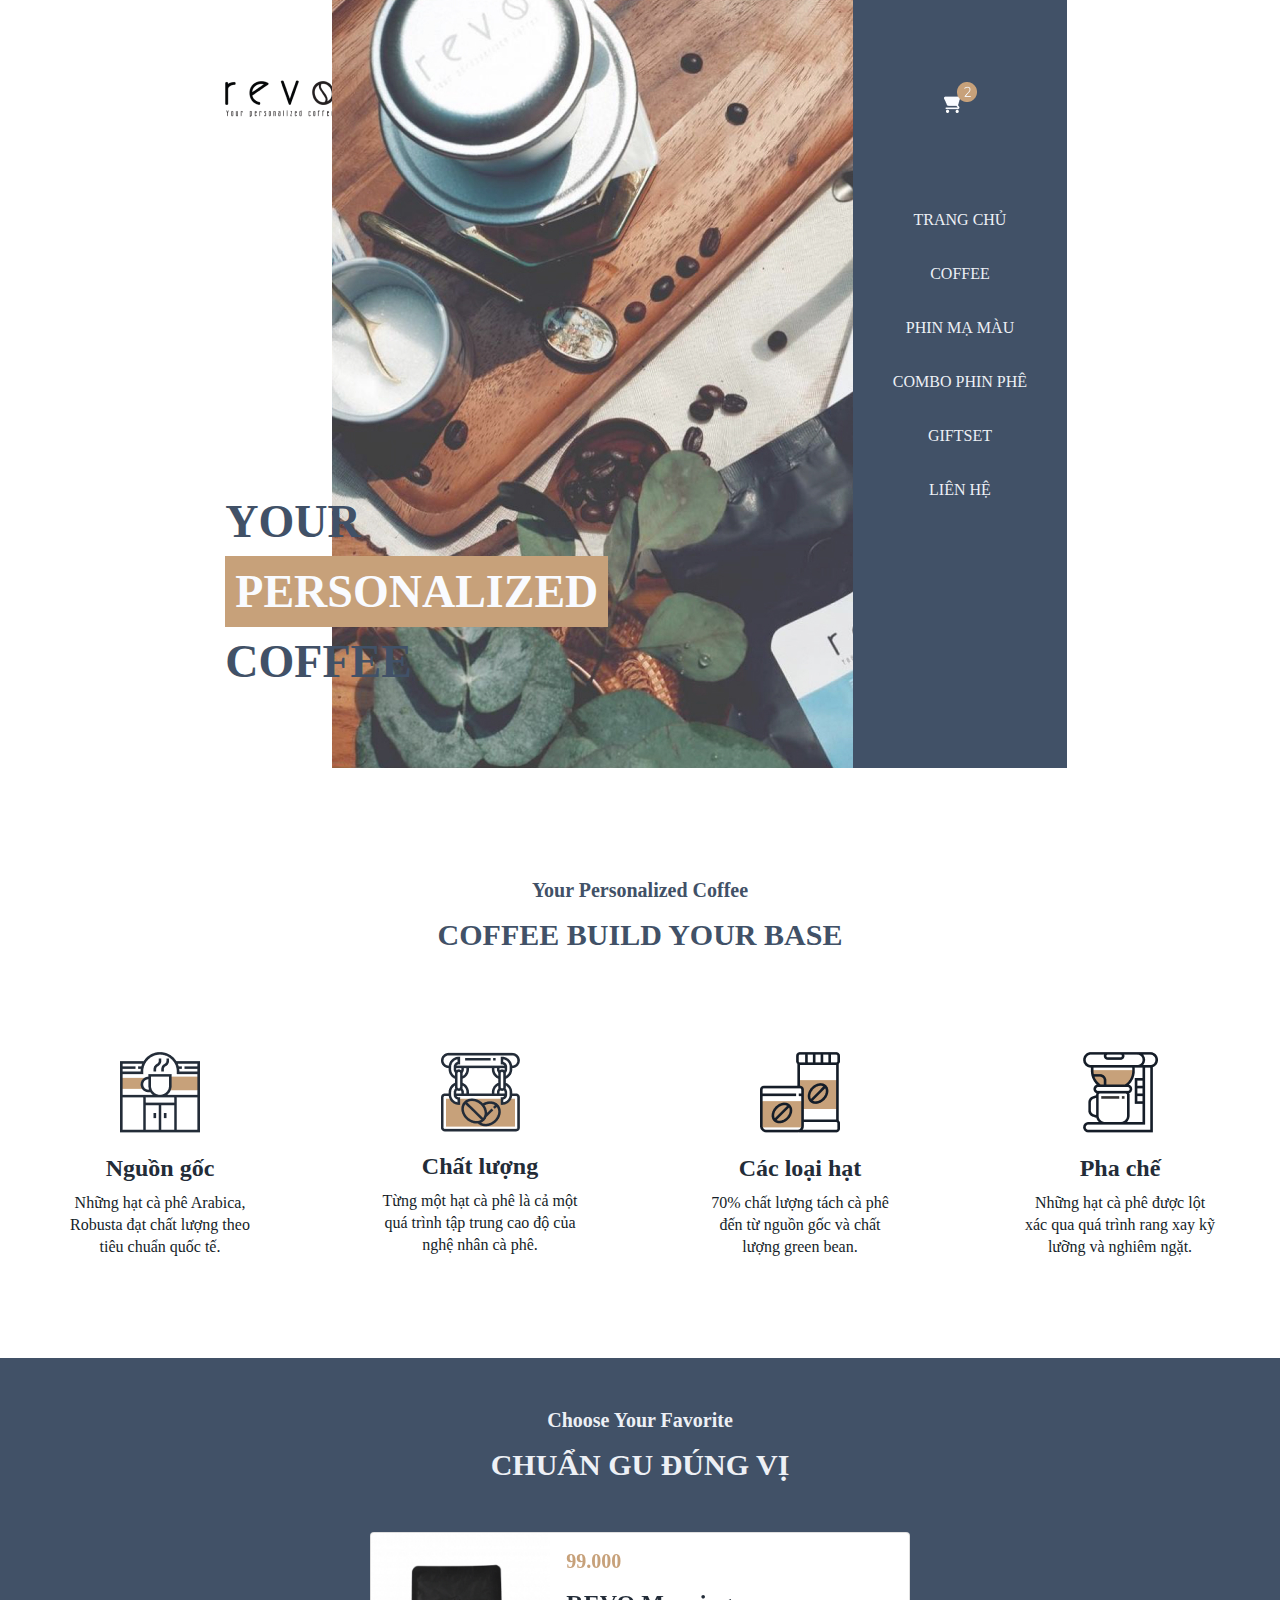
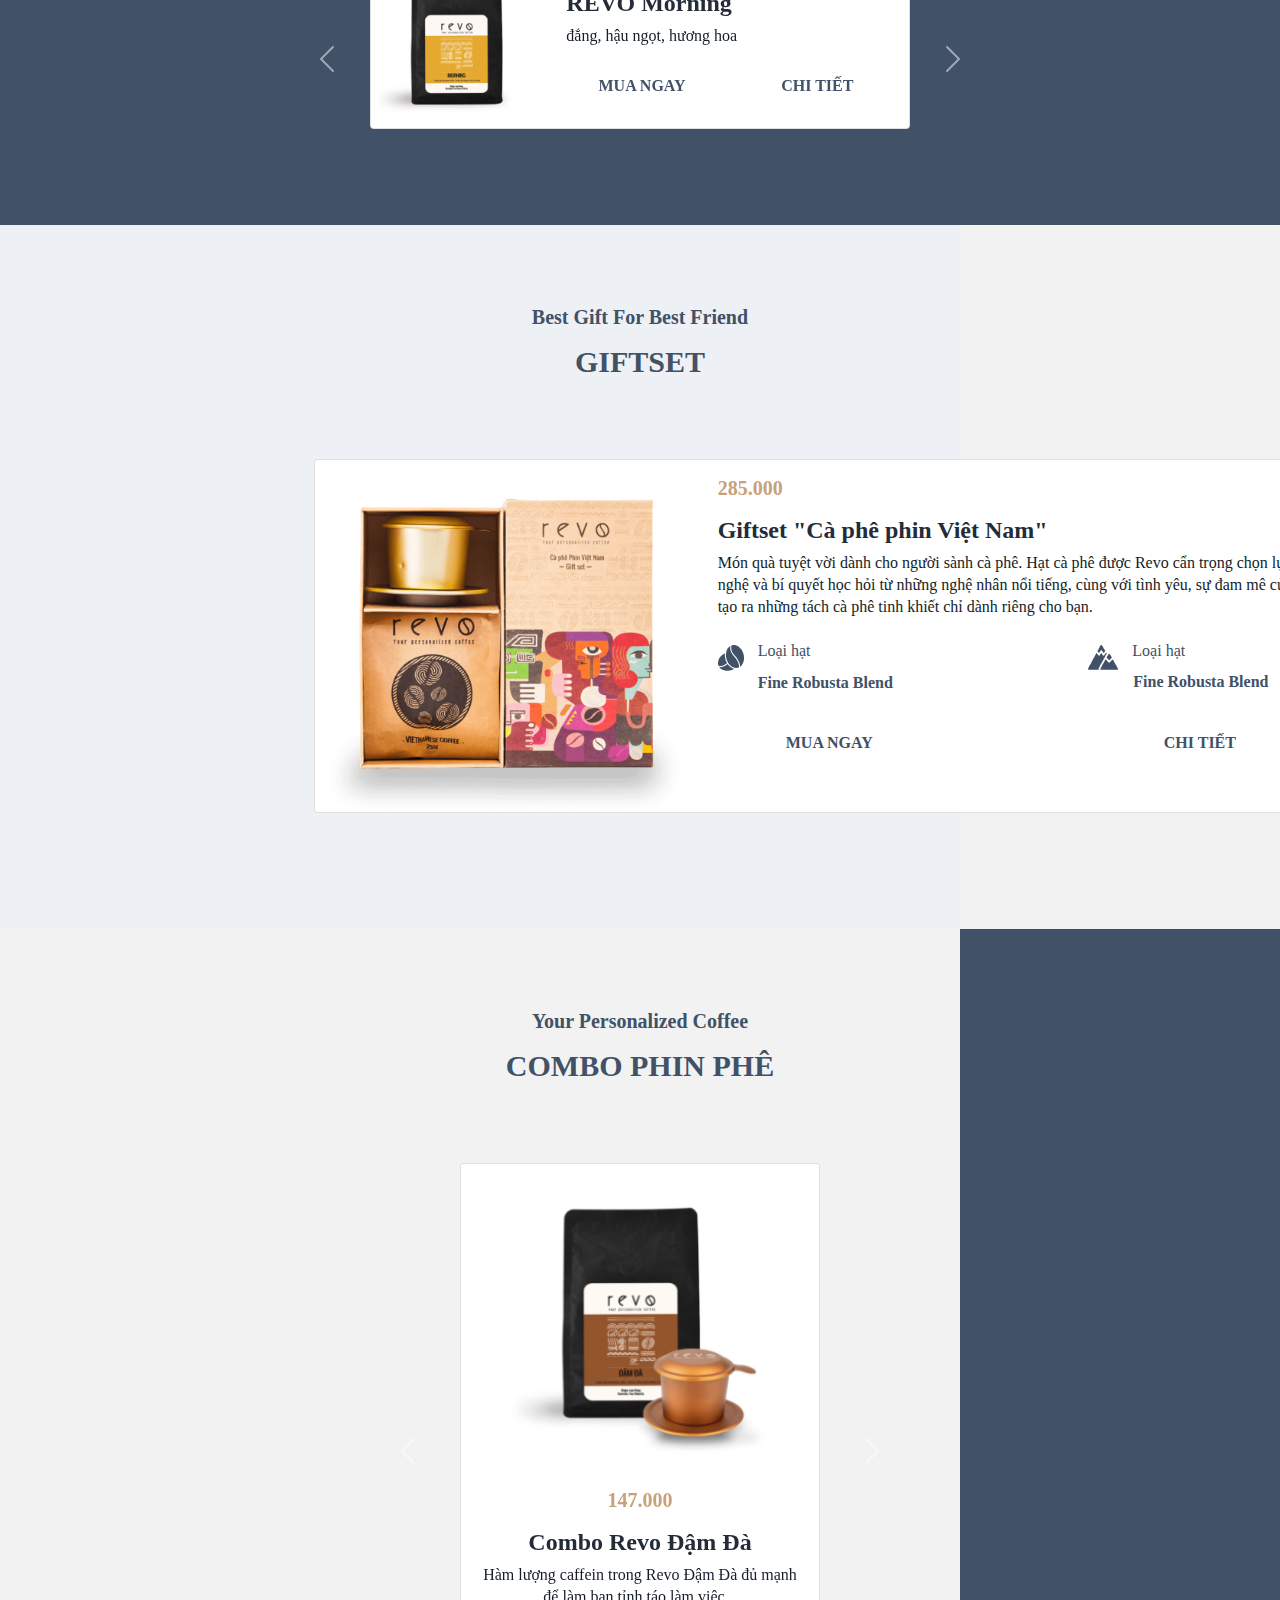
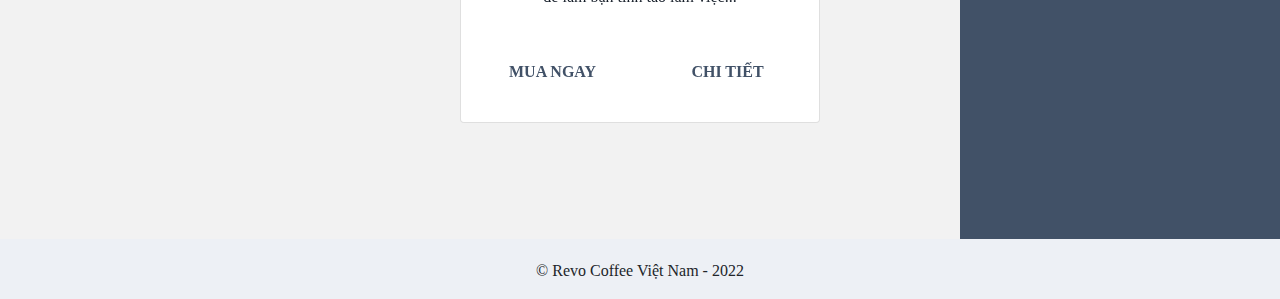
<file: My_site_2/index.html>
<!DOCTYPE html>
<html lang="en">
<head>
    <meta charset="UTF-8">
    <meta http-equiv="X-UA-Compatible" content="IE=edge">
    <meta name="viewport" content="width=device-width, initial-scale=1.0">
    <link rel="stylesheet" href="css/normalize.css">
    <link rel="stylesheet" href="css/bootstrap.css">
    <link rel="stylesheet" href="css/">
    <link rel="stylesheet" href="css/main.css">
    <title>Freebie Coffee</title>
</head>
<body>
    <div class="section s1">
        <div class="container-fluid">
            <div class="row">
                <div class="col-lg-1 col-md-12 offset-lg-2 text-center">
                    <img src="img/logo.png" alt="Logo" class="logo1 text-center">
                    <p class="p1">YOUR <b class="p1-2">PERSONALIZED</b>  COFFEE</p>
                </div>
                <div class="col-lg-5 col-md-12 text-center">
                    <img src="img/01.jpg" alt="Photo" class="img1">
                </div>
                <div class="col-lg-2 col-md-12 offset-lg-0 c1 text-center">
                    <p class="img2"><a href="#"><img src="img/cart.png" alt="Cart"></a></p>
                    <p class="p2"><a href="#" class="a1">TRANG CHỦ</a></p>
                    <p class="p2"><a href="#" class="a1">COFFEE</a></p>
                    <p class="p2"><a href="#" class="a1">PHIN MẠ MÀU</a></p>
                    <p class="p2"><a href="#" class="a1">COMBO PHIN PHÊ</a></p>
                    <p class="p2"><a href="#" class="a1">GIFTSET</a></p>
                    <p class="p2"><a href="#" class="a1">LIÊN HỆ</a></p>
                </div>
            </div>
        </div>
    </div>
    <div class="section s2">
        <div class="container-fluid">
            <div class="row">
                <div class="col-lg-12 text-center p3">
                    <p class="p3-1">Your Personalized Coffee</p>
                    <p class="p3-2">COFFEE BUILD YOUR BASE</p>
                </div>
            </div>
            <div class="row">
                <div class="col-lg-3 text-center">
                    <img src="img/02.png" alt="">
                    <p class="p3-3">Nguồn gốc</p>
                    <p class="p3-4">Những hạt cà phê 
                        Arabica, Robusta đạt chất 
                        lượng theo tiêu chuẩn quốc tế.</p>
                </div>
                <div class="col-lg-3 text-center">
                    <img src="img/03.png" alt="">
                    <p class="p3-3">Chất lượng</p>
                    <p class="p3-4">Từng một hạt cà 
                        phê là cả một quá trình tập 
                        trung cao độ của nghệ nhân 
                        cà phê.</p>
                </div>
                <div class="col-lg-3 text-center">
                    <img src="img/04.png" alt="">
                    <p class="p3-3">Các loại hạt</p>
                    <p class="p3-4">70% chất lượng tách 
                        cà phê đến từ nguồn gốc và chất 
                        lượng green bean.</p>
                </div>
                <div class="col-lg-3 text-center">
                    <img src="img/05.png" alt="">
                    <p class="p3-3">Pha chế</p>
                    <p class="p3-4">Những hạt cà phê 
                        được lột xác qua quá trình 
                        rang xay kỹ lưỡng và nghiêm 
                        ngặt.</p>
                </div>
            </div>
        </div>
    </div>
    <div class="section s3">
        <div class="container">
            <div class="row">
                <div class="col-lg-12 col-md-12 col-sm-12 text-center">
                    <p class="p4-1">
                        Choose Your Favorite
                    </p>
                    <p class="p4-2">
                        CHUẨN GU ĐÚNG VỊ
                    </p>
                </div>
                <div class="col-lg-8 col-md-12 col-sm-12 offset-lg-2">
                    <main class="c2">
                        <div id="carousel1" class="carousel slide c2" data-bs-ride="carousel">
                            <div class="carousel-inner">
                                <div class="carousel-item c2 active">
                                    <div class="card mb-3 margin-slide" style="max-width: 540px;">
                                        <div class="row g-0">
                                            <div class="col-md-4">
                                                <img src="img/slide1_1.jpg" class="img-fluid rounded-start d-block w-100" alt="...">
                                            </div>
                                            <div class="col-md-8">
                                                <div class="card-body">
                                                    <p class="card-text p5-1">99.000</p>
                                                    <h5 class="card-title p5-2">REVO Morning</h5>
                                                    <p class="card-text p5-3">đắng, hậu ngọt, hương hoa </p>
                                                    <div class="row">
                                                        <div class="col-md-6 m2">
                                                            <p class="card-text p5-4 text-center"><a href="#" class="p5-4">MUA NGAY</a></p>
                                                        </div>
                                                        <div class="col-md-6 m2">
                                                            <p class="card-text p5-4 text-center"><a href="#" class="p5-4">CHI TIẾT</a></p>
                                                        </div>
                                                    </div>
                                                </div>
                                            </div>
                                        </div>
                                    </div>
                                </div>
                                <div class="carousel-item c2">
                                    <div class="card mb-3 margin-slide" style="max-width: 540px;">
                                        <div class="row g-0">
                                            <div class="col-md-4">
                                                <img src="img/slide1_2.jpg" class="img-fluid rounded-start d-block w-100" alt="...">
                                            </div>
                                            <div class="col-md-8">
                                                <div class="card-body">
                                                    <p class="card-text p5-1">85.000</p>
                                                    <h5 class="card-title p5-2">REVO Everyday</h5>
                                                    <p class="card-text p5-3">cân bằng, hậu đắng, vị chocolate</p>
                                                    <div class="row">
                                                        <div class="col-md-6 m2">
                                                            <p class="card-text p5-4 text-center"><a href="#" class="p5-4">MUA NGAY</a></p>
                                                        </div>
                                                        <div class="col-md-6 m2">
                                                            <p class="card-text p5-4 text-center"><a href="#" class="p5-4">CHI TIẾT</a></p>
                                                        </div>
                                                    </div>
                                                </div>
                                            </div>
                                        </div>
                                    </div>
                                </div>
                                <div class="carousel-item c2">
                                    <div class="card mb-3 margin-slide" style="max-width: 540px;">
                                        <div class="row g-0">
                                            <div class="col-md-4">
                                                <img src="img/slide1_3.jpg" class="img-fluid rounded-start d-block w-100" alt="...">
                                            </div>
                                            <div class="col-md-8">
                                                <div class="card-body">
                                                    <p class="card-text p5-1">139.000</p>
                                                    <h5 class="card-title p5-2">REVO Origin</h5>
                                                    <p class="card-text p5-3">hậu ngọt, ít đắng, vị chua dâu</p>
                                                    <div class="row">
                                                        <div class="col-md-6 m2">
                                                            <p class="card-text p5-4 text-center"><a href="#" class="p5-4">MUA NGAY</a></p>
                                                        </div>
                                                        <div class="col-md-6 m2">
                                                            <p class="card-text p5-4 text-center"><a href="#" class="p5-4">CHI TIẾT</a></p>
                                                        </div>
                                                    </div>
                                                </div>
                                            </div>
                                        </div>
                                    </div>
                                </div>
                                <div class="carousel-item c2">
                                    <div class="card mb-3 margin-slide" style="max-width: 540px;">
                                        <div class="row g-0">
                                            <div class="col-md-4">
                                                <img src="img/slide1_4.jpg" class="img-fluid rounded-start d-block w-100" alt="...">
                                            </div>
                                            <div class="col-md-8">
                                                <div class="card-body">
                                                    <p class="card-text p5-1">75.000</p>
                                                    <h5 class="card-title p5-2">REVO Đậm Đà</h5>
                                                    <p class="card-text p5-3">đậm đà, đắng, truyền thống    </p>
                                                    <div class="row">
                                                        <div class="col-md-6 m2">
                                                            <p class="card-text p5-4 text-center"><a href="#" class="p5-4">MUA NGAY</a></p>
                                                        </div>
                                                        <div class="col-md-6 m2">
                                                            <p class="card-text p5-4 text-center"><a href="#" class="p5-4">CHI TIẾT</a></p>
                                                        </div>
                                                    </div>
                                                </div>
                                            </div>
                                        </div>
                                    </div>
                                </div>
                            </div>
                            <button class="carousel-control-prev" type="button" href="#carousel1"  data-bs-slide="prev">
                                <span class="carousel-control-prev-icon" aria-hidden="true"></span>
                                <span class="visually-hidden">Предыдущий</span>
                            </button>
                            <button class="carousel-control-next" type="button" href="#carousel1"  data-bs-slide="next">
                                <span class="carousel-control-next-icon" aria-hidden="true"></span>
                                <span class="visually-hidden">Следующий</span>
                            </button>
                        </div>
                    </main>
                </div>
            </div>
        </div>
    </div>
    <div class="section s4">
        <div class="container-fluid">
            <div class="row">
                <div class="col-lg-6 offset-lg-3">
                    <p class="p6-1 text-center">
                        Best Gift For Best Friend
                    </p>
                    <p class="p6-2 text-center">
                        GIFTSET
                    </p>
                </div>
                <div class="row c3">
                    <div class="card mb-3 offset-lg-3" style="max-width: 1150px; max-height: 1000px;">
                        <div class="row g-0">
                            <div class="col-md-4">
                                <img src="img/img1.png" class="img-fluid rounded-start" alt="...">
                            </div>
                            <div class="col-md-8">
                                <div class="card-body">
                                    <p class="cart-text p5-1">285.000</p>
                                    <h5 class="card-title p5-2">Giftset "Cà phê phin Việt Nam"</h5>
                                    <p class="card-text p5-3">Món quà tuyệt vời dành 
                                        cho người sành cà phê. Hạt cà phê được Revo 
                                        cẩn trọng chọn lựa, rang xay theo công nghệ 
                                        và bí quyết học hỏi từ những nghệ nhân nổi 
                                        tiếng, cùng với tình yêu, sự đam mê của 
                                        người làm cà phê… tạo ra những tách cà 
                                        phê tinh khiết chỉ dành riêng cho bạn.</p>
                                    <div class="row">
                                        <div class="col-lg-6 col-md-6">
                                            <img src="img/06.png" alt="" class="img4">
                                            <text class="p6-3">Loại hạt</text>
                                            <br>
                                            <text class="p6-4">Fine Robusta Blend</text>
                                        </div>
                                        <div class="col-lg-6 col-md-6">
                                            <img src="img/07.png" alt="" class="img4">
                                            <text class="p6-3-1">Loại hạt</text>
                                            <br>
                                            <text class="p6-4-1">Fine Robusta Blend</text>
                                        </div>
                                    </div>
                                    <div class="row m1">
                                        <div class="col-md-4">
                                            <p class="card-text p5-4 text-center"><a href="#" class="p5-4 m1">MUA NGAY</a></p>
                                        </div>
                                        <div class="col-md-4 offset-md-2">
                                            <p class="card-text p5-4 text-center"><a href="#" class="p5-4 m1">CHI TIẾT</a></p>
                                        </div>
                                    </div>
                                </div>
                            </div>
                        </div>
                    </div>
                </div>
            </div>
        </div>
    </div>
    <div class="section s5">
        <div class="container">
            <div class="row">
                <div class="col-lg-6 offset-lg-3">
                    <p class="p6-1 text-center">Your Personalized Coffee</p>
                    <p class="p6-2 text-center">COMBO PHIN PHÊ</p>
                </div>
            </div>
            <div class="row">
                <div class="col-lg-6 col-md-12 col-sm-12 offset-lg-3 text-center">
                    <main class="m3">
                        <div id="carousel2" class="carousel slide" data-bs-ride="carousel">
                            <div class="carousel-inner">
                                <div class="carousel-item active">
                                    <div class="card mb-3 text-center margin-slide" style="width: 360px; height: 560px;">
                                        <img src="img/slide2_1.jpg" class="card-img-top" alt="...">
                                        <div class="card-body">
                                            <p class="card-text p5-1">147.000</p>
                                            <h5 class="card-title p5-2">Combo Revo Đậm Đà</h5>
                                            <p class="card-text p5-3">Hàm lượng caffein trong 
                                                Revo Đậm Đà đủ mạnh để làm bạn tỉnh táo làm 
                                                việc...</p>
                                            <div class="row">
                                                <div class="col-md-6 m1">
                                                    <p class="card-text p5-4 text-center"><a href="#" class="p5-4">MUA NGAY</a></p>
                                                </div>
                                                <div class="col-md-6 m1">
                                                    <p class="card-text p5-4 text-center"><a href="#" class="p5-4">CHI TIẾT</a></p>
                                                </div>
                                            </div>
                                        </div>
                                    </div>
                                </div>
                                <div class="carousel-item">
                                    <div class="card mb-3 text-center margin-slide" style="width: 360px; height: 560px;">
                                        <img src="img/slide2_2.jpg" class="card-img-top" alt="...">
                                        <div class="card-body">
                                            <p class="card-text p5-1">156.000</p>
                                            <h5 class="card-title p5-2">Combo Revo Everyday</h5>
                                            <p class="card-text p5-3">Revo Everyday được phối 
                                                trộn giữa vị đắng của hạt Robusta và hương thơm...</p>
                                            <div class="row">
                                                <div class="col-md-6 m1">
                                                    <p class="card-text p5-4 text-center"><a href="#" class="p5-4">MUA NGAY</a></p>
                                                </div>
                                                <div class="col-md-6 m1">
                                                    <p class="card-text p5-4 text-center"><a href="#" class="p5-4">CHI TIẾT</a></p>
                                                </div>
                                            </div>
                                        </div>
                                    </div>
                                </div>
                                <div class="carousel-item">
                                    <div class="card mb-3 text-center margin-slide" style="width: 360px; height: 560px;">
                                        <img src="img/slide2_3.jpg" class="card-img-top" alt="...">
                                        <div class="card-body">
                                            <p class="card-text p5-1">275.000</p>
                                            <h5 class="card-title p5-2">Combo Revo Honey</h5>
                                            <p class="card-text p5-3">Honey – trong tên gọi 
                                                Revo Honey đến từ phương pháp chế biến hạt 
                                                Arabica...</p>
                                            <div class="row">
                                                <div class="col-md-6 m1">
                                                    <p class="card-text p5-4 text-center"><a href="#" class="p5-4 m1">MUA NGAY</a></p>
                                                </div>
                                                <div class="col-md-6 m1">
                                                    <p class="card-text p5-4 text-center"><a href="#" class="p5-4">CHI TIẾT</a></p>
                                                </div>
                                            </div>
                                        </div>
                                    </div>
                                </div>
                            </div>
                            <button class="carousel-control-prev" type="button" data-bs-target="#carousel2"  data-bs-slide="prev">
                                <span class="carousel-control-prev-icon" aria-hidden="true"></span>
                                <span class="visually-hidden">Предыдущий</span>
                            </button>
                            <button class="carousel-control-next" type="button" data-bs-target="#carousel2"  data-bs-slide="next">
                                <span class="carousel-control-next-icon" aria-hidden="true"></span>
                                <span class="visually-hidden">Следующий</span>
                            </button>
                        </div>
                    </main>
                </div>
            </div>
        </div>
    </div>
    <div class="section s6">
        <div class="container-fluid">
            <div class="row">
                <div class="box3 text-center">
                    <p class="p7-1">© Revo Coffee Việt Nam - 2022</p>
                </div>
            </div>
        </div>
    </div>
    <script src="js/bootstrap.bundle.js"></script>
</body>
</html>
</file>
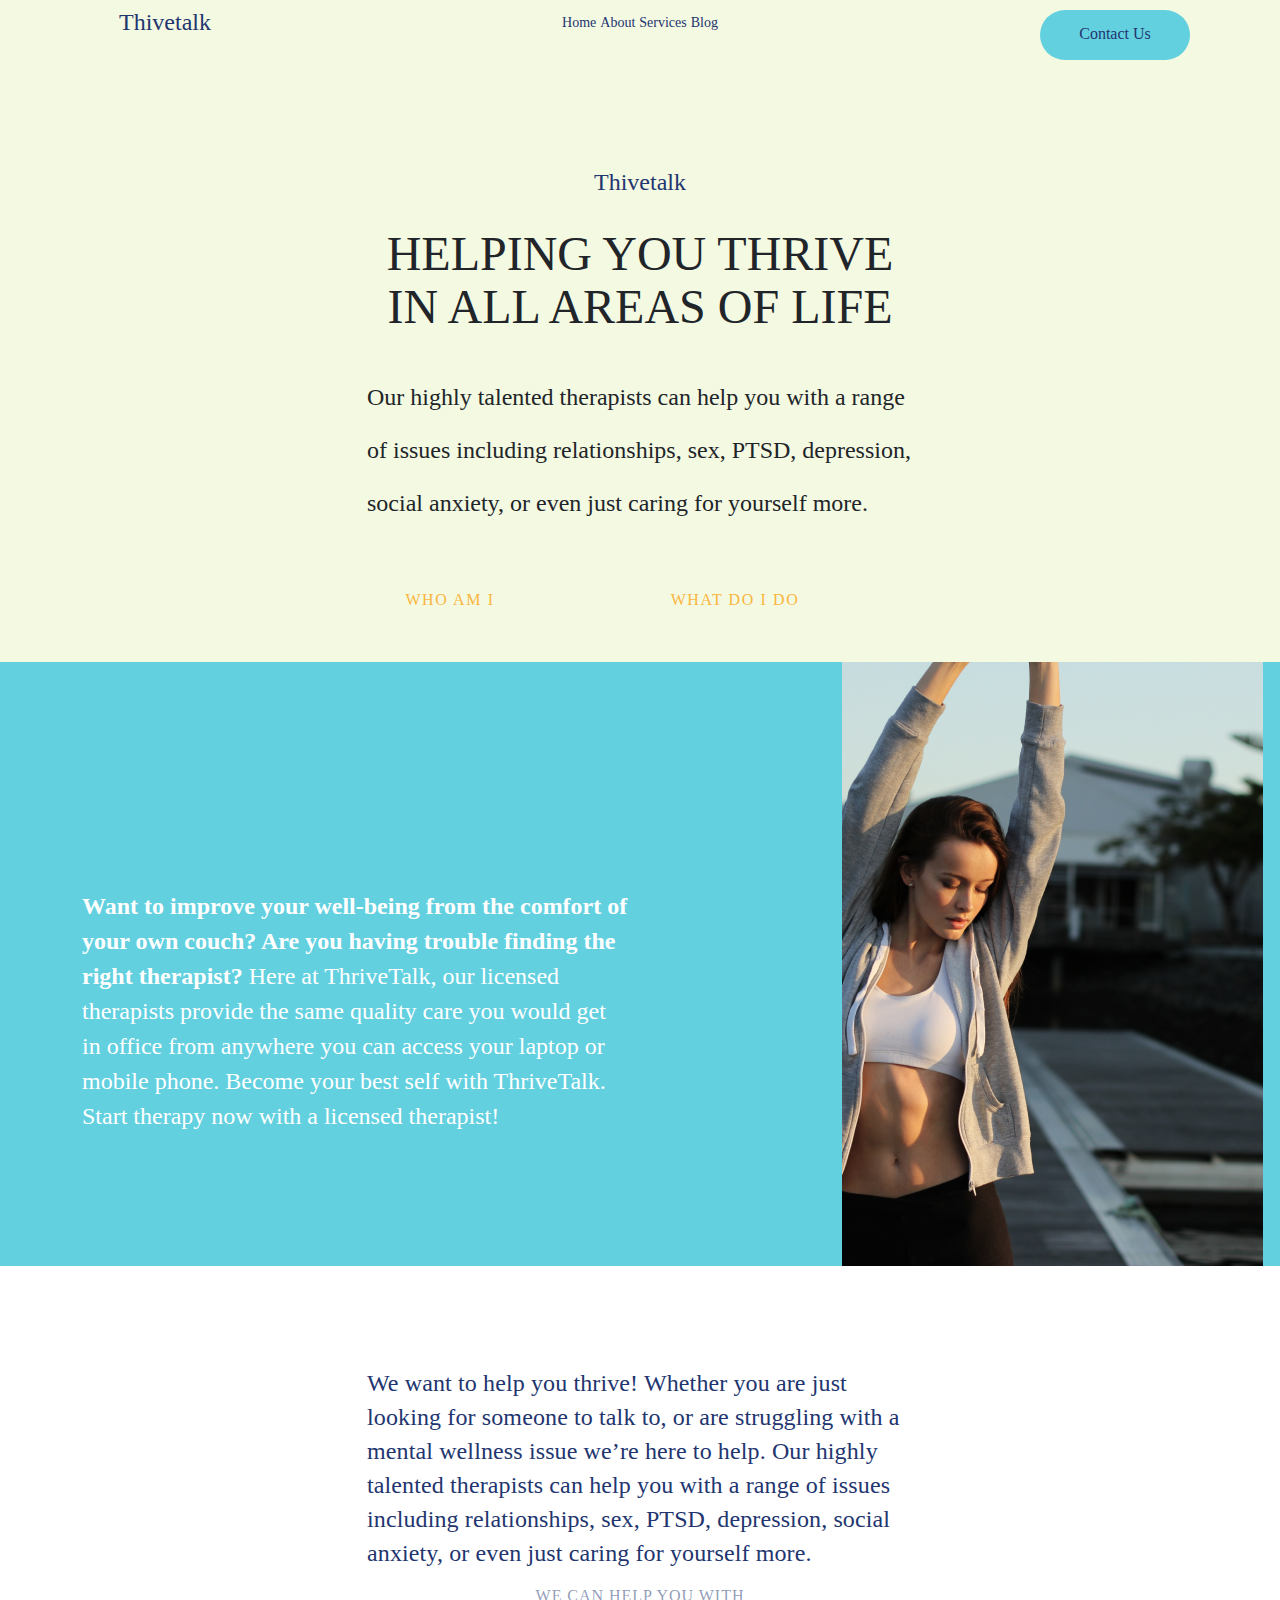
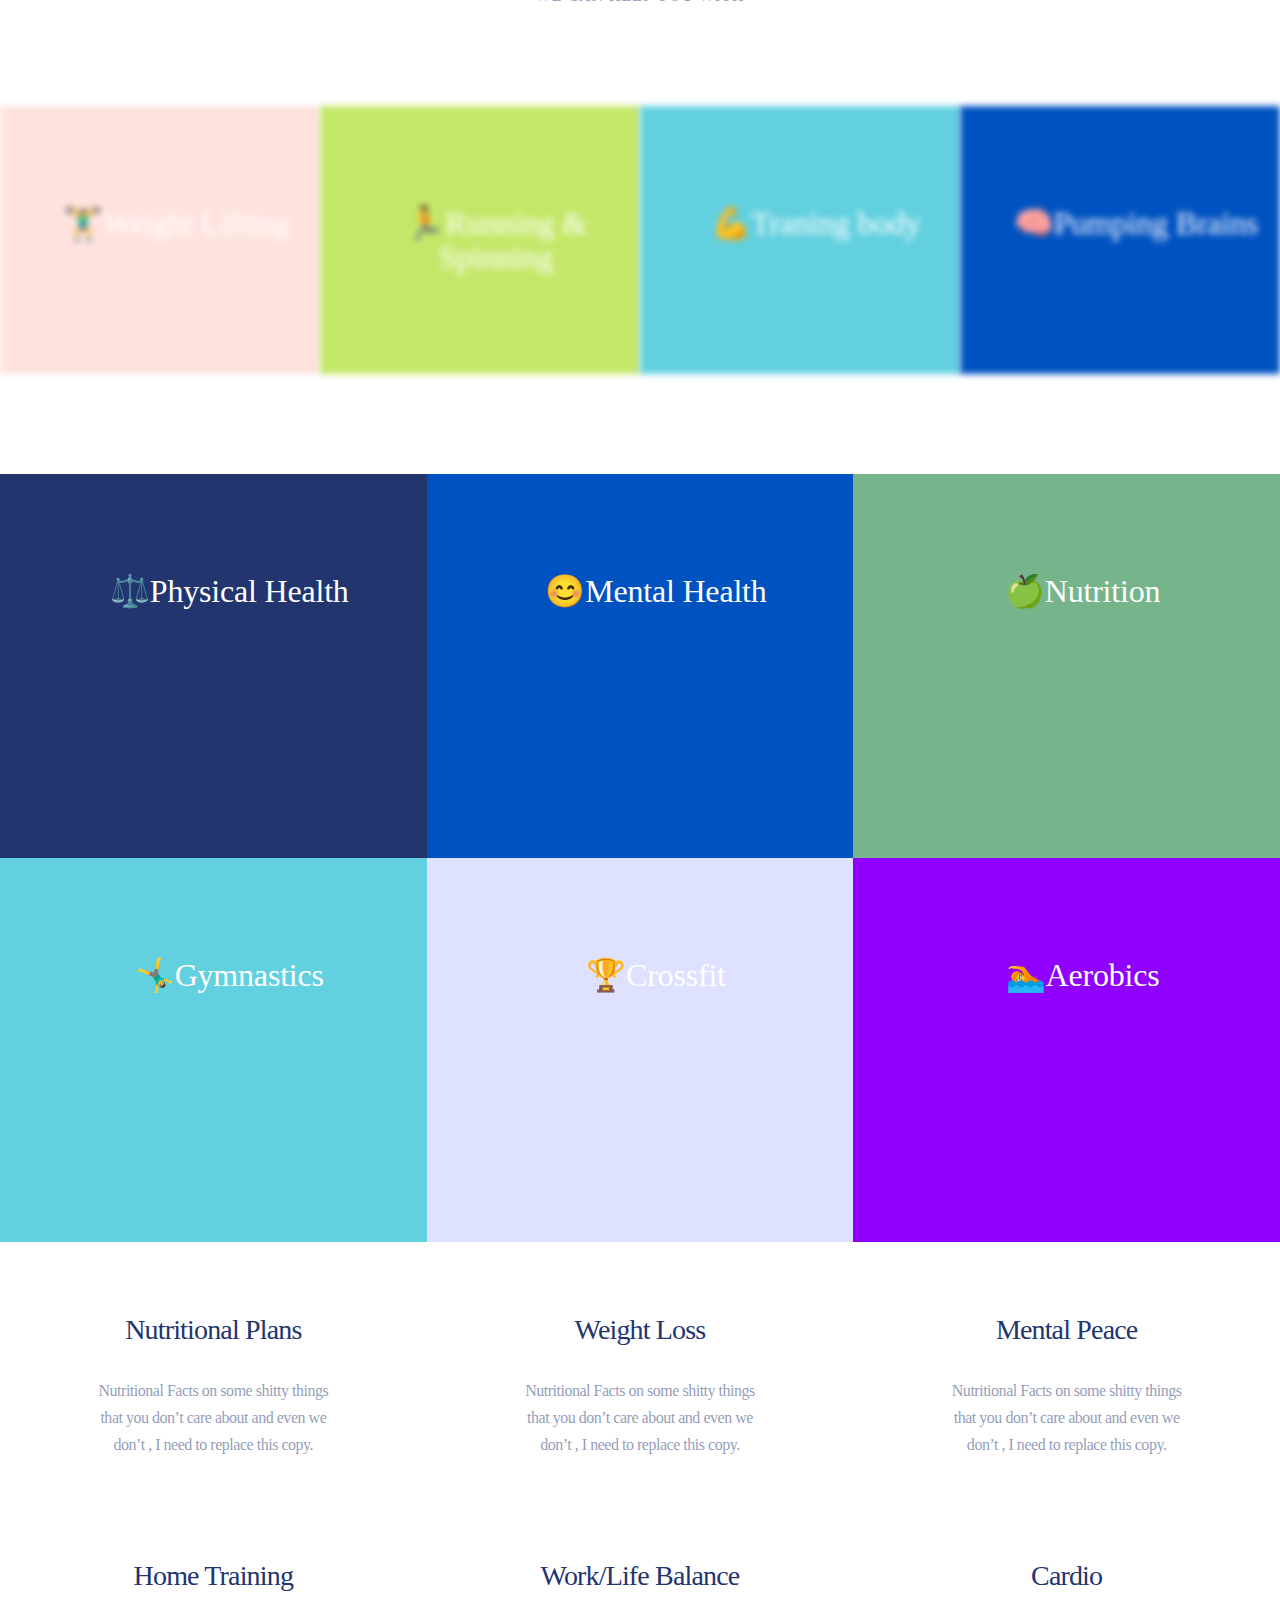
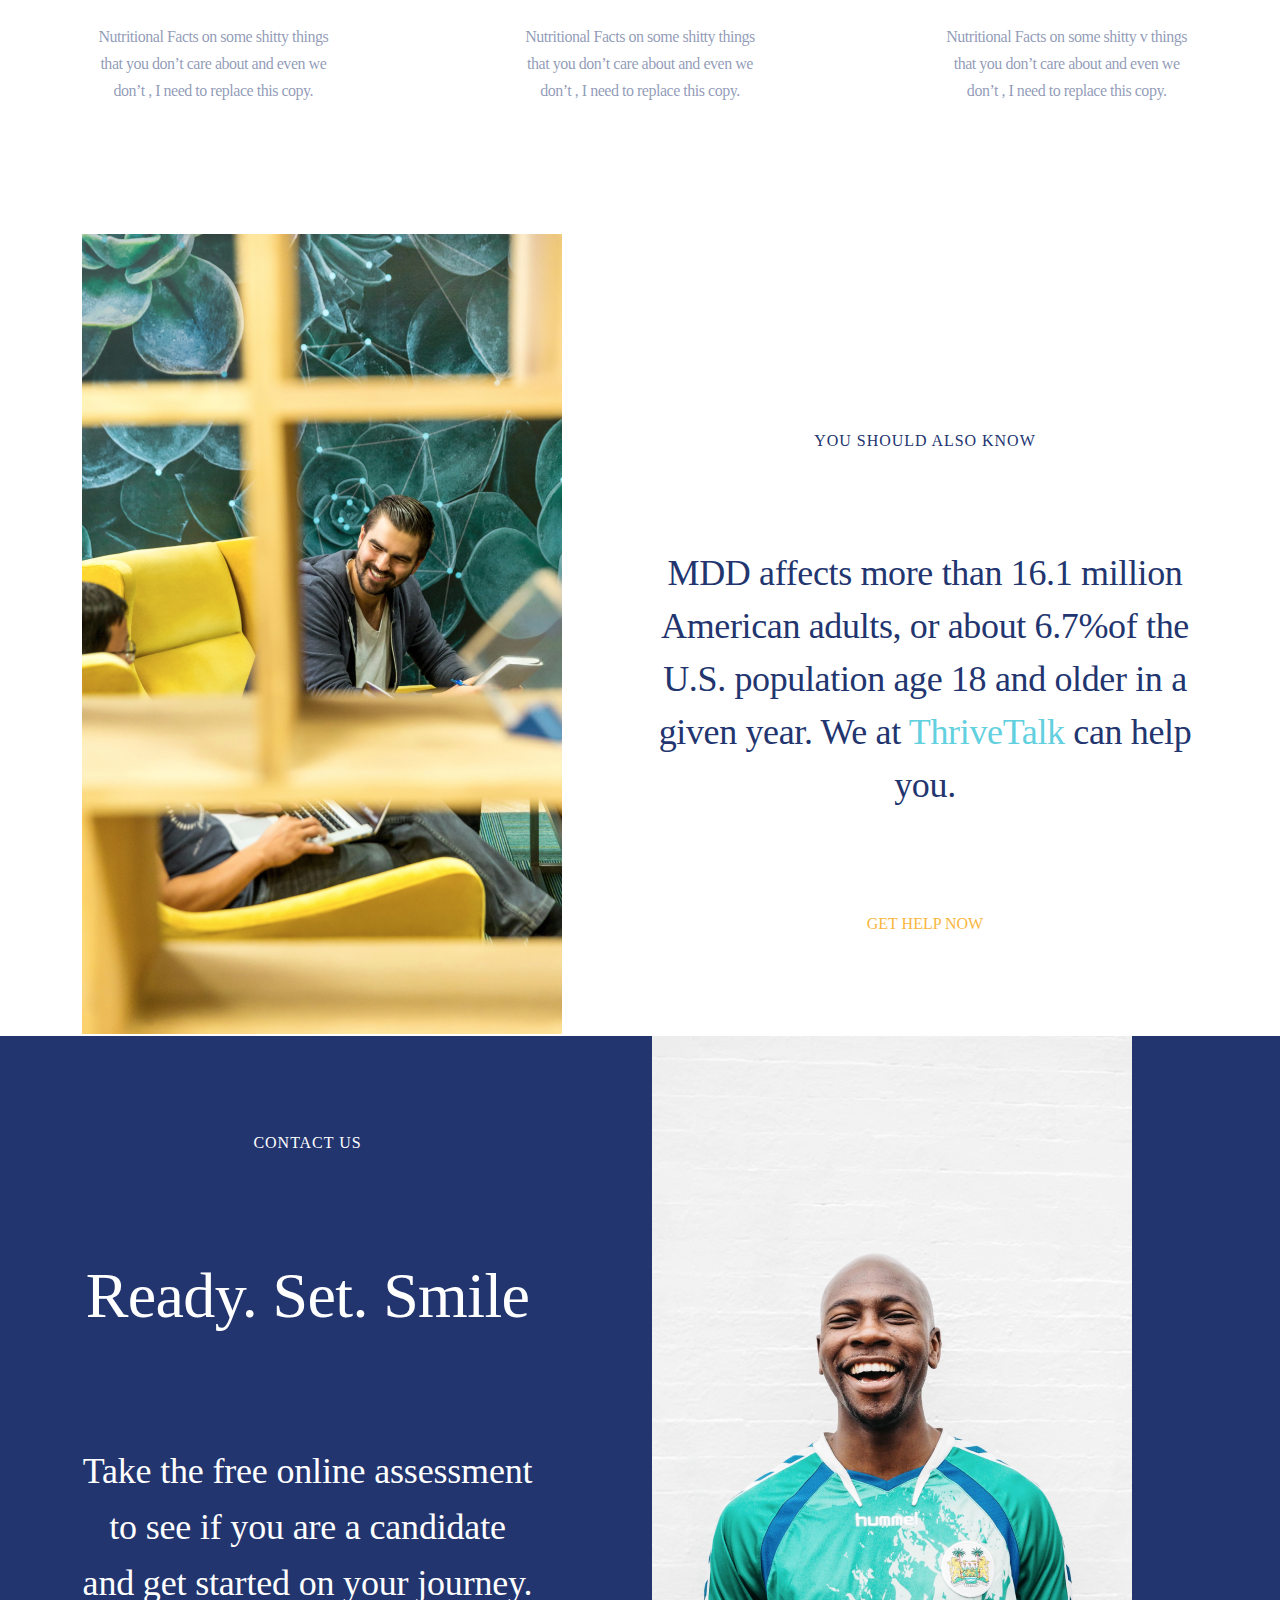
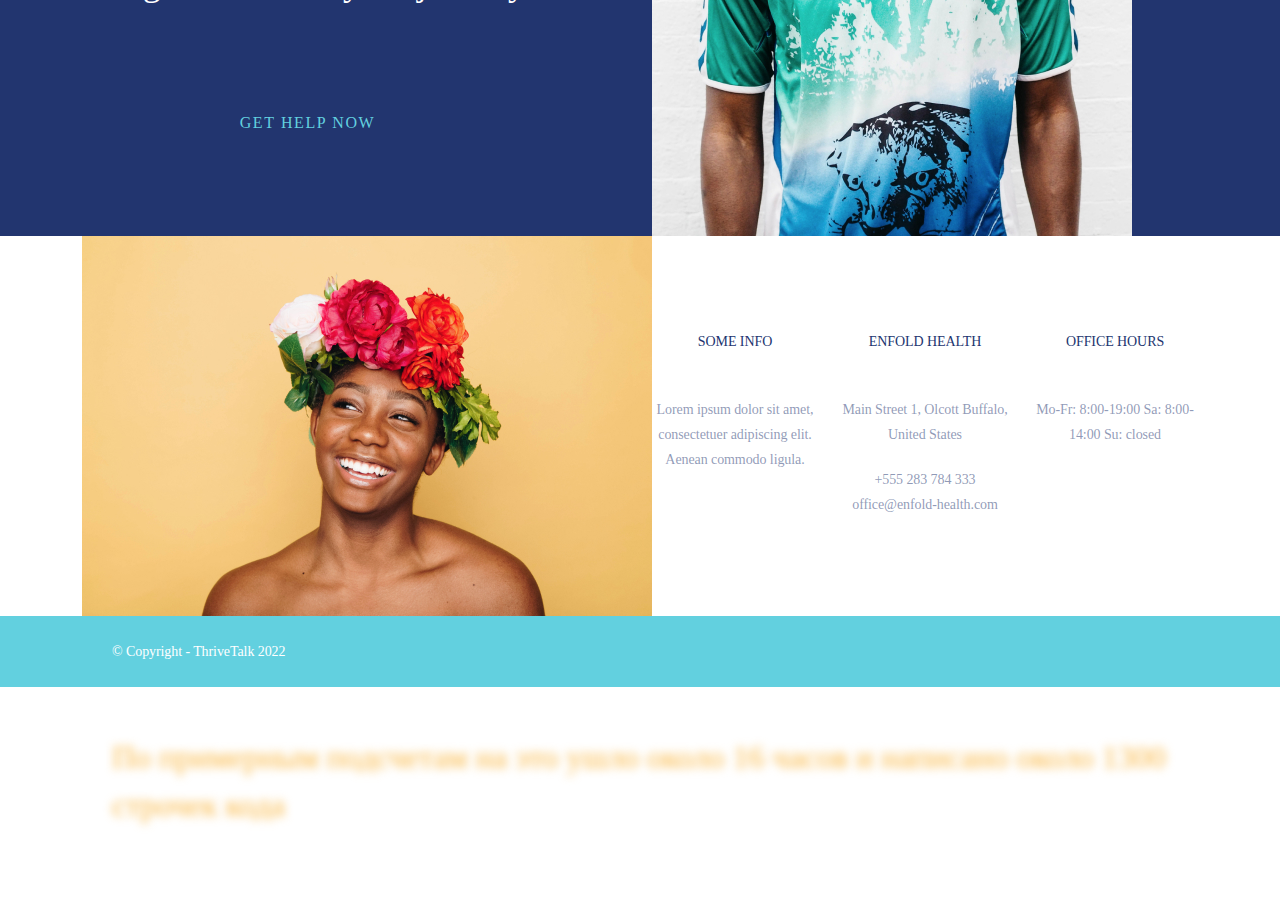
<file: My_site_1/src/index.html>
<!DOCTYPE html>
<html>
    <head>
        <meta charset="utf-8">
        <meta http-equiv="X-UA-Compatible" content="IE=edge">
        <title>Thivetalk</title>
        <meta name="description" content="">
        <meta name="viewport" content="width=device-width, initial-scale=1">
        <link rel="stylesheet" href="css/normalize.css">
        <link rel="stylesheet" href="css/main.css">
        <link rel="stylesheet" href="css/bootstrap.css">
        <style>
            a{
                text-decoration: none;
            }
        </style>
    </head>
    <body>
        <div class="section box1">
            <div class="container">
                <div class="row">
                    <div class="col-lg-2 col-md-3 col-sm-3 text-center">
                        <div class="link-ease-in-out c1">
                            <a href="#" class="header-1">Thivetalk</a>
                        </div>
                    </div>
                    <div class="col-lg-4 offset-lg-2 col-md-4 offset-md-1 col-sm-6 offset-sm-0 col-6 offset-3 text-center a1">
                        <div class="link-ease-in-out c1">
                            <a href="#" class="header-2">Home</a>
                            <a href="#" class="header-2">About</a>
                            <a href="#" class="header-2">Services</a>
                            <a href="#" class="header-2">Blog</a>
                        </div>
                    </div>
                    <div class="col-lg-2 col-md-3 col-sm-3 offset-lg-2 offset-md-1 offset-sm-0 col-3 offset-4 text-center">
                        <div class="link-ease-in-out c1">
                            <a href="#" class="contact">Contact Us</a>
                        </div>
                    </div>
                </div>
            </div>
            <div class="container c2">
                <div class="row">
                    <div class="col-lg-4 offset-lg-4 col-md-10 offset-md-1 col-sm-12 col-12 offset-0 text-center">
                        <div class="link-ease-in-out c1">
                            <a href="#" class="header-1">Thivetalk</a>
                        </div>
                    </div>
                </div>
                <div class="row c3">
                    <div class="col-lg-6 offset-lg-3 col-md-10 offset-md-1 col-sm-12 col-12 offset-0 c3">
                        <h1 class="text-uppercase c3 header-3">HELPING YOU THRIVE IN ALL AREAS OF LIFE</h1>
                    </div>
                </div>
                <div class="row">
                    <div class="col-lg-6 offset-lg-3 col-md-10 offset-md-1 col-sm-12  col-12 offset-0 m1">
                        <h1 class="text header-4">Our highly talented therapists can help you with a range
                            of issues including relationships, sex, PTSD, depression, social anxiety, or 
                            even just caring for yourself more.</h1>
                    </div>
                </div>
                <div class="row">
                    <div class="col-lg-2 offset-lg-3 col-md-6 col-sm-6 m1 col-6 offset-0 text-center"><a href="#" class="hover1 text-uppercase text1">Who am i</a></div>
                    <div class="col-lg-2 offset-lg-1 col-md-6 col-sm-6 m1 col-6 offset-0 text-center"><a href="#" class="hover1 text-uppercase text1">What do i do</a></div>
                </div>
            </div>
        </div>
        <div class="section box3">
            <div class="container">
                <div class="row">
                    <div class="col-lg-8">
                        <div class="row">
                            <div class="col-lg-6 col-md-6 col-sm-6 offset-3 col-6 offset-lg-0">
                                <h1 class="header-5 c4">Why Thrive?</h1>
                            </div>
                        </div>
                        <div class="row">
                            <div class="col-lg-9 col-md-8  col-sm-12 offset-md-1 offset-lg-0 offset-sm-0 col-12 offset-0"><p class="p1"><strong>Want to improve your well-being from the comfort 
                                of your own couch? Are you having trouble finding
                                the right therapist?</strong> Here at ThriveTalk, our licensed 
                                therapists provide the same quality care you would get 
                                in office from anywhere you can access your laptop or 
                                mobile phone. Become your best self with ThriveTalk.  
                                Start therapy now with a licensed therapist!</p></div>
                        </div>
                    </div>
                    <div class="col-lg-4 col-md-10 col-sm-12 offset-md-1 offset-sm-0 col-12 offset-0 offset-lg-0">
                        <img src="img/06 — копия.png" alt="Картинка">
                    </div>
                    <!-- <div class="col-1 offset-0">
                        <img src="img/06_2.png" alt="Картинка">
                    </div> -->
                </div>
            </div>
        </div>
        <div class="section box4">
            <div class="container">
                <div class="row">
                    <div class="col-lg-6 col-md-8 col-sm-10 offset-lg-3 offset-md-2 offset-sm-1">
                        <p class="p2 m2">We want to help you thrive! Whether you are just looking 
                            for someone to talk to, or are struggling with a mental 
                            wellness issue we’re here to help.  Our highly talented 
                            therapists can help you with a range of issues including 
                            relationships, sex, PTSD, depression, social anxiety, or 
                            even just caring for yourself more.
                        </p>
                    </div>
                </div>
                <div class="row">
                    <div class="col-lg-4 col-md-6 col-sm-8 offset-lg-4 offset-md-3 offset-sm-2">
                        <p class="text-uppercase p3">WE CAN HELP YOU WITH</p>
                    </div>
                </div>
            </div>
        </div>
        <div class="section s4">
            <div class="container-fluid">
                <div class="row">
                    <div class="col-lg-3 col-md-6 col-sm-12 color1 text-center blur-image">
                        <ol><li class="sis1 m2 text-center m3">Weight Lifting</li></ol>
                    </div>
                    <div class="col-lg-3 col-md-6 col-sm-12 color2 blur-image">
                        <ol><li class="sis1 m2 text-center m3 sis2">Running  & Spinning</li></ol>
                    </div>
                    <div class="col-lg-3 col-md-6 col-sm-12 color3 blur-image">
                        <ol><li class="sis1 m2 text-center m3 sis3">Traning body</li></ol>
                    </div>
                    <div class="col-lg-3 col-md-6 col-sm-12 color4 blur-image">
                        <ol><li class="sis1 m2 text-center m3 sis4">Pumping Brains</li></ol>
                    </div>
                </div>
            </div>
        </div>
        <div class="section">
            <div class="container-fluid">
                <div class="row">
                    <div class="col-lg-4 col-md-6 col-sm-12 text-center color5">
                        <ol><li class="sis sis1 sis5 m2 m4">Physical Health</li></ol>
                    </div>
                    <div class="col-lg-4 col-md-6 col-sm-12 text-center color6">
                        <ol>
                            <li class="sis sis1 sis6 m2 m4">Mental Health</li>
                        </ol>
                    </div>
                    <div class="col-lg-4 col-md-6 col-sm-12 text-center color7">
                        <ol>
                            <li class="sis sis1 sis7 m2 m4">Nutrition</li>
                        </ol>
                    </div>
                    <div class="col-lg-4 col-md-6 col-sm-12 text-center color8">
                        <ol><li class="sis sis1 sis8 m2 m4">Gymnastics</li></ol>
                    </div>
                    <div class="col-lg-4 col-md-6 col-sm-12 text-center color9">
                        <ol>
                            <li class="sis1 sis9 m2 m4">Crossfit</li>
                        </ol>
                    </div>
                    <div class="col-lg-4 col-md-6 col-sm-12 text-center color10">
                        <ol>
                            <li class="sis sis1 sis10 m2 m4">Aerobics</li>
                        </ol>
                    </div>
                </div>
            </div>
        </div>
        <div class="section m1">
            <div class="container-fluid">
                <div class="row">
                    <div class="col-lg-4 col-md-6 col-sm-12 text-center">
                        <p class="g1">Nutritional Plans</p>
                        <p class="g2">Nutritional Facts on some shitty 
                            things that you don’t care about and even 
                            we don’t , I need to replace this copy.</p>
                    </div>
                    <div class="col-lg-4 col-md-6 col-sm-12 text-center">
                        <p class="g1">Weight Loss</p>
                        <p class="g2">Nutritional Facts on some shitty 
                            things that you don’t care about and even we 
                            don’t , I need to replace this copy.</p>
                    </div>
                    <div class="col-lg-4 col-md-6 col-sm-12 text-center">
                        <p class="g1">Mental Peace</p>
                        <p class="g2">Nutritional Facts on some shitty things 
                            that you don’t care about and even we don’t , 
                            I need to replace this copy.</p>
                    </div>
                    <div class="col-lg-4 col-md-6 col-sm-12 text-center">
                        <p class="g1">Home Training</p>
                        <p class="g2">Nutritional Facts on some shitty 
                            things that you don’t care about and even we 
                            don’t , I need to replace this copy.</p>
                    </div>
                    <div class="col-lg-4 col-md-6 col-sm-12 text-center">
                        <p class="g1">Work/Life Balance</p>
                        <p class="g2">Nutritional Facts on some shitty 
                            things that you don’t care about and even 
                            we don’t , I need to replace this copy.</p>
                    </div>
                    <div class="col-lg-4 col-md-6 col-sm-12 text-center">
                        <p class="g1">Cardio</p>
                        <p class="g2">Nutritional Facts on some shitty v
                            things that you don’t care about and even 
                            we don’t , I need to replace this copy.</p>
                </div>
            </div>
        </div>
        <div class="section m2">
            <div class="container">
                <div class="row">
                    <div class="col-lg-5 col-md-12 col-sm-12 col-12 offset-0 text-center">
                        <img src="img/img1.jpg" alt="Картинка">
                    </div>
                    <div class="col-lg-6 offset-lg-1 col-md-12 col-sm-12 text-center">
                            <p class="g3 m7">YOU SHOULD ALSO KNOW</p>
                            <p class="g4 m6">MDD affects more than 16.1 million American adults, 
                                or about 6.7%of the U.S. population age 18 and older in a given 
                                year. We at <a href="#" class="link-ease-in-out header-5">ThriveTalk</a> can help you.</p>
                            <div class="m6"><a href="#" class="g5">GET HELP NOW</a></div>
                    </div>
                </div>
            </div>
        </div>
        <div class="section s2">
            <div class="container">
                <div class="row">
                    <div class="col-lg-5 col-md-12 col-sm-12 col-12 text-center">
                        <p class="g6 m6">CONTACT US</p>
                        <p class="g7 m6">Ready. Set. Smile</p>
                        <p class="g8 m6">Take the free online assessment to see if you are a candidate and get started on your journey.</p>
                        <div class="m6 text-center"><a href="#" class="g9">GET HELP NOW</a></div>
                    </div>
                    <div class="col-lg-5 col-md-12 col-sm-12 col-12 text-center offset-lg-1">
                        <img src="img/img2.jpg" alt="Картинка">
                    </div>
                </div>
            </div>
        </div>
        <div class="section">
            <div class="container">
                <div class="row">
                    <div class="col-lg-5 col-md-12 col-sm-12 col-12 offset-0 text-center">
                        <img src="img/img3.jpg" alt="Картинка">
                    </div>
                    <div class="col-lg-6 offset-lg-1 col-md-12 col-sm-12 text-center">
                        <div class="row">
                            <div class="col-lg-4 text-center">
                            <p class="g10">SOME INFO</p>
                            <p class="g11">Lorem ipsum dolor sit amet, 
                                consectetuer adipiscing elit. Aenean 
                                commodo ligula.</p>
                        </div>
                        <div class="col-lg-4 text-center">
                            <p class="g10 text-center">ENFOLD HEALTH</p>
                            <p class="g12 text-center">Main Street 1, Olcott
                                    Buffalo, United States</p>
                            <p class="g12 text-center">+555 283 784 333
                                office@enfold-health.com</p>
                        </div>
                        <div class="col-lg-4 text-center">
                            <p class="g10 text-center">OFFICE HOURS</p>
                            <p class="g11 text-center">Mo-Fr: 8:00-19:00
                                Sa: 8:00-14:00
                                Su: closed</p>
                        </div>
                    </div>
                </div>
            </div>
        </div>
        <div class="section s5">
            <div class="container">
                <p class="g13">©  Copyright - ThriveTalk  2022</p>
            </div>
        </div>
        <div class="section">
            <div class="container">
                <p class="my-words">По примерным подсчетам на это ушло около 16 часов и написано около 1300 строчек кода</p>
            </div>
        </div>
        <script src="" async defer></script>
    </body>
</html>
</file>
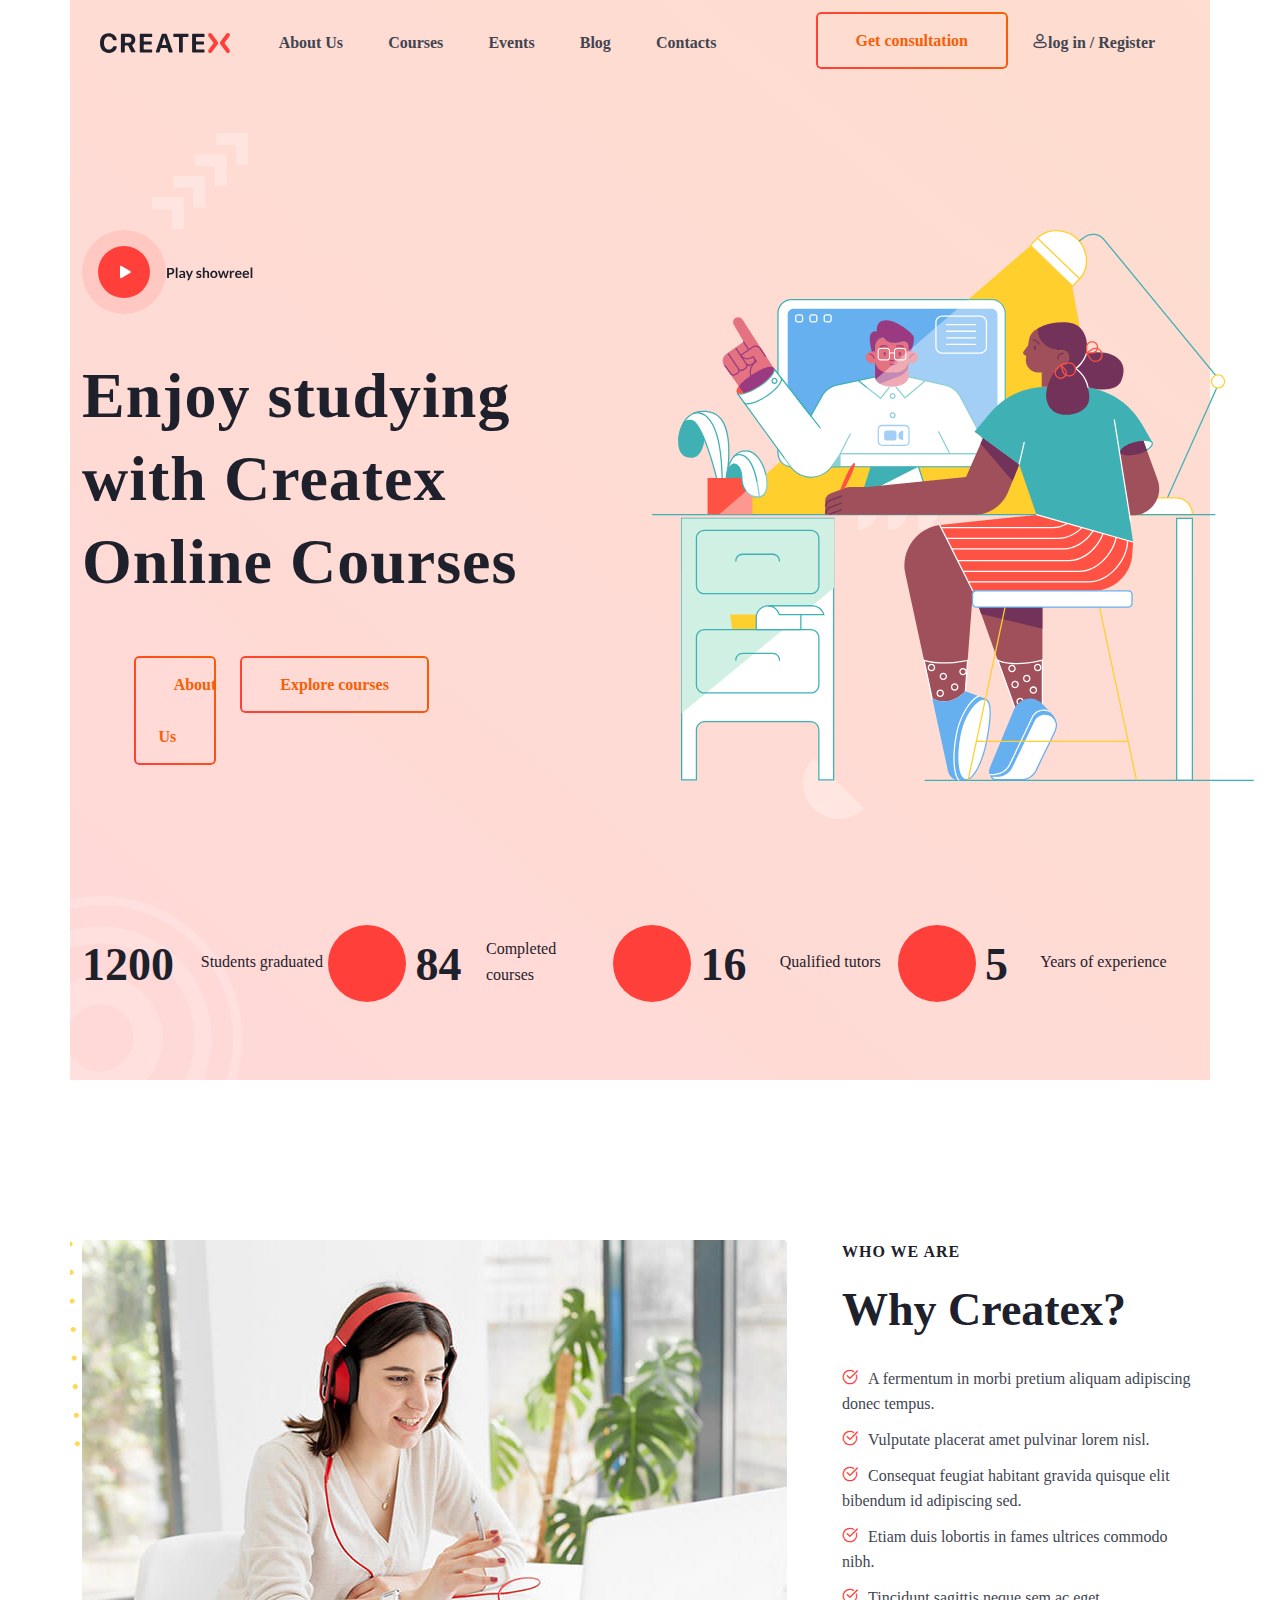
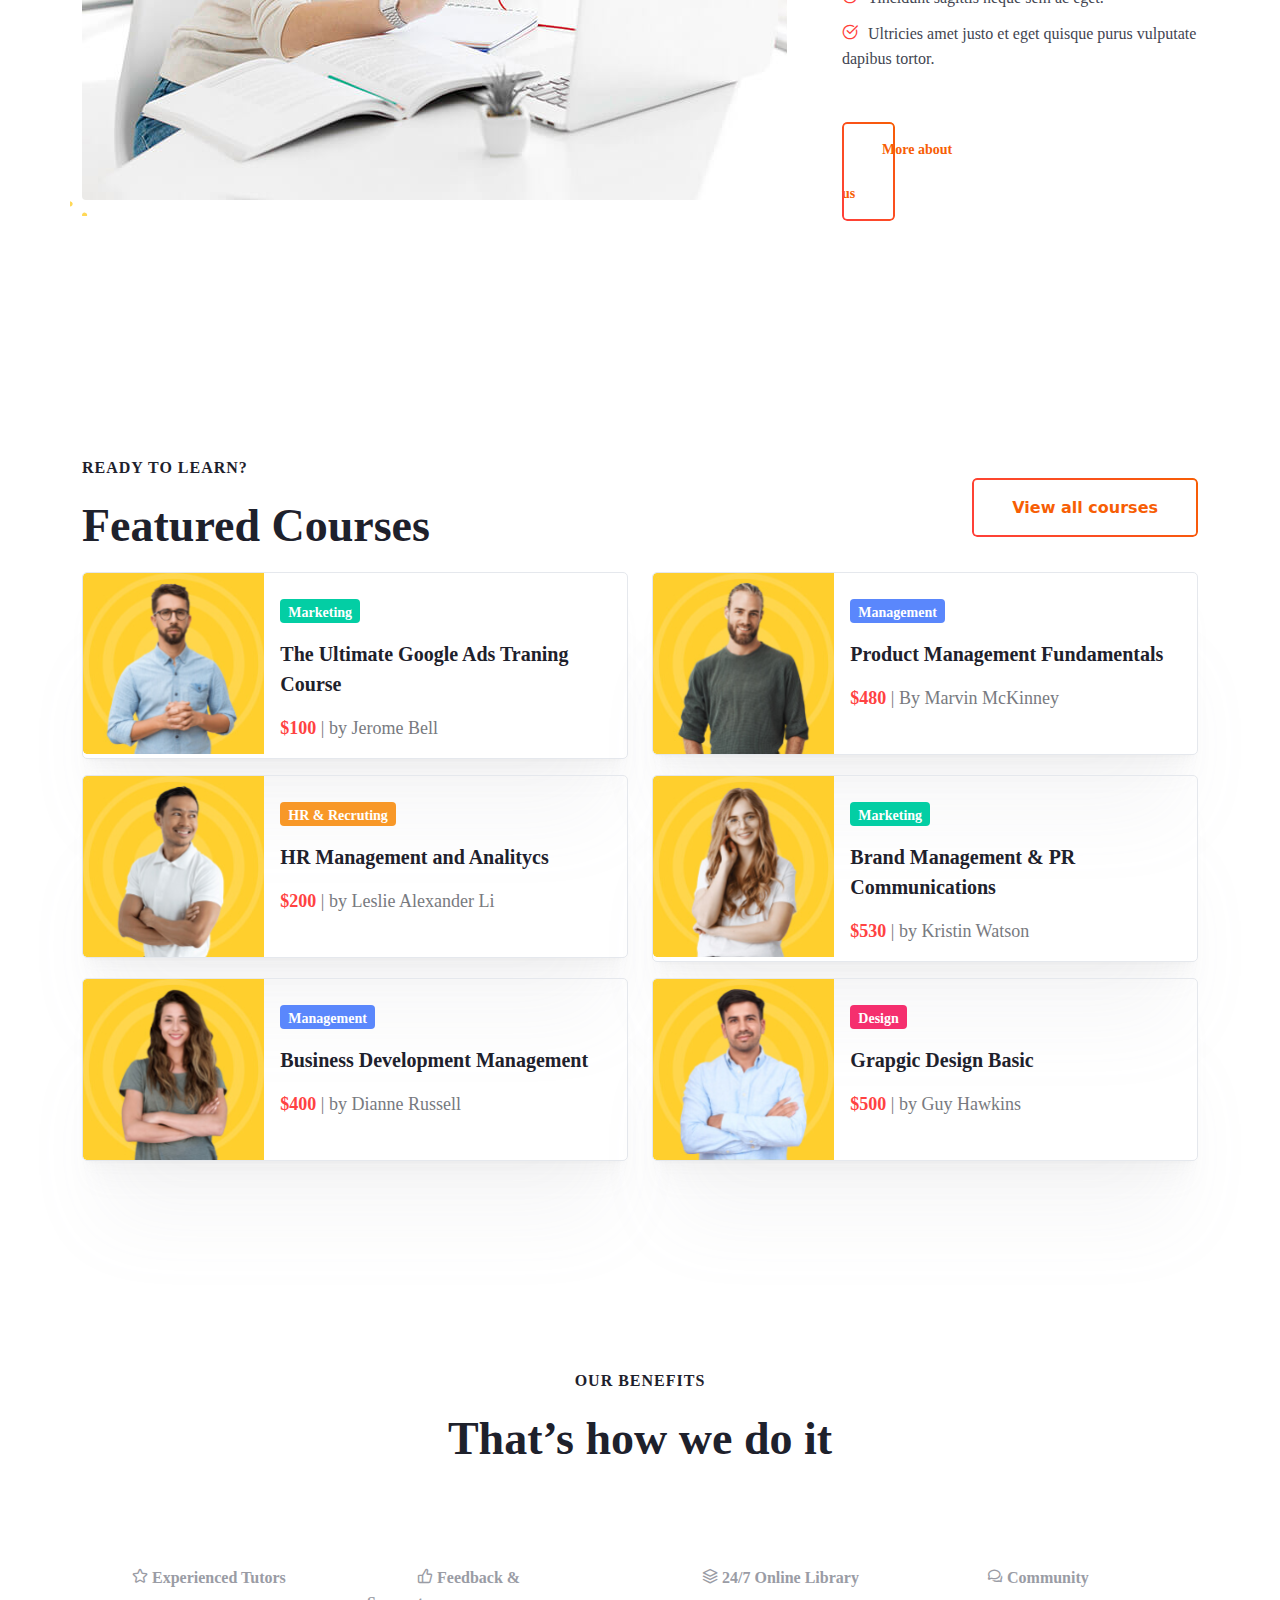
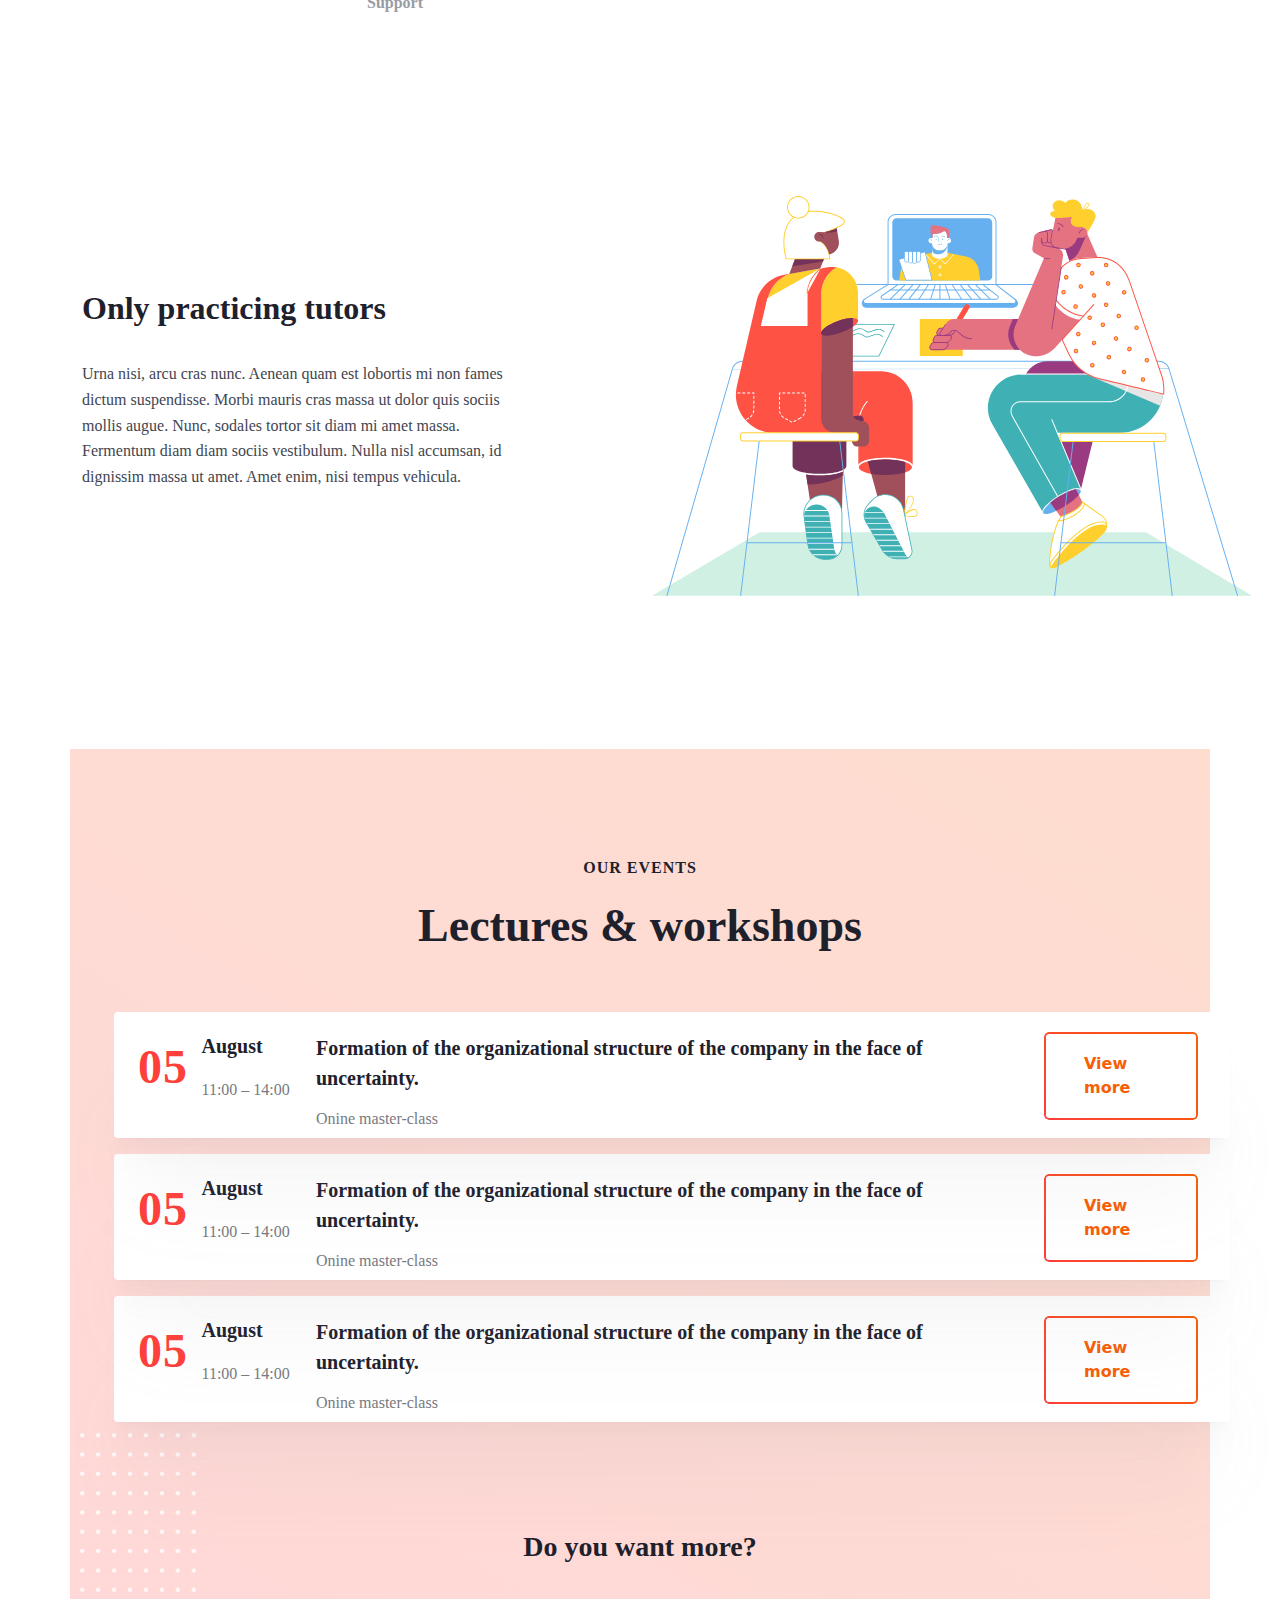
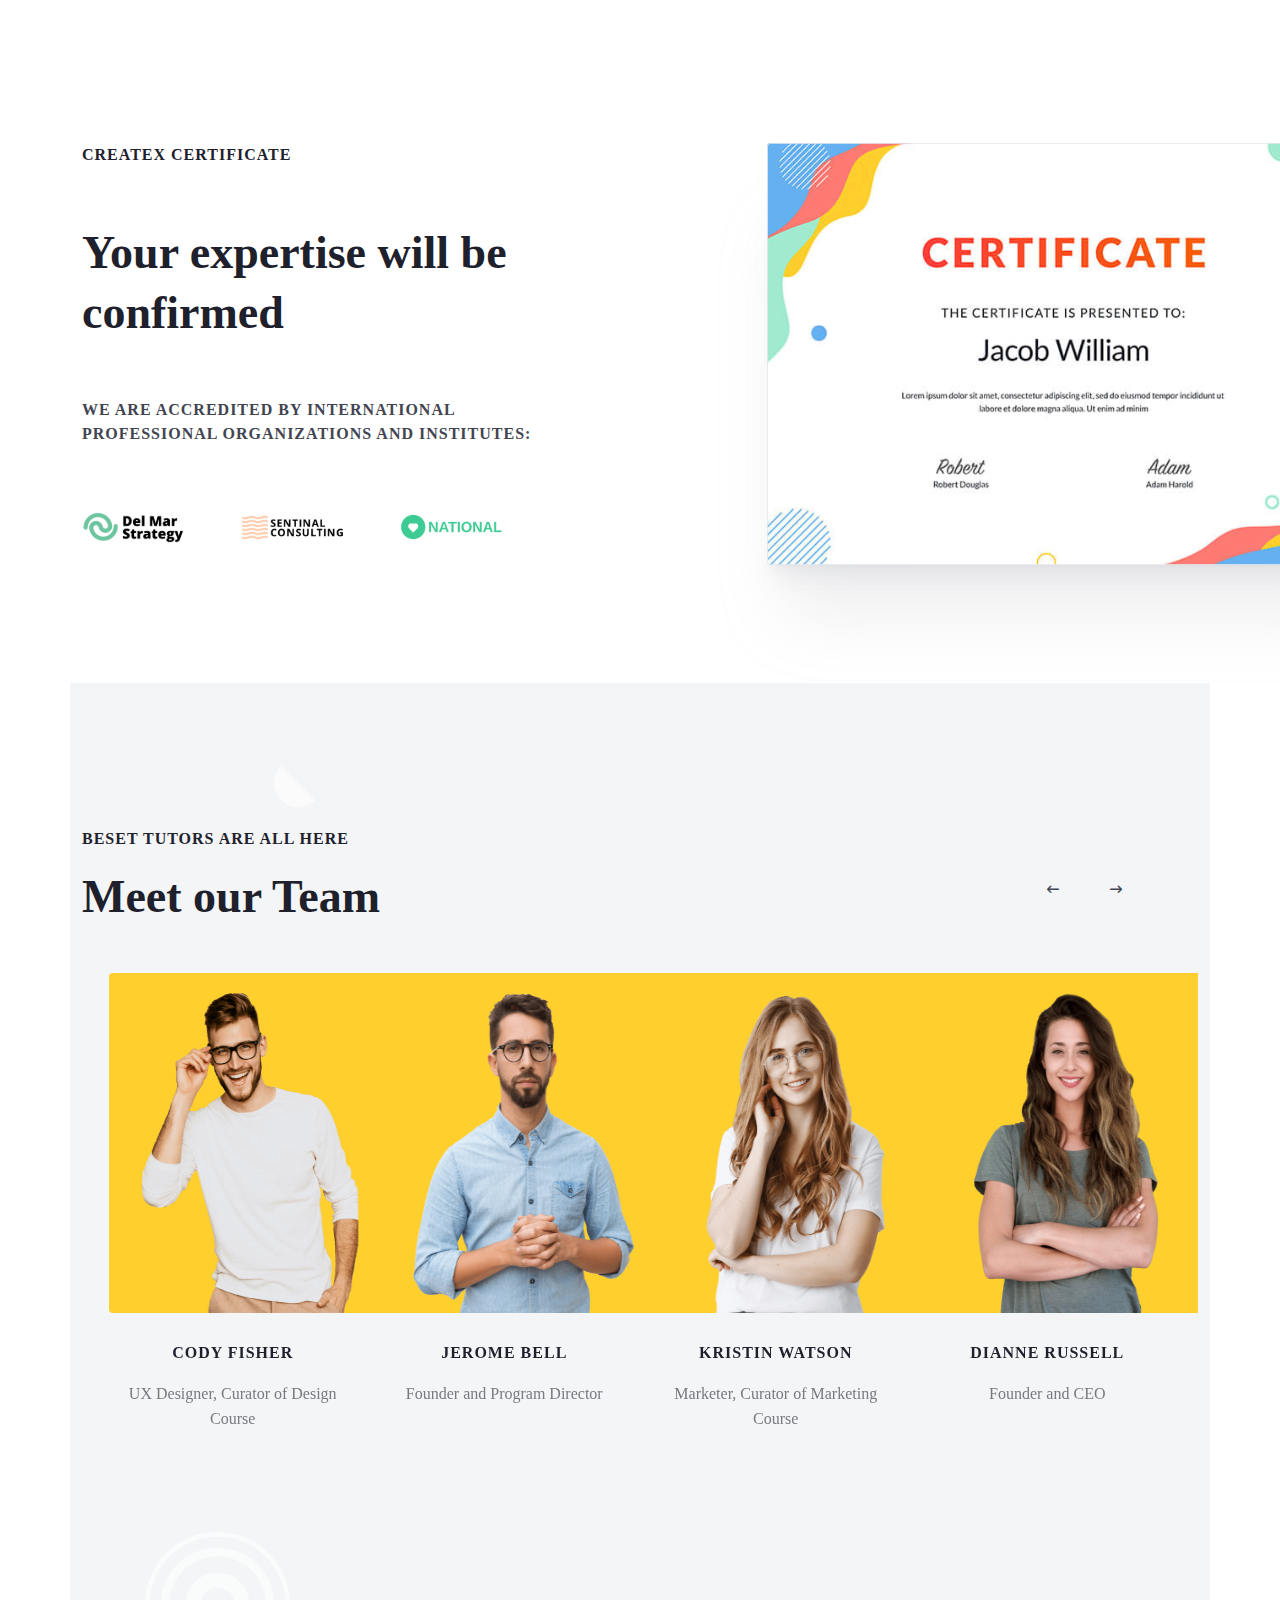
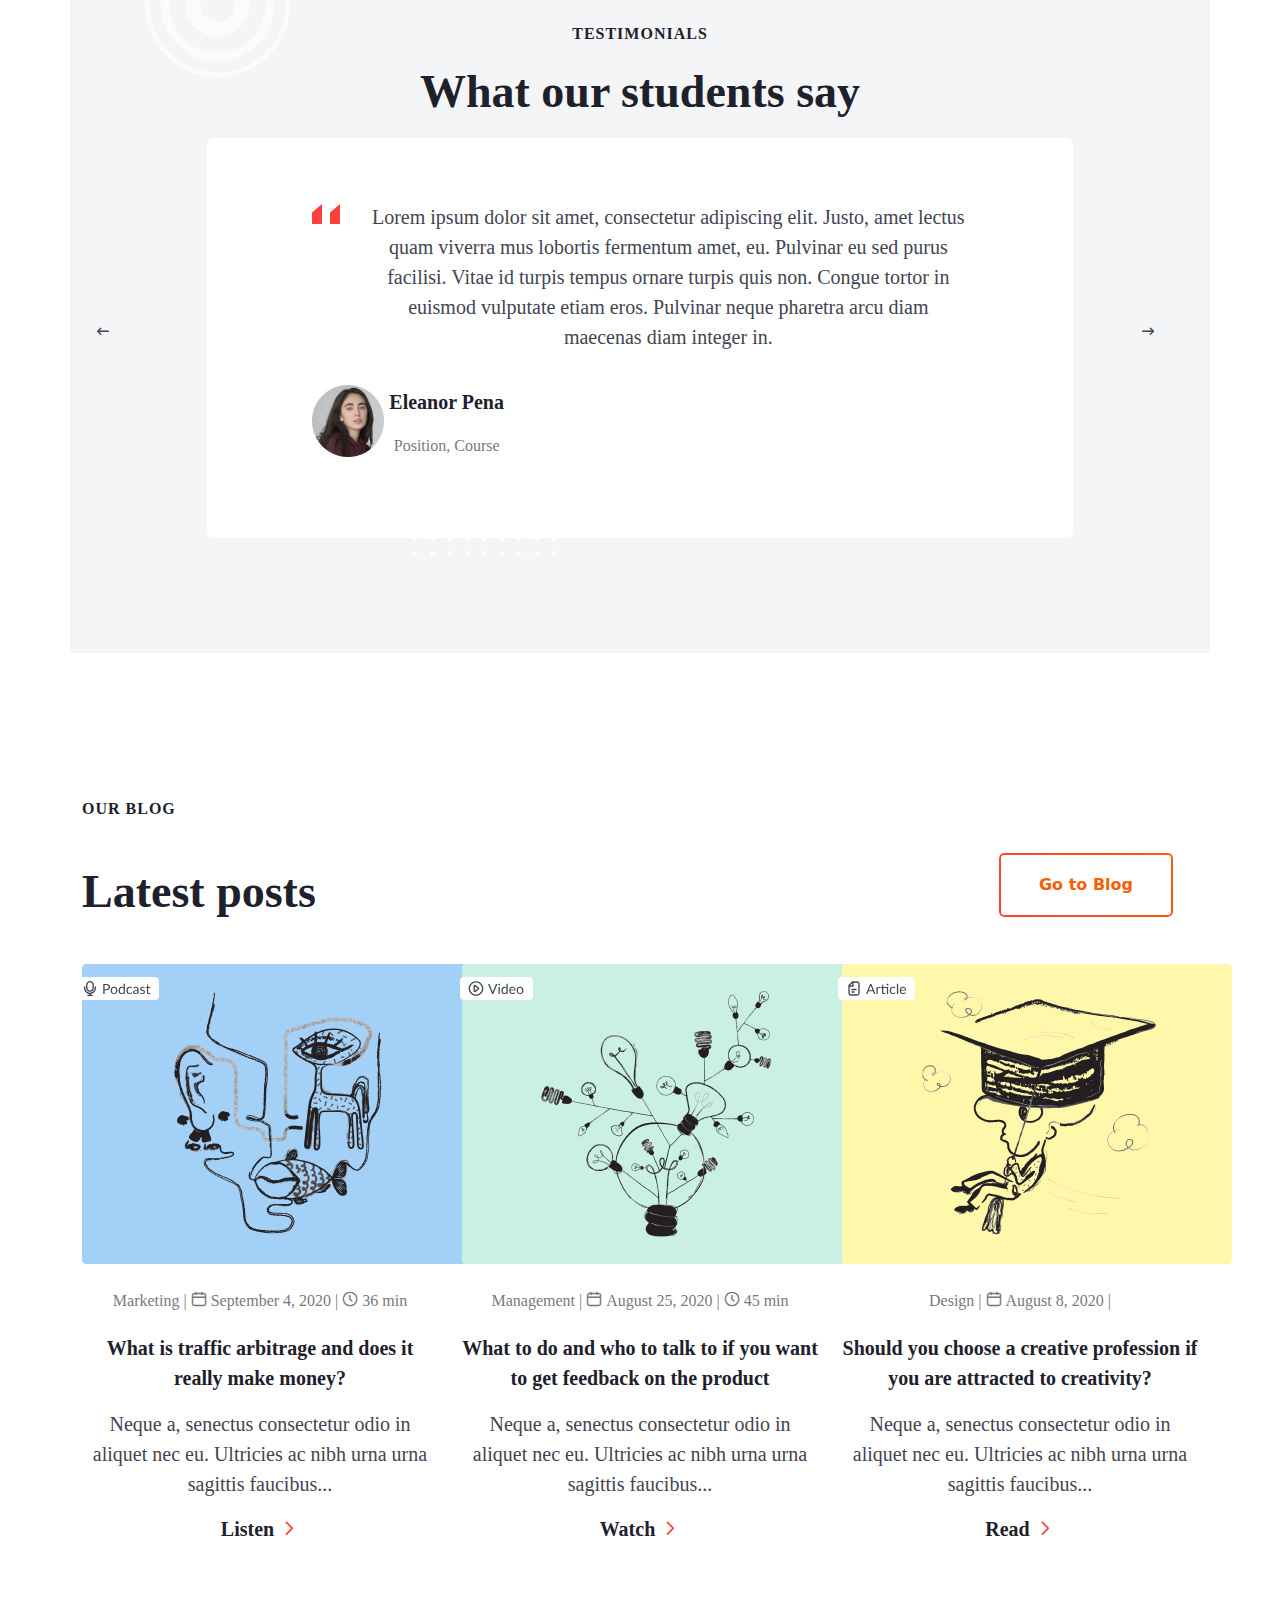
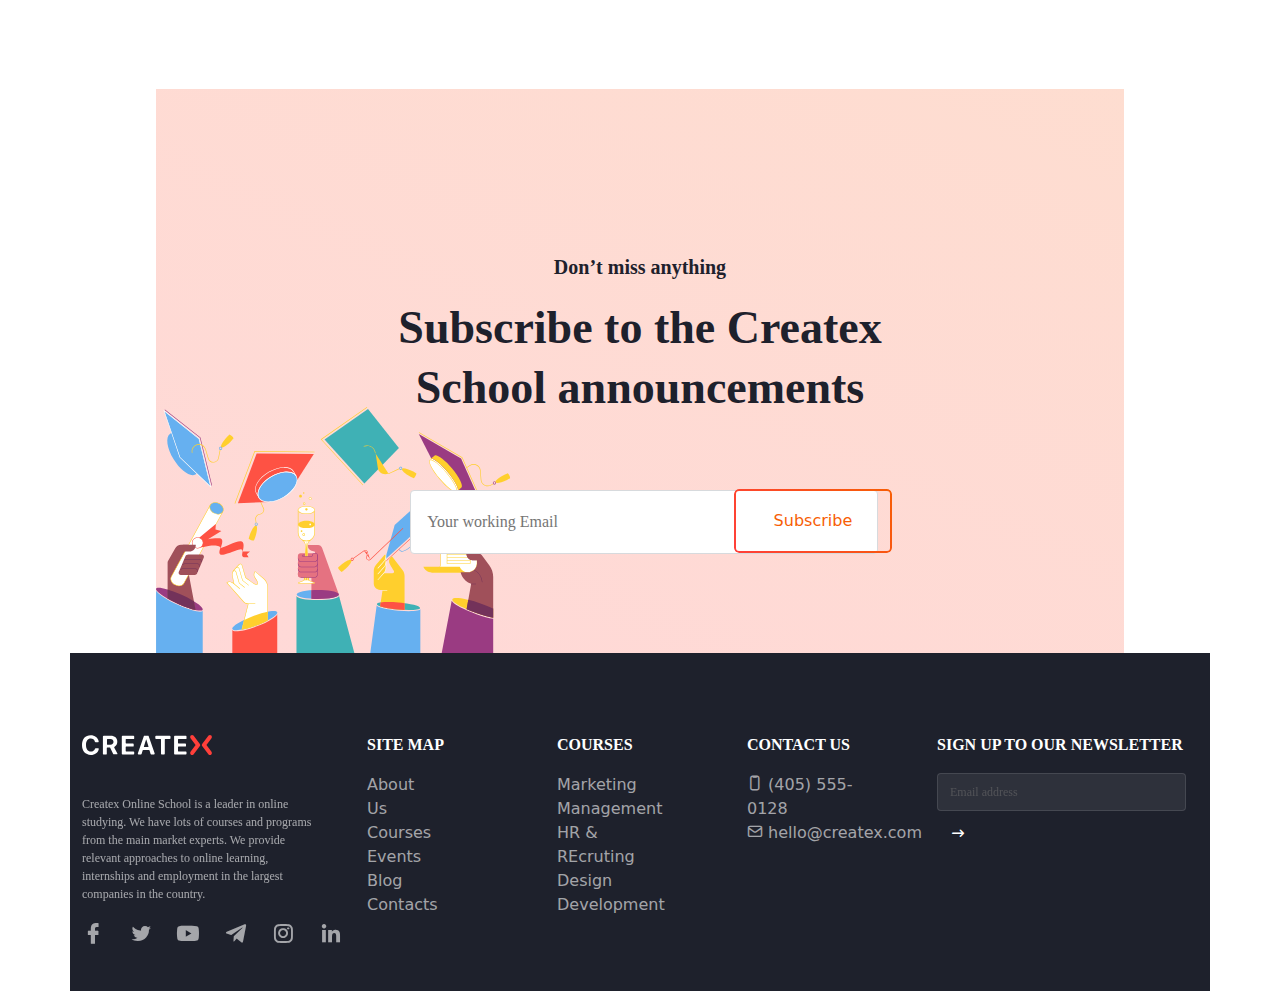
<file: My_site_4/src/index.html>
<!DOCTYPE html>
<html>
    <head>
        <meta charset="utf-8">
        <meta http-equiv="X-UA-Compatible" content="IE=edge">
        <title>Test</title>
        <meta name="description" content="">
        <meta name="viewport" content="width=device-width, initial-scale=1">
        <link rel="stylesheet" href="css/normalize.css">
        <link rel="stylesheet" href="css/bootstrap.css">
        <link rel="stylesheet" href="css/iconsfont.css">
        <link rel="stylesheet" href="css/main.css">
    </head>
    <body>
            <div class="section s1">
                <div class="container">
                    <div class="row">
                        <div class="col-lg-2 text-center p1">
                            <img src="css/imgcss/logo1.svg" alt="...">
                        </div>
                        <div class="col-lg-5 col-md-12 text-center p1">
                            <a href="#" class="p1-1">About Us</a>
                            <a href="#" class="p1-1">Courses</a>
                            <a href="#" class="p1-1">Events</a>
                            <a href="#" class="p1-1">Blog</a>
                            <a href="#" class="p1-1">Contacts</a>
                        </div>
                        <div class="col-lg-3 col-md-4 col-sm-12 offset-lg-0 offset-md-1 text-center text-md-end p2">
                                <a class="btn-1 font-1" href="#">Get consultation</a>
                        </div>
                        <div class="col-lg-2 col-md-4 col-sm-6 p2 text-md-start text-sm-center">
                            <a href="#" class="p1-2 icon-Profile">log in / Register</a>
                        </div>
                    </div>
                    <div class="row m1">
                        <div class="col-lg-5">
                            <div class="row">
                                <div class="col-lg-12">
                                    <img src="img/01.svg" alt="..."> 
                                </div>
                            </div>
                            <div class="row">
                                <div class="col-lg-12">
                                    <p class="p2-1">Enjoy studying
                                        with Createx Online Courses</p>
                                </div>
                            </div>
                            <div class="row r2">
                                <div class="col-lg-4 text-lg-end">
                                    <a class="btn-1 font-1" href="#">About Us</a>
                                </div>
                                <div class="col-lg-6">
                                    <a class="btn-1 font-1" href="#">Explore courses</a>
                                </div>
                            </div>
                        </div>
                        <div class="col-lg-6 offset-lg-1">
                            <img src="img/02.svg" alt="...">
                        </div>
                    </div>
                    <div class="row m1">
                        <div class="col-lg-3">
                            <div class="row">
                                <div class="col-lg-5 d-flex">
                                    <p class="p2-2 padding-1">1200</p>
                                </div>
                                <div class="col-lg-7 d-flex">
                                    <p class="p2-3">Students graduated</p>
                                </div>
                            </div> 
                        </div>
                        <div class="col-lg-3">
                            <div class="row">
                                <div class="col-lg-1 d-flex text-center justify-content-center padding-2">
                                    <img src="img/elipse.svg" alt="">
                                </div>
                                <div class="col-lg-3 offset-lg-1 d-flex justify-content-center">
                                    <p class="p2-2 padding-1">84</p>
                                </div>
                                <div class="col-lg-6 d-flex justify-content-center">
                                    <p class="p2-3">Completed courses</p>
                                </div>
                            </div>
                        </div>
                        <div class="col-lg-3">
                            <div class="row">
                                <div class="col-lg-1 d-flex text-center justify-content-center padding-2">
                                    <img src="img/elipse.svg" alt="">
                                </div>
                                <div class="col-lg-3 offset-lg-1 d-flex justify-content-center">
                                    <p class="p2-2 padding-1">16</p>
                                </div>
                                <div class="col-lg-6 d-flex justify-content-center">
                                    <p class="p2-3">Qualified tutors</p>
                                </div>
                            </div>
                        </div>
                        <div class="col-lg-3">
                            <div class="row">
                                <div class="col-lg-1 d-flex text-center justify-content-center padding-2">
                                    <img src="img/elipse.svg" alt="">
                                </div>
                                <div class="col-lg-2 offset-lg-1 d-flex justify-content-center">
                                    <p class="p2-2 padding-1">5</p>
                                </div>
                                <div class="col-lg-7 d-flex justify-content-center">
                                    <p class="p2-3">Years of experience</p>
                                </div>
                            </div>
                        </div>
                    </div>
                </div>
            </div>
            <div class="section s2">
                <div class="container">
                    <div class="row">
                        <div class="col-lg-6">
                            <img src="img/03.svg" alt="...">
                        </div>
                        <div class="col-lg-4 offset-lg-2">
                            <div class="row">
                                <p class="p3-2">Who we are</p>
                                <p class="p3-3">Why Createx?</p>
                            </div>
                            <div class="row">
                                <ul>
                                    <li class="icon-check p3-1 k1"><m class="padding-3">A fermentum in morbi pretium aliquam adipiscing donec tempus.</m></li>
                                    <li class="icon-check p3-1 k1"><m class="padding-3">Vulputate placerat amet pulvinar lorem nisl.</m></li>
                                    <li class="icon-check p3-1 k1"><m class="padding-3">Consequat feugiat habitant gravida quisque elit bibendum id adipiscing sed.</m></li>
                                    <li class="icon-check p3-1 k1"><m class="padding-3">Etiam duis lobortis in fames ultrices commodo nibh.</m></li>
                                    <li class="icon-check p3-1 k1"><m class="padding-3">Tincidunt sagittis neque sem ac eget.</m></li>
                                    <li class="icon-check p3-1 k1"><m class="padding-3">Ultricies amet justo et eget quisque purus vulputate dapibus tortor.</m></li>
                                </ul>
                            </div>
                            <div class="row">
                                <div class="col-lg-6 m2">
                                    <a class="btn-1 p3-4" href="#">More about us</a>
                                </div>
                            </div>
                        </div>
                    </div>
                </div>
            </div>
            <div class="section s3">
                <div class="container">
                    <div class="row">
                        <p class="p3-2">Ready to learn?</p>
                    </div>
                    <div class="row">
                        <div class="col-lg-6"><p class="p3-3">Featured Courses</p></div>
                        <div class="col-lg-4 offset-lg-2 text-end">
                            <a class="btn-1 fw-1" href="#">View all courses</a>
                        </div>
                    </div>
                    <div class="row">
                        <div class="col-lg-6">
                            <div class="card-1 mb-3 card-margin-1" style="max-width: 600px; max-height: 214px;">
                                <div class="row g-0">
                                    <div class="col-md-4">
                                        <img src="css/imgcss/Photo/card/image-5.svg" class="img-fluid rounded-start" alt="...">
                                    </div>
                                    <div class="col-md-8">
                                        <div class="card-body">
                                            <p class="card-text p4-2 bg-green">Marketing</p>
                                            <p class="card-text p4-1">The Ultimate Google Ads Traning <br> Course</p>
                                            <p class="card-text k2">$100 <m>| by Jerome Bell</m></p>
                                        </div>
                                    </div>
                                </div>
                            </div>
                        </div>
                        <div class="col-lg-6">
                            <div class="card-1 mb-3" style="max-width: 600px; max-height: 214px;">
                                <div class="row g-0">
                                    <div class="col-md-4">
                                        <img src="css/imgcss/Photo/card/image-2.svg" class="img-fluid rounded-start" alt="...">
                                    </div>
                                    <div class="col-md-8">
                                        <div class="card-body">
                                            <p class="card-text p4-2 bg-blue">Management</p>
                                            <p class="card-text p4-1">Product Management Fundamentals</p>
                                            <p class="card-text k2">$480 <m> | By Marvin McKinney</m></p>
                                        </div>
                                    </div>
                                </div>
                            </div>
                        </div>
                    </div>
                    <div class="row">
                        <div class="col-lg-6">
                            <div class="card-1 mb-3 card-margin-1" style="max-width: 600px; max-height: 214px;">
                                <div class="row g-0">
                                    <div class="col-md-4">
                                        <img src="css/imgcss/Photo/card/image-4.svg" class="img-fluid rounded-start" alt="...">
                                    </div>
                                    <div class="col-md-8">
                                        <div class="card-body">
                                            <p class="card-text p4-2 bg-orange">HR & Recruting</p>
                                            <p class="card-text p4-1">HR Management and Analitycs</p>
                                            <p class="card-text k2">$200 <m> | by Leslie Alexander Li</m></p>
                                        </div>
                                    </div>
                                </div>
                            </div>
                        </div>
                        <div class="col-lg-6">
                            <div class="card-1 mb-3" style="max-width: 600px; max-height: 214px;">
                                <div class="row g-0">
                                    <div class="col-md-4">
                                        <img src="css/imgcss/Photo/card/image-1.svg" class="img-fluid rounded-start" alt="...">
                                    </div>
                                    <div class="col-md-8">
                                        <div class="card-body">
                                            <p class="card-text p4-2 bg-green">Marketing</p>
                                            <p class="card-text p4-1">Brand Management & PR Communications</p>
                                            <p class="card-text k2">$530 <m> | by Kristin Watson</m></p>
                                        </div>
                                    </div>
                                </div>
                            </div>
                        </div>
                    </div>
                    <div class="row">
                        <div class="col-lg-6">
                            <div class="card-1 mb-3 card-margin-1" style="max-width: 600px; max-height: 214px;">
                                <div class="row g-0">
                                    <div class="col-md-4">
                                        <img src="css/imgcss/Photo/card/image-3.svg" class="img-fluid rounded-start" alt="...">
                                    </div>
                                    <div class="col-md-8">
                                        <div class="card-body">
                                            <p class="card-text p4-2 bg-blue">Management</p>
                                            <p class="card-text p4-1">Business Development Management</p>
                                            <p class="card-text k2">$400 <m> | by Dianne Russell</m></p>
                                        </div>
                                    </div>
                                </div>
                            </div>
                        </div>
                        <div class="col-lg-6">
                            <div class="card-1 mb-3" style="max-width: 600px; max-height: 214px;">
                                <div class="row g-0">
                                    <div class="col-md-4">
                                        <img src="css/imgcss/Photo/card/image.svg" class="img-fluid rounded-start" alt="...">
                                    </div>
                                    <div class="col-md-8">
                                        <div class="card-body">
                                            <p class="card-text p4-2 bg-pin">Design</p>
                                            <p class="card-text p4-1">Grapgic Design Basic</p>
                                            <p class="card-text k2">$500 <m> | by Guy Hawkins</m></p>
                                        </div>
                                    </div>
                                </div>
                            </div>
                        </div>
                    </div>
                </div>
            </div>
            <div class="section s4">
                <div class="container">
                    <div class="row">
                        <div class="col-lg-4 offset-lg-4">
                            <p class="p3-2 text-uppercase d-flex justify-content-center">Our benefits</p>
                        </div>
                    </div>
                    <div class="row">
                        <div class="col-lg-6 offset-lg-3">
                            <p class="p3-3 d-flex justify-content-center">That’s how we do it</p>
                        </div>
                    </div>
                    <div class="row m3">
                        <div class="col-lg-3">
                            <a class="p5-1 icon-Star text-center" href="#"> Experienced Tutors</a>
                        </div>
                        <div class="col-lg-3">
                            <a class="p5-1 icon-like text-center" href="#"> Feedback & Support</a>
                        </div>
                        <div class="col-lg-3">
                            <a class="p5-1 icon-Layouts text-center" href="#"> 24/7 Online Library</a>
                        </div>
                        <div class="col-lg-3">
                            <a class="p5-1 icon-Chat text-center" href="#"> Community</a>
                        </div>
                    </div>
                    <div class="row">
                        <div class="col-lg-5">
                            <div class="row">
                                <p class="p5-2 text-start">Only practicing tutors</p>
                            </div>
                            <div class="row">
                                <p class="p5-3 text-start">Urna nisi, arcu cras nunc. 
                                    Aenean quam est lobortis mi non fames dictum suspendisse. 
                                    Morbi mauris cras massa ut dolor quis sociis mollis augue. 
                                    Nunc, sodales tortor sit diam mi amet massa. 
                                    Fermentum diam diam sociis vestibulum. 
                                    Nulla nisl accumsan, id dignissim massa ut amet. 
                                    Amet enim, nisi tempus vehicula.</p>
                            </div>
                        </div>
                        <div class="col-lg-6 offset-lg-1">
                            <img src="img/04.svg" alt="...">
                        </div>
                    </div>
                </div>
            </div>
            <div class="section s5">
                <div class="container">
                    <div class="row c1">
                        <p class="p3-2 text-center">Our Events</p>
                    </div>
                    <div class="row">
                        <p class="p3-3 text-center">Lectures & workshops</p>
                    </div>
                    <div class="row m2 d-flex z1">
                        <div class="col-lg-12">
                            <div class="card-2 mb-3 c4" style="max-width: 1230px; max-height: 126px; margin-left: 2rem;">
                                <div class="row g-0">
                                    <div class="col-md-2">
                                        <div class="row">
                                            <div class="col-lg-5">
                                                <p class="p5-4">05</p>                                 
                                            </div>
                                            <div class="col-lg-7">
                                                <p class="p5-5">August</p>
                                                <p class="p5-6">11:00 – 14:00</p>
                                            </div>
                                        </div>
                                    </div>
                                    <div class="col-md-8">
                                        <div class="card-body">
                                            <p class="card-title p5-7">Formation of the organizational 
                                                structure of the company in the face of uncertainty.</p>
                                            <p class="card-text p5-6 c2">Onine master-class</p>
                                        </div>
                                    </div>
                                    <div class="col-lg-2">
                                        <a class="btn-1 d-flex justify-content-center fw-1 c3" href="#">View more</a>
                                    </div>
                                </div>
                            </div>
                        </div>
                    </div>
                    <div class="row d-flex z2">
                        <div class="col-lg-12">
                            <div class="card-2 mb-3 c4" style="max-width: 1230px; max-height: 126px; margin-left: 2rem;">
                                <div class="row g-0">
                                    <div class="col-md-2">
                                        <div class="row">
                                            <div class="col-lg-5">
                                                <p class="p5-4">05</p>                                 
                                            </div>
                                            <div class="col-lg-7">
                                                <p class="p5-5">August</p>
                                                <p class="p5-6">11:00 – 14:00</p>
                                            </div>
                                        </div>
                                    </div>
                                    <div class="col-md-8">
                                        <div class="card-body">
                                            <p class="card-title p5-7">Formation of the organizational 
                                                structure of the company in the face of uncertainty.</p>
                                            <p class="card-text p5-6 c2">Onine master-class</p>
                                        </div>
                                    </div>
                                    <div class="col-lg-2">
                                        <a class="btn-1 d-flex justify-content-center fw-1 c3" href="#">View more</a>
                                    </div>
                                </div>
                            </div>
                        </div>
                    </div>
                    <div class="row d-flex z3">
                        <div class="col-lg-12">
                            <div class="card-2 mb-3 c4" style="max-width: 1230px; max-height: 126px; margin-left: 2rem;">
                                <div class="row g-0">
                                    <div class="col-md-2">
                                        <div class="row">
                                            <div class="col-lg-5">
                                                <p class="p5-4">05</p>                                 
                                            </div>
                                            <div class="col-lg-7">
                                                <p class="p5-5">August</p>
                                                <p class="p5-6">11:00 – 14:00</p>
                                            </div>
                                        </div>
                                    </div>
                                    <div class="col-md-8">
                                        <div class="card-body">
                                            <p class="card-title p5-7">Formation of the organizational 
                                                structure of the company in the face of uncertainty.</p>
                                            <p class="card-text p5-6 c2">Onine master-class</p>
                                        </div>
                                    </div>
                                    <div class="col-lg-2">
                                        <a class="btn-1 d-flex justify-content-center fw-1 c3" href="#">View more</a>
                                    </div>
                                </div>
                            </div>
                        </div>
                    </div>
                    <div class="row m4">
                        <div class="col-lg-4 offset-lg-4 text-center">
                            <p class="p5-8">Do you want more?</p>
                        </div>
                    </div>
                </div>
            </div>
            <div class="section s6">
                <div class="container">
                    <div class="row m1">
                        <div class="col-lg-5">
                            <div class="row">
                                <div class="col-lg-12">
                                    <p class="p3-2">Createx Certificate</p>
                                </div>
                            </div>
                            <div class="row m2">
                                <div class="col-lg-12">
                                    <p class="p3-3">Your expertise will be confirmed</p>
                                </div>
                            </div>
                            <div class="row m2">
                                <div class="col-lg-12">
                                    <p class="p3-2" style="color: #424551;">We are accredited by 
                                        international professional organizations and institutes:</p>
                                </div>
                            </div>
                            <div class="row m2">
                                <div class="col-lg-12">
                                    <div class="row">
                                        <div class="col-lg-4"><img src="css/imgcss/logo.svg" alt=""></div>
                                        <div class="col-lg-4"><img src="css/imgcss/logo-1.svg" alt=""></div>
                                        <div class="col-lg-4"><img src="css/imgcss/logo-2.svg" alt=""></div>
                                    </div>
                                </div>
                            </div>
                        </div>
                        <div class="col-lg-6 offset-lg-1">
                            <img src="css/imgcss/02.svg" alt="...">
                        </div>
                    </div>
                </div>
            </div>
            <div class="section s7">
                <div class="container">
                    <div class="row">
                        <div class="col-lg-4 m1">
                            <p class="p3-2 text-uppercase text-start">Beset tutors are all here</p>
                        </div>
                    </div>
                    <div class="row">
                        <div class="col-lg-4">
                            <p class="p3-3">Meet our Team</p>
                        </div>
                        <div class="col-lg-2 offset-lg-6">
                            <div class="row">
                                <div class="col-lg-4">
                                    <button class="btn btn-next" type="button" data-bs-target="#carousel-1"  data-bs-slide="prev">
                                        <span class="icon-Left" aria-hidden="true"></span>
                                    </button> 
                                </div>
                                <div class="col-lg-4">
                                    <button class="btn btn-next" type="button" data-bs-target="#carousel-1"  data-bs-slide="next">
                                        <span class="icon-Right" aria-hidden="true"></span>
                                    </button>
                                </div>
                            </div>
                        </div>
                    </div>
                    <div class="row">
                        <div class="col-lg-12 text-center">
                            <main>
                                <div id="carousel-1" class="carousel slide" data-bs-ride="carousel">
                                    <div class="carousel-inner">
                                        <div class="carousel-item active text-center">
                                            <div class="row m5">
                                                <div class="col-lg-3">
                                                    <div class="row">
                                                        <div class="col-lg-12 img-hover-1">
                                                            <img src="img/back-1.svg" alt="back" id="back-1">
                                                            <img src="img/team/image.png" class="d-block w-100 img-hover-1" alt="..." id="photo-1">
                                                            <img src="img/Shadow.png" alt="shadow" id="shadow-1">
                                                        </div>
                                                    </div>
                                                    <div class="row">
                                                        <p class="p3-2 text-center m6">Cody Fisher</p>             
                                                    </div>
                                                    <div class="row">
                                                        <p class="p5-6 text-center">UX Designer, Curator of Design Course</p>
                                                    </div>
                                                </div>
                                                <div class="col-lg-3">
                                                    <div class="row">
                                                        <div class="col-lg-12 img-hover-1">
                                                            <img src="img/back-1.svg" alt="back" id="back-1">
                                                            <img src="img/team/image-6.png" class="d-block w-100 img-hover-1" alt="..." id="photo-1">
                                                            <img src="img/Shadow.png" alt="shadow" id="shadow-1">
                                                        </div>
                                                    </div>
                                                    <div class="row">
                                                        <p class="p3-2 text-center m6">Jerome Bell</p>             
                                                    </div>
                                                    <div class="row">
                                                        <p class="p5-6 text-center">Founder and Program Director</p>
                                                    </div>
                                                </div>
                                                <div class="col-lg-3">
                                                    <div class="row">
                                                        <div class="col-lg-12 img-hover-1">
                                                            <img src="img/back-1.svg" alt="back" id="back-1">
                                                            <img src="img/team/image-5.png" class="d-block w-100 img-hover-1" alt="..." id="photo-1">
                                                            <img src="img/Shadow.png" alt="shadow" id="shadow-1">
                                                        </div>
                                                    </div>
                                                    <div class="row">
                                                        <p class="p3-2 text-center m6">Kristin Watson</p>             
                                                    </div>
                                                    <div class="row">
                                                        <p class="p5-6 text-center">Marketer, Curator of Marketing Course</p>
                                                    </div>
                                                </div>
                                                <div class="col-lg-3">
                                                    <div class="row">
                                                        <div class="col-lg-12 img-hover-1">
                                                            <img src="img/back-1.svg" alt="back" id="back-1">
                                                            <img src="img/team/image-7.png" class="d-block w-100 img-hover-1" alt="..." id="photo-1">
                                                            <img src="img/Shadow.png" alt="shadow" id="shadow-1">
                                                        </div>
                                                    </div>
                                                    <div class="row">
                                                        <p class="p3-2 text-center m6">Dianne Russell</p>             
                                                    </div>
                                                    <div class="row">
                                                        <p class="p5-6 text-center">Founder and CEO</p>
                                                    </div>
                                                </div>
                                            </div>
                                        </div>
                                        <div class="carousel-item" >
                                            <div class="row m5">
                                                <div class="col-lg-3">
                                                    <div class="row">
                                                        <div class="col-lg-12 col-md-12 col-sm-12 img-hover-1">
                                                            <img src="img/back-1.svg" alt="back" id="back-1">
                                                            <img src="img/team/image-1.png" class="d-block w-100 img-hover-1" alt="..." id="photo-1">  
                                                            <img src="img/Shadow.png" alt="shadow" id="shadow-1">                                                                                                                   
                                                        </div>                                                            
                                                    </div>                                                    
                                                    <div class="row">
                                                        <p class="p3-2 text-center m6">Brooklin Simmons</p>             
                                                    </div>
                                                    <div class="row">
                                                        <p class="p5-6 text-center">Curator of Development Course</p>
                                                    </div>
                                                </div>
                                                <div class="col-lg-3">
                                                    <div class="row">
                                                        <div class="col-lg-12 img-hover-1">
                                                            <img src="img/back-1.svg" alt="back" id="back-1">
                                                            <img src="img/team/image-4.png" class="d-block w-100 img-hover-1" alt="..." id="photo-1">
                                                            <img src="img/Shadow.png" alt="shadow" id="shadow-1">
                                                        </div>
                                                    </div>
                                                    <div class="row">
                                                        <p class="p3-2 text-center m6">Marvin McKinney</p>             
                                                    </div>
                                                    <div class="row">
                                                        <p class="p5-6 text-center">PM, Curator of Management Course</p>
                                                    </div>
                                                </div>
                                                <div class="col-lg-3">
                                                    <div class="row">
                                                        <div class="col-lg-12 img-hover-1">
                                                            <img src="img/back-1.svg" alt="back" id="back-1">
                                                            <img src="img/team/image-2.png" class="d-block w-100 img-hover-1" alt="..." id="photo-1">
                                                            <img src="img/Shadow.png" alt="shadow" id="shadow-1">
                                                        </div>
                                                    </div>
                                                    <div class="row">
                                                        <p class="p3-2 text-center m6">Kathryn Murphy</p>             
                                                    </div>
                                                    <div class="row">
                                                        <p class="p5-6 text-center">Analyst and Marketing specialist</p>
                                                    </div>
                                                </div>
                                                <div class="col-lg-3">
                                                    <div class="row">
                                                        <div class="col-lg-12 img-hover-1">
                                                            <img src="img/back-1.svg" alt="back" id="back-1">
                                                            <img src="img/team/image-3.png" class="d-block w-100 img-hover-1" alt="..." id="photo-1">
                                                            <img src="img/Shadow.png" alt="shadow" id="shadow-1">
                                                        </div>
                                                    </div>
                                                    <div class="row">
                                                        <p class="p3-2 text-center m6">Leslie Alexander Li</p>             
                                                    </div>
                                                    <div class="row">
                                                        <p class="p5-6 text-center">Management and Analytics</p>
                                                    </div>
                                                </div>
                                            </div>
                                        </div>
                                    </div>
                            </main>
                        </div>
                    </div>
                    <div class="row m1">
                        <p class="p3-2 text-center">
                            TESTIMONIALS
                        </p>
                    </div>
                    <div class="row">
                        <p class="p3-3 text-center">
                            What our students say
                        </p>
                    </div>
                    <div class="row">                        
                        <div class="col-lg-12 col-md-12 col-sm-12">
                            <div class="row">
                                <div class="col-lg-1 col-md-2 col-sm-6">
                                    <button class="btn btn-next m7" type="button" data-bs-target="#carousel-2"  data-bs-slide="prev">
                                        <span class="icon-Left" aria-hidden="true"></span>                                
                                    </button>                    
                                </div>
                                <div class="col-lg-10 col-md-12 col-sm-12">
                                    <div id="carousel-2" class="carousel slide" data-bs-ride="carousel">                                        
                                        <div class="carousel-inner" style="max-width: 1020px; max-height: 500px;">
                                            <div class="carousel-item active">
                                                <div class="row r4">
                                                    <div class="col-lg-12 col-md-12 col-sm-12 padding-4">
                                                        <div class="row">
                                                            <div class="col-lg-1 col-md-1 col-sm-1">
                                                                <img src="img/braces.svg" alt="">
                                                            </div>
                                                            <div class="col-lg-11 col-md-11 col-sm-11">
                                                                <p class="p6-1 text-center">
                                                                    Lorem ipsum dolor sit amet, consectetur 
                                                                    adipiscing elit. Justo, amet lectus quam 
                                                                    viverra mus lobortis fermentum amet, eu. 
                                                                    Pulvinar eu sed purus facilisi. Vitae id 
                                                                    turpis tempus ornare turpis quis non. 
                                                                    Congue tortor in euismod vulputate etiam eros. 
                                                                    Pulvinar neque pharetra arcu diam maecenas 
                                                                    diam integer in.
                                                                </p>
                                                            </div>
                                                        </div>
                                                        <div class="row">
                                                            <div class="col-lg-1 col-md-1 col-sm-1 text-center m8">
                                                                <img src="img/face-1.png" alt="...">
                                                            </div>
                                                            <div class="col-lg-3 col-md-3 col-sm-3 text-center">
                                                                <p class="p5-5 text-center padding-5">
                                                                    Eleanor Pena
                                                                </p>
                                                                <p class="p5-6 text-center padding-5">
                                                                    Position, Course
                                                                </p>
                                                            </div>
                                                        </div>
                                                    </div>
                                                </div>
                                            </div>
                                            <div class="carousel-item">
                                                <div class="row r4">
                                                    <div class="col-lg-12 col-md-12 col-sm-12 padding-4">
                                                        <div class="row">
                                                            <div class="col-lg-1 col-md-1 col-sm-1">
                                                                <img src="img/braces.svg" alt="">
                                                            </div>
                                                            <div class="col-lg-11 col-md-11 col-sm-11">
                                                                <p class="p6-1 text-center">
                                                                    Lorem ipsum dolor sit amet, consectetur 
                                                                    adipiscing elit. Justo, amet lectus quam 
                                                                    viverra mus lobortis fermentum amet, eu. 
                                                                    Pulvinar eu sed purus facilisi. Vitae id 
                                                                    turpis tempus ornare turpis quis non. 
                                                                    Congue tortor in euismod vulputate etiam eros. 
                                                                    Pulvinar neque pharetra arcu diam maecenas 
                                                                    diam integer in.
                                                                </p>
                                                            </div>
                                                        </div>
                                                        <div class="row">
                                                            <div class="col-lg-1 col-md-1 col-sm-1 text-center m8">
                                                                <img src="img/face-1.png" alt="...">
                                                            </div>
                                                            <div class="col-lg-3 col-md-3 col-sm-3 text-center">
                                                                <p class="p5-5 text-center padding-5">
                                                                    Eleanor Pena
                                                                </p>
                                                                <p class="p5-6 text-center padding-5">
                                                                    Position, Course
                                                                </p>
                                                            </div>
                                                        </div>
                                                    </div>
                                                </div>
                                            </div>
                                            <div class="carousel-item">
                                                <div class="row r4">
                                                    <div class="col-lg-12 col-md-12 col-sm-12 padding-4">
                                                        <div class="row">
                                                            <div class="col-lg-1 col-md-1 col-sm-1">
                                                                <img src="img/braces.svg" alt="">
                                                            </div>
                                                            <div class="col-lg-11 col-md-11 col-sm-11">
                                                                <p class="p6-1 text-center">
                                                                    Lorem ipsum dolor sit amet, consectetur 
                                                                    adipiscing elit. Justo, amet lectus quam 
                                                                    viverra mus lobortis fermentum amet, eu. 
                                                                    Pulvinar eu sed purus facilisi. Vitae id 
                                                                    turpis tempus ornare turpis quis non. 
                                                                    Congue tortor in euismod vulputate etiam eros. 
                                                                    Pulvinar neque pharetra arcu diam maecenas 
                                                                    diam integer in.
                                                                </p>
                                                            </div>
                                                        </div>
                                                        <div class="row">
                                                            <div class="col-lg-1 col-md-1 col-sm-1 text-center m8">
                                                                <img src="img/face-1.png" alt="...">
                                                            </div>
                                                            <div class="col-lg-3 col-md-3 col-sm-3 text-center">
                                                                <p class="p5-5 text-center padding-5">
                                                                    Eleanor Pena
                                                                </p>
                                                                <p class="p5-6 text-center padding-5">
                                                                    Position, Course
                                                                </p>
                                                            </div>
                                                        </div>
                                                    </div>
                                                </div>
                                            </div>
                                            <div class="carousel-item">
                                                <div class="row r4">
                                                    <div class="col-lg-12 col-md-12 col-sm-12 padding-4">
                                                        <div class="row">
                                                            <div class="col-lg-1 col-md-1 col-sm-1">
                                                                <img src="img/braces.svg" alt="">
                                                            </div>
                                                            <div class="col-lg-11 col-md-11 col-sm-11">
                                                                <p class="p6-1 text-center">
                                                                    Lorem ipsum dolor sit amet, consectetur 
                                                                    adipiscing elit. Justo, amet lectus quam 
                                                                    viverra mus lobortis fermentum amet, eu. 
                                                                    Pulvinar eu sed purus facilisi. Vitae id 
                                                                    turpis tempus ornare turpis quis non. 
                                                                    Congue tortor in euismod vulputate etiam eros. 
                                                                    Pulvinar neque pharetra arcu diam maecenas 
                                                                    diam integer in.
                                                                </p>
                                                            </div>
                                                        </div>
                                                        <div class="row">
                                                            <div class="col-lg-1 col-md-1 col-sm-1 text-center m8">
                                                                <img src="img/face-1.png" alt="...">
                                                            </div>
                                                            <div class="col-lg-3 col-md-3 col-sm-3 text-center">
                                                                <p class="p5-5 text-center padding-5">
                                                                    Eleanor Pena
                                                                </p>
                                                                <p class="p5-6 text-center padding-5">
                                                                    Position, Course
                                                                </p>
                                                            </div>
                                                        </div>
                                                    </div>
                                                </div>
                                            </div>
                                            <div class="carousel-item">
                                                <div class="row r4">
                                                    <div class="col-lg-12 col-md-12 col-sm-12 padding-4">
                                                        <div class="row">
                                                            <div class="col-lg-1 col-md-1 col-sm-1">
                                                                <img src="img/braces.svg" alt="">
                                                            </div>
                                                            <div class="col-lg-11 col-md-11 col-sm-11">
                                                                <p class="p6-1 text-center">
                                                                    Lorem ipsum dolor sit amet, consectetur 
                                                                    adipiscing elit. Justo, amet lectus quam 
                                                                    viverra mus lobortis fermentum amet, eu. 
                                                                    Pulvinar eu sed purus facilisi. Vitae id 
                                                                    turpis tempus ornare turpis quis non. 
                                                                    Congue tortor in euismod vulputate etiam eros. 
                                                                    Pulvinar neque pharetra arcu diam maecenas 
                                                                    diam integer in.
                                                                </p>
                                                            </div>
                                                        </div>
                                                        <div class="row r4">
                                                            <div class="col-lg-1 col-md-1 col-sm-1 text-center m8">
                                                                <img src="img/face-1.png" alt="...">
                                                            </div>
                                                            <div class="col-lg-3 col-md-3 col-sm-3 text-center">
                                                                <p class="p5-5 text-center padding-5">
                                                                    Eleanor Pena
                                                                </p>
                                                                <p class="p5-6 text-center padding-5">
                                                                    Position, Course
                                                                </p>
                                                            </div>
                                                        </div>
                                                    </div>
                                                </div>
                                            </div>
                                        </div>
                                        <div class="carousel-indicators m1">
                                            <button type="button" data-bs-target="#carousel-2" data-bs-slide-to="0" class="active" aria-current="true" aria-label="Slide 1"></button>
                                            <button type="button" data-bs-target="#carousel-2" data-bs-slide-to="1" aria-label="Slide 2"></button>
                                            <button type="button" data-bs-target="#carousel-2" data-bs-slide-to="2" aria-label="Slide 3"></button>
                                            <button type="button" data-bs-target="#carousel-2" data-bs-slide-to="3" aria-label="Slide 4"></button>
                                            <button type="button" data-bs-target="#carousel-2" data-bs-slide-to="4" aria-label="Slide 5"></button>
                                        </div>
                                    </div>
                                </div>
                                <div class="col-lg-1 col-md-2 col-sm-6">
                                    <button class="btn btn-next m7" type="button" data-bs-target="#carousel-2"  data-bs-slide="next">
                                        <span class="icon-Right" aria-hidden="true"></span>
                                    </button>
                                </div>
                            </div>
                        </div>                       
                    </div>                                    
                </div>
            </div>
            <div class="section s8">
                <div class="container">
                    <div class="row m1">
                        <p class="p3-2 text-start">
                            Our blog
                        </p>
                    </div>
                    <div class="row">
                        <div class="row">
                            <div class="col-lg-6 col-md-12 col-sm-12 text-start">
                                <p class="p3-3 text-start m9">
                                    Latest posts
                                </p>
                            </div>
                            <div class="col-lg-6 col-md-12 col-sm-12 text-end">
                                <a href="#" class="btn btn-1 fw-1">
                                    Go to Blog
                                </a>
                            </div>
                        </div>
                    </div>
                    <div class="row m9">
                        <div class="col-lg-4 offset-lg-0 col-md-8 offset-md-2 col-sm-12 text-center">
                            <img src="img/blog/image-2.svg" alt="..." class="position-relative">
                            <img src="img/blog/badge-2.svg" alt="" class="position-relative k3">
                            <div class="row">                                   
                                <m class="p5-6 text-center">
                                    Marketing |
                                    <m class="p5-6 text-center icon-Calendar"> September 4, 2020 |</m>
                                    <m class="p5-6 text-center icon-Clock"> 36 min</m>
                                </m>                                        
                            </div>
                            <div class="row">
                                <p class="p5-5 text-center">
                                    What is traffic arbitrage and does it really make money?
                                </p>
                            </div>
                            <div class="row">
                                <p class="p6-1 text-center">
                                    Neque a, senectus consectetur odio in 
                                    aliquet nec eu. Ultricies ac nibh urna urna sagittis faucibus...
                                </p>
                            </div>
                            <div class="row">
                                <div class="col-lg-4 offset-lg-4 text-center">
                                    <a href="#" class="p5-5 color-2 text-decoration-none">
                                        Listen <m class="icon-Right-chevron"></m>
                                    </a>
                                </div>
                            </div>                            
                        </div>
                        <div class="col-lg-4 offset-lg-0 col-md-8 offset-md-2 col-sm-12 text-center">
                            <img src="img/blog/image-1.svg" alt="..." class="position-relative">
                            <img src="img/blog/badge-1.svg" alt="" class="position-relative k3">
                            <div class="row">                                   
                                    <m class="p5-6 text-center">
                                        Management |
                                        <m class="p5-6 text-center icon-Calendar"> August 25, 2020 |</m>
                                        <m class="p5-6 text-center icon-Clock"> 45 min</m>
                                    </m>                                        
                            </div>
                            <div class="row">
                                <p class="p5-5 text-center">
                                    What to do and who to talk to if you want to get feedback on the product
                                </p>
                            </div>
                            <div class="row">
                                <p class="p6-1 text-center">
                                    Neque a, senectus consectetur odio in 
                                    aliquet nec eu. Ultricies ac nibh urna urna sagittis faucibus...
                                </p>
                            </div>
                            <div class="row">
                                <div class="col-lg-4 offset-lg-4 text-center">
                                    <a href="#" class="p5-5 color-2 text-decoration-none">
                                        Watch <m class="icon-Right-chevron"></m>
                                    </a>
                                </div>
                            </div>
                        </div>
                        <div class="col-lg-4 offset-lg-0 col-md-8 offset-md-2 col-sm-12 text-center">
                            <img src="img/blog/image.svg" alt="..." class="position-relative">
                            <img src="img/blog/badge.svg" alt="" class="position-relative k3">
                            <div class="row">                                   
                                <m class="p5-6 text-center">
                                    Design |
                                    <m class="p5-6 text-center icon-Calendar"> August 8, 2020 |</m>                                    
                                </m>                                        
                            </div>
                            <div class="row">
                                <p class="p5-5 text-center">
                                    Should you choose a creative profession if you are attracted to creativity?
                                </p>
                            </div>
                            <div class="row">
                                <p class="p6-1 text-center">
                                    Neque a, senectus consectetur odio in 
                                    aliquet nec eu. Ultricies ac nibh urna urna sagittis faucibus...
                                </p>
                            </div>
                            <div class="row">
                                <div class="col-lg-4 offset-lg-4 text-center">
                                    <a href="#" class="p5-5 color-2 text-decoration-none">
                                        Read <m class="icon-Right-chevron"></m>
                                    </a>
                                </div>
                            </div>
                        </div>
                    </div>
                    
                </div>
            </div>
            <div class="section s9 m1">
                <div class="container">
                    <div class="row">
                        <p class="p5-5 text-center m1">
                            Don’t miss anything
                        </p>
                    </div>
                    <div class="row">
                        <div class="col-lg-8 offset-lg-2">
                            <p class="p3-3 text-center">
                                Subscribe to the Createx School announcements
                            </p>
                        </div>
                    </div>
                    <div class="row m2">
                        <div class="col-lg-4 offset-lg-3 col-md-12 col-sm-12 text-center">
                            <input type="text" placeholder="Your working Email" class="p7-1">
                        </div>
                        <div class="col-lg-2 col-md-12 col-sm-12 text-end">
                            <a href="#" class="btn btn-1">Subscribe</a>
                        </div>
                    </div>
                </div>
            </div>
            <div class="section s10">
                <div class="container">
                    <div class="row padding-6">
                        <div class="col-lg-3 col-md-8 offset-lg-0 offset-md-2 col-sm-12">
                            <div class="row">
                                <div class="col-lg-4">
                                    <img src="img/logo-1.svg" alt="">
                                </div>
                            </div>
                            <div class="row">
                                <div class="col-lg-11 col-md-12 col-sm-12">
                                    <p class="p7-2 text-start">
                                        Createx Online School is a leader in online studying. 
                                        We have lots of courses and programs from the main 
                                        market experts. 
                                        We provide relevant approaches to online learning, 
                                        internships and employment in the largest companies 
                                        in the country.
                                    </p>
                                </div>
                            </div>
                            <div class="row">
                                <div class="col-lg-2 col-md-4 col-sm-6">
                                    <a href="#" class="p7-3 icon-Facebook text-start text-decoration-none">                                        
                                    </a>
                                </div>
                                <div class="col-lg-2 col-md-4 col-sm-6">
                                    <a href="#" class="p7-3 icon-Twitter text-start text-decoration-none">                                        
                                    </a>
                                </div>
                                <div class="col-lg-2 col-md-4 col-sm-6">
                                    <a href="#" class="p7-3 icon-YouTube text-start text-decoration-none">                                        
                                    </a>
                                </div>
                                <div class="col-lg-2 col-md-4 col-sm-6">
                                    <a href="#" class="p7-3 icon-telegram text-start text-decoration-none">                                        
                                    </a>
                                </div>
                                <div class="col-lg-2 col-md-4 col-sm-6">
                                    <a href="#" class="p7-3 icon-Instagram text-start text-decoration-none">                                        
                                    </a>
                                </div>
                                <div class="col-lg-2 col-md-4 col-sm-6">
                                    <a href="#" class="p7-3 icon-Linked-In text-start text-decoration-none">                                        
                                    </a>
                                </div>
                            </div>
                        </div>
                        <div class="col-lg-6 col-md-8 offset-lg-0 offset-md-2 col-sm-12">
                            <div class="row">
                                <div class="col-lg-4 col-md-8 offset-lg-0 offset-md-2 col-sm-12">
                                    <p class="p7-5 text-start">SITE MAP</p>
                                    <div class="col-lg-5">
                                        <a href="#" class="p7-4">About Us</a>
                                        <a href="#" class="p7-4">Courses</a>
                                        <a href="#" class="p7-4">Events</a>
                                        <a href="#" class="p7-4">Blog  </a>
                                        <a href="#" class="p7-4">Contacts</a>
                                    </div>
                                </div>
                                <div class="col-lg-4 col-md-8 offset-lg-0 offset-md-2 col-sm-12">
                                    <p class="p7-5 text-start">COURSES</p>
                                    <div class="col-lg-7">
                                        <a href="#" class="p7-4">Marketing</a>
                                        <a href="#" class="p7-4">Management</a>
                                        <a href="#" class="p7-4">HR & REcruting</a>
                                        <a href="#" class="p7-4">Design</a>
                                        <a href="#" class="p7-4">Development</a>
                                    </div>
                                </div>
                                <div class="col-lg-3 col-md-8 offset-lg-0 offset-md-2 col-sm-12">
                                    <p class="p7-5 text-start">CONTACT US</p>
                                    <a href="#" class="p7-4 icon-iPhone"> (405) 555-0128</a>
                                    <a href="#" class="p7-4 icon-Mail"> hello@createx.com</a>                                    
                                </div>
                            </div>
                        </div>
                        <div class="col-lg-3 col-md-8 offset-lg-0 offset-md-2 col-sm-12">
                            <p class="p7-5 text-start">SIGN UP TO OUR NEWSLETTER</p>
                            <form class="position-relative">
                                <input type="text" placeholder="Email address" class="input-1">
                                <a href="#" class="btn icon-Right btn-next text-white position-relative k4 text-decoration-none"></a>
                            </form>
                        </div>
                    </div>
                </div>
            </div>
        <!-- <script src="js/jquery.js"></script>
        <script src="js/bootstrap.js"></script> -->
        <script src="js/bootstrap.bundle.js"></script>
        <script>
            $('.multiple-items').slick({
                infinite: true,
                slidesToShow: 4,
                slidesToScroll: 1
            });
        </script>
    </body>
</html>
</file>
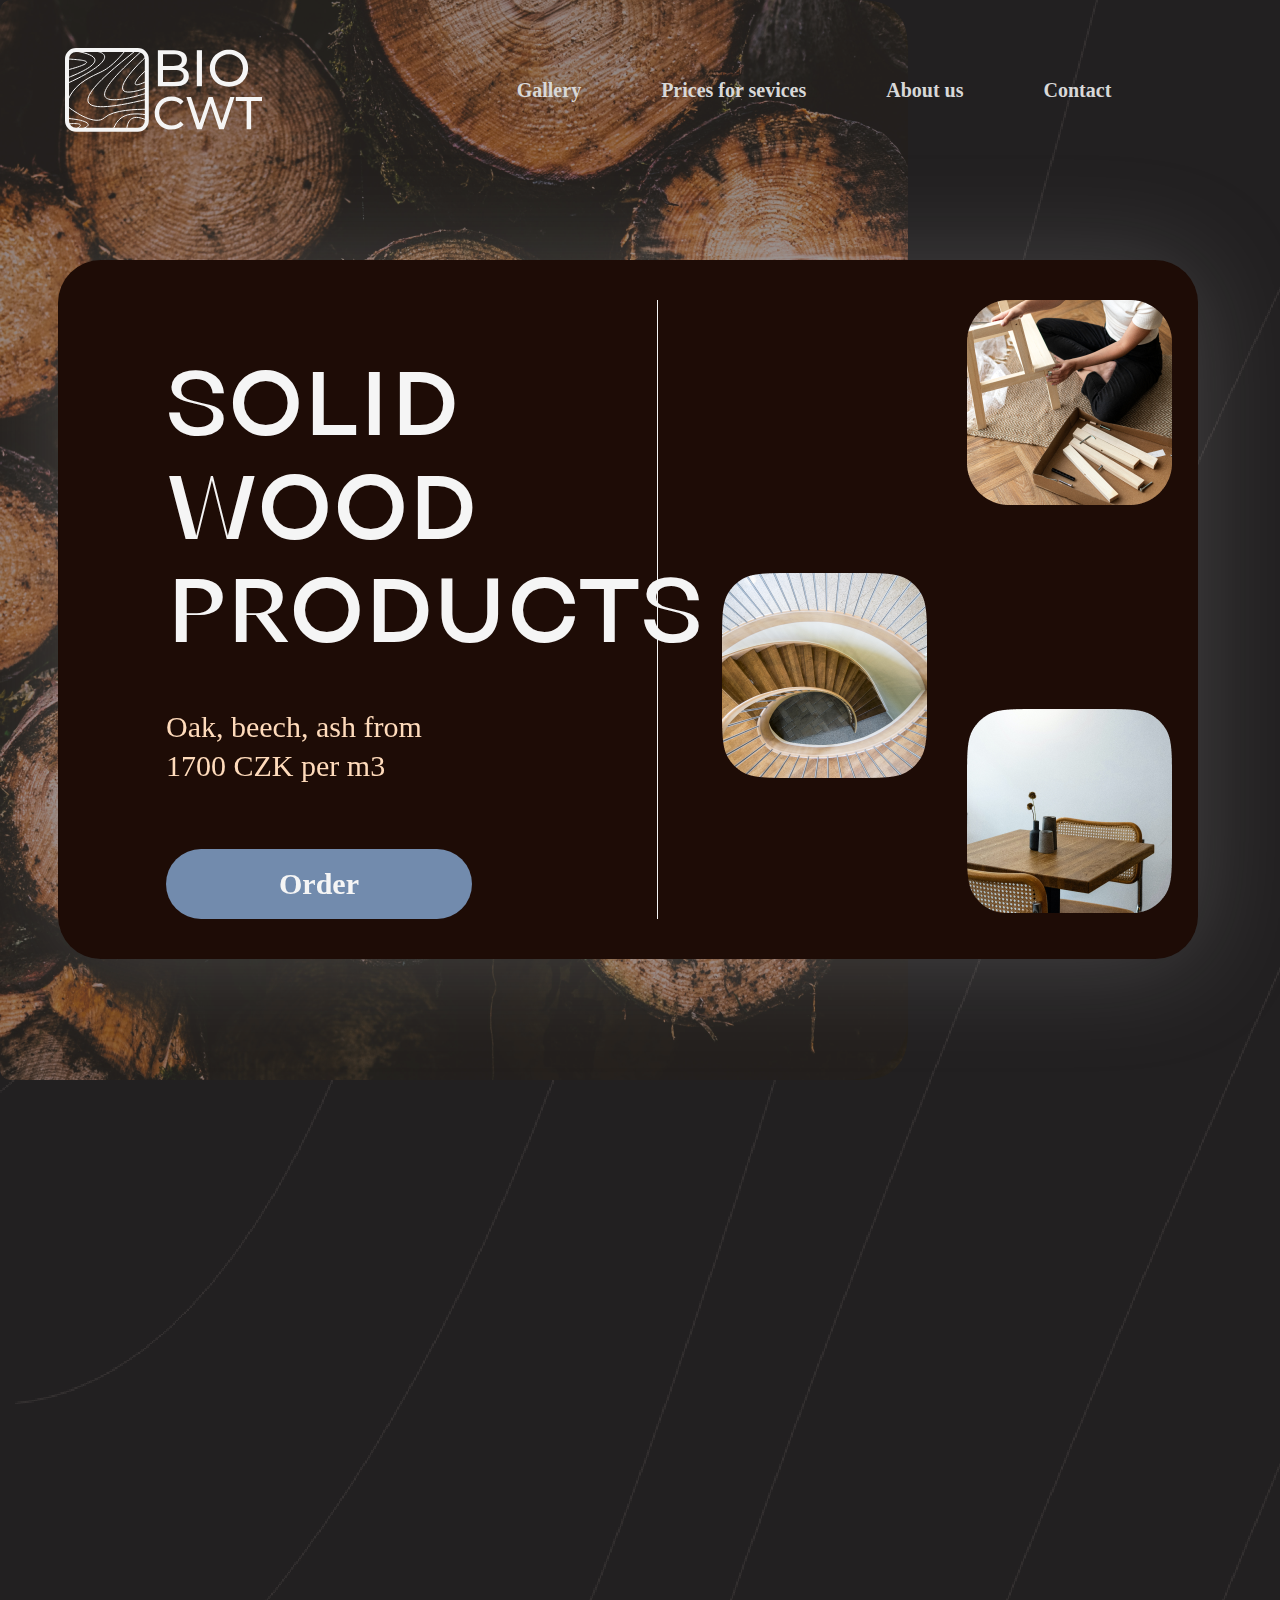
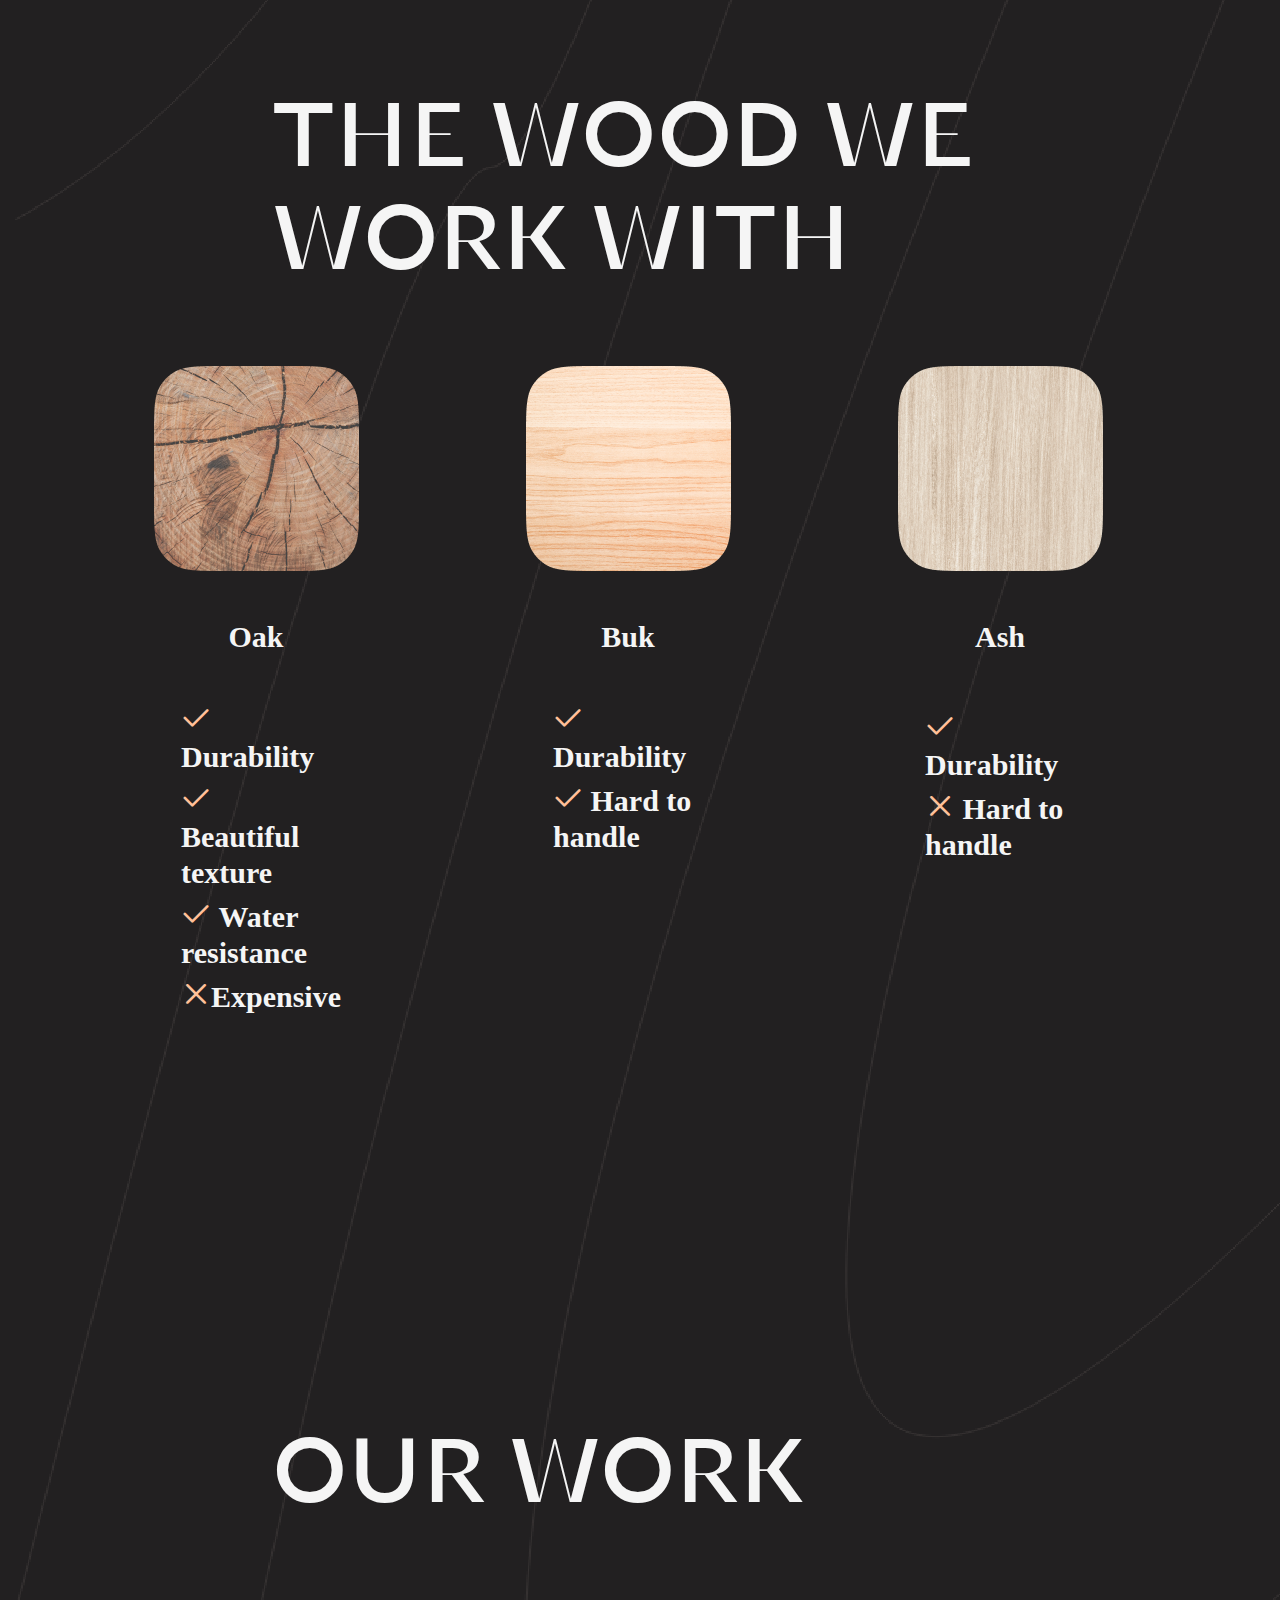
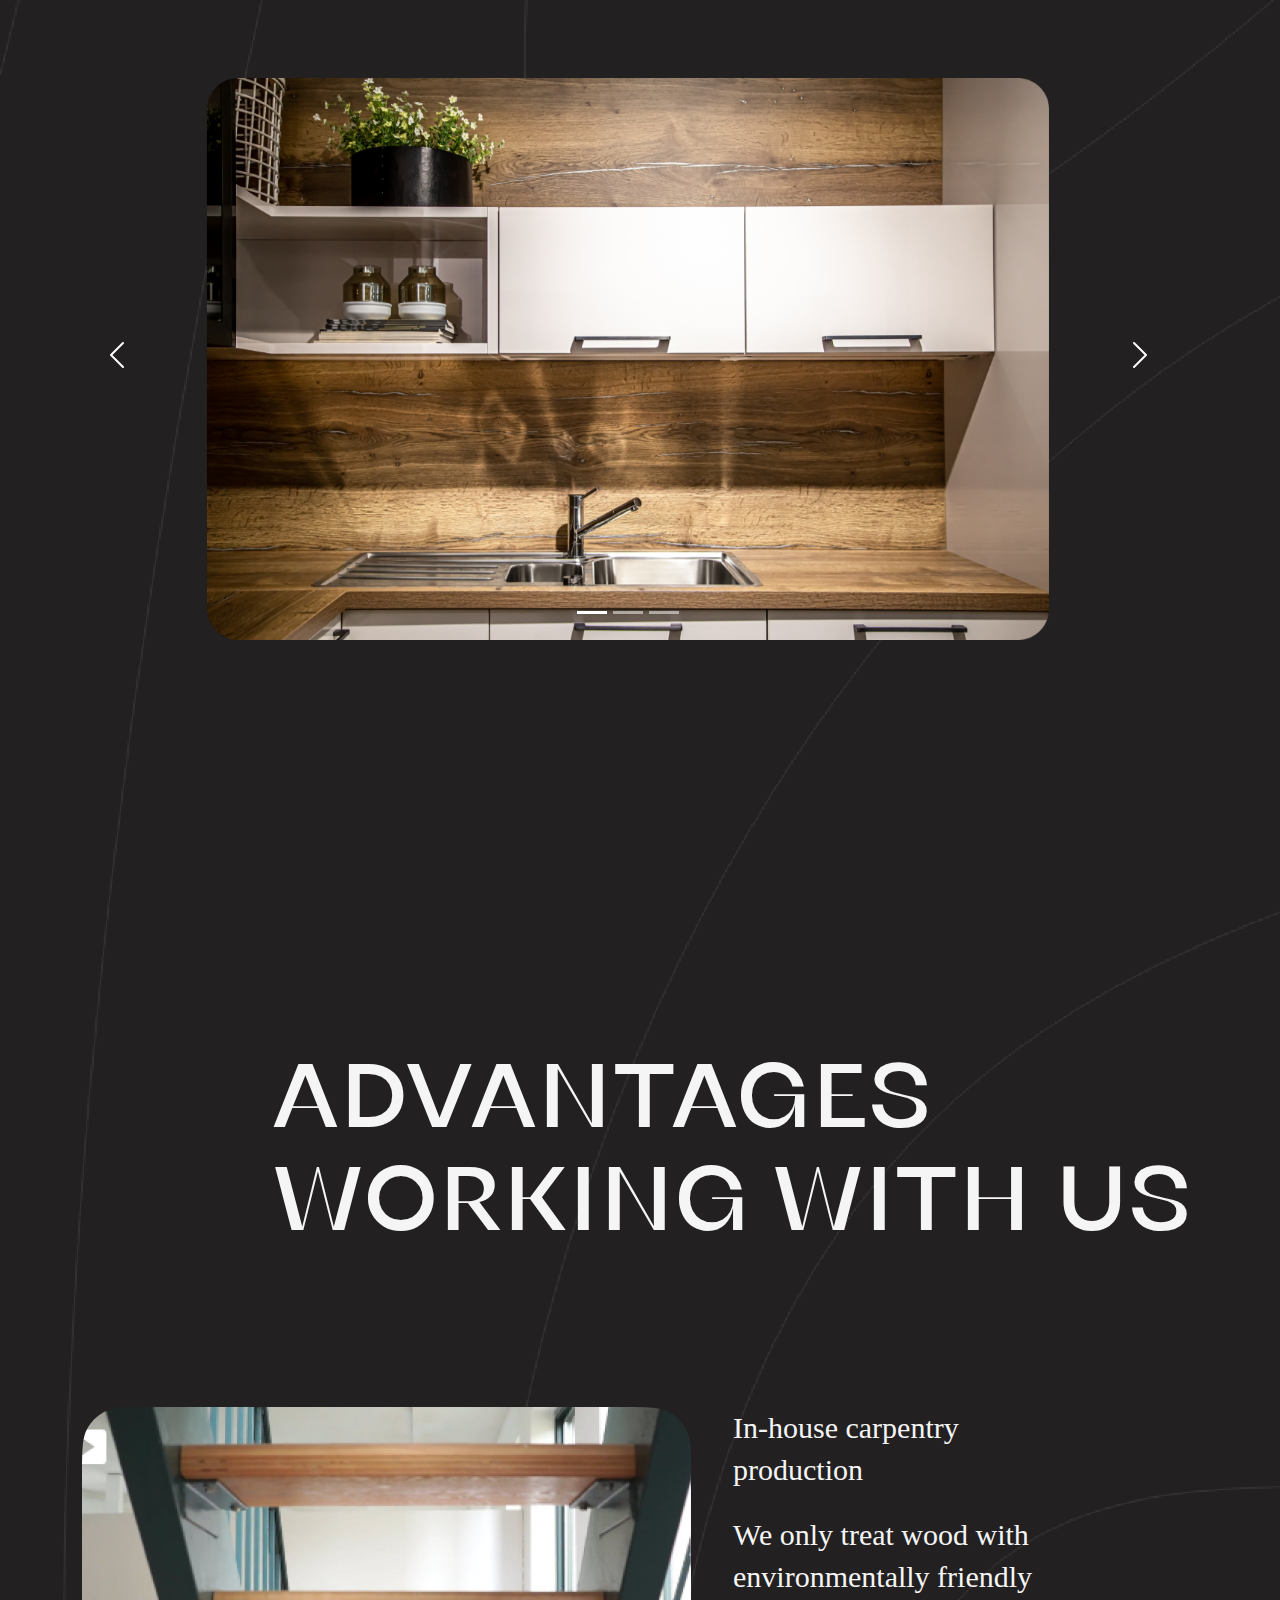
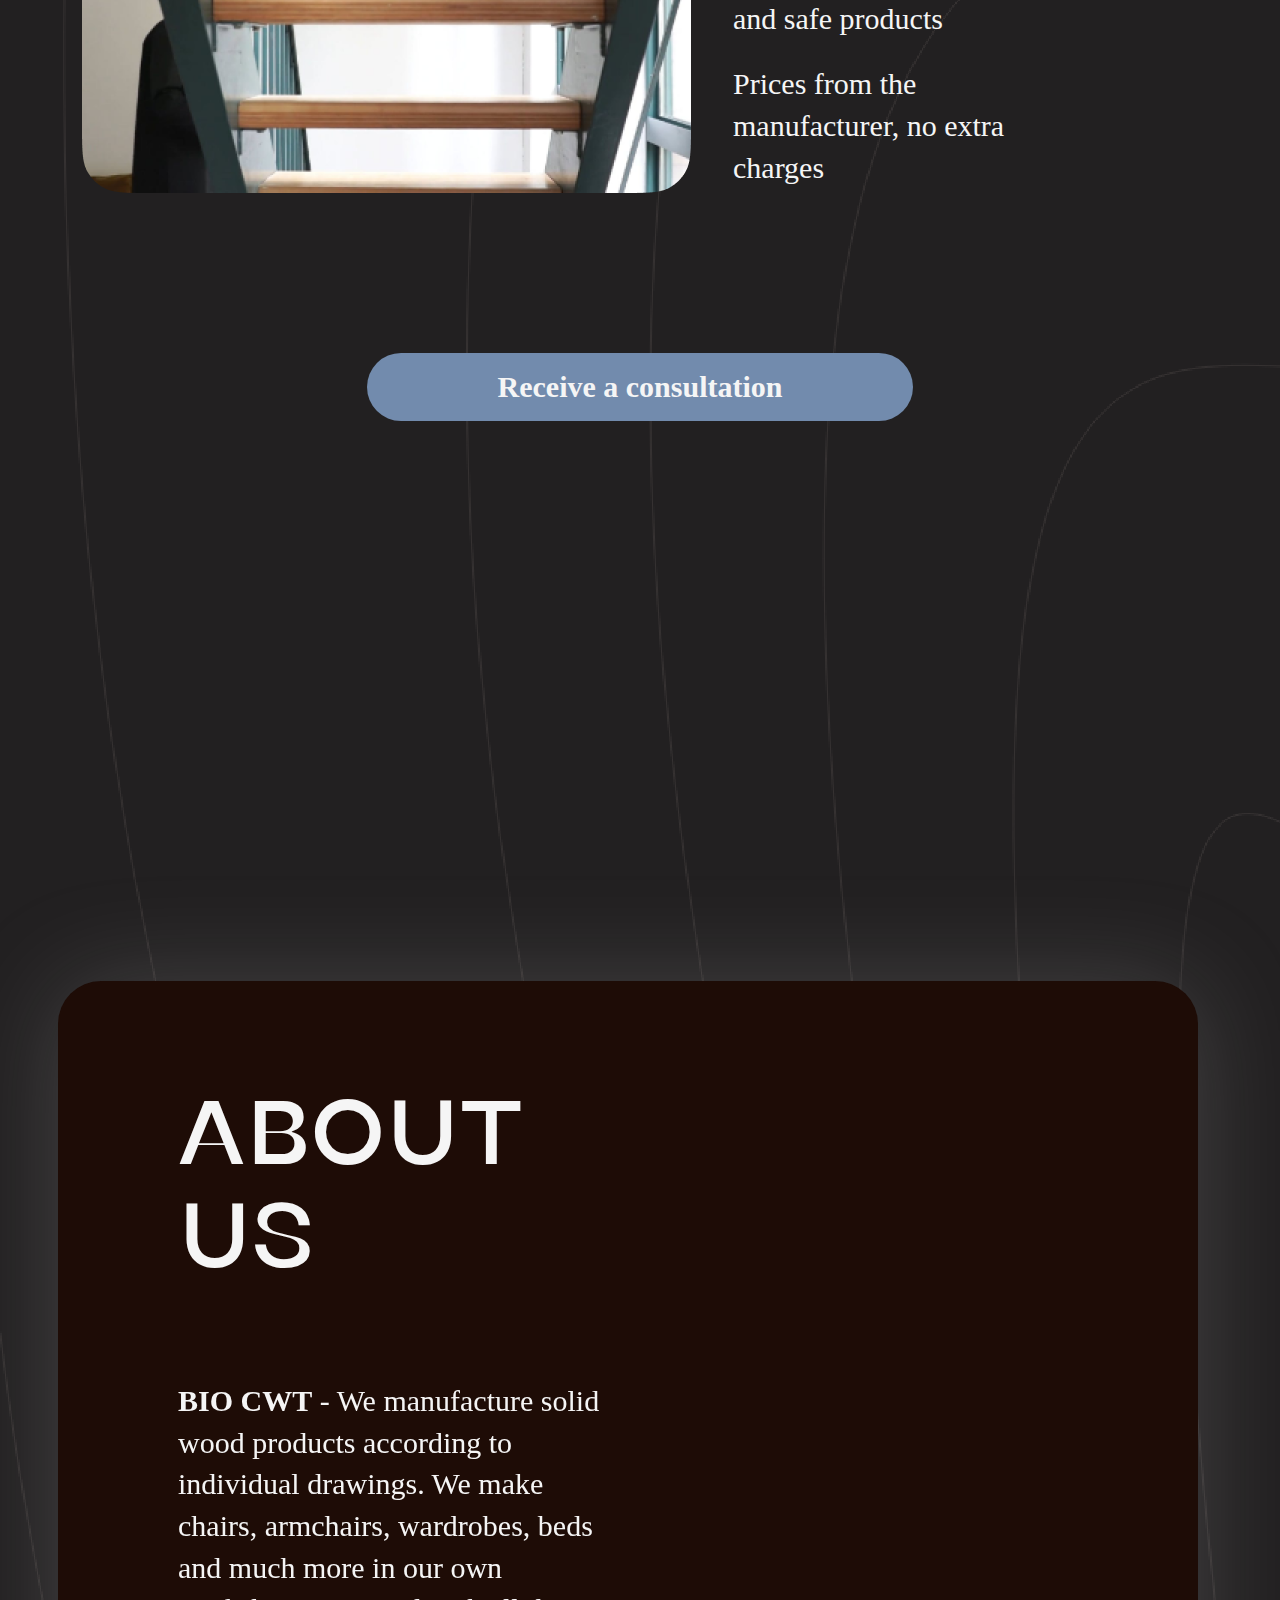
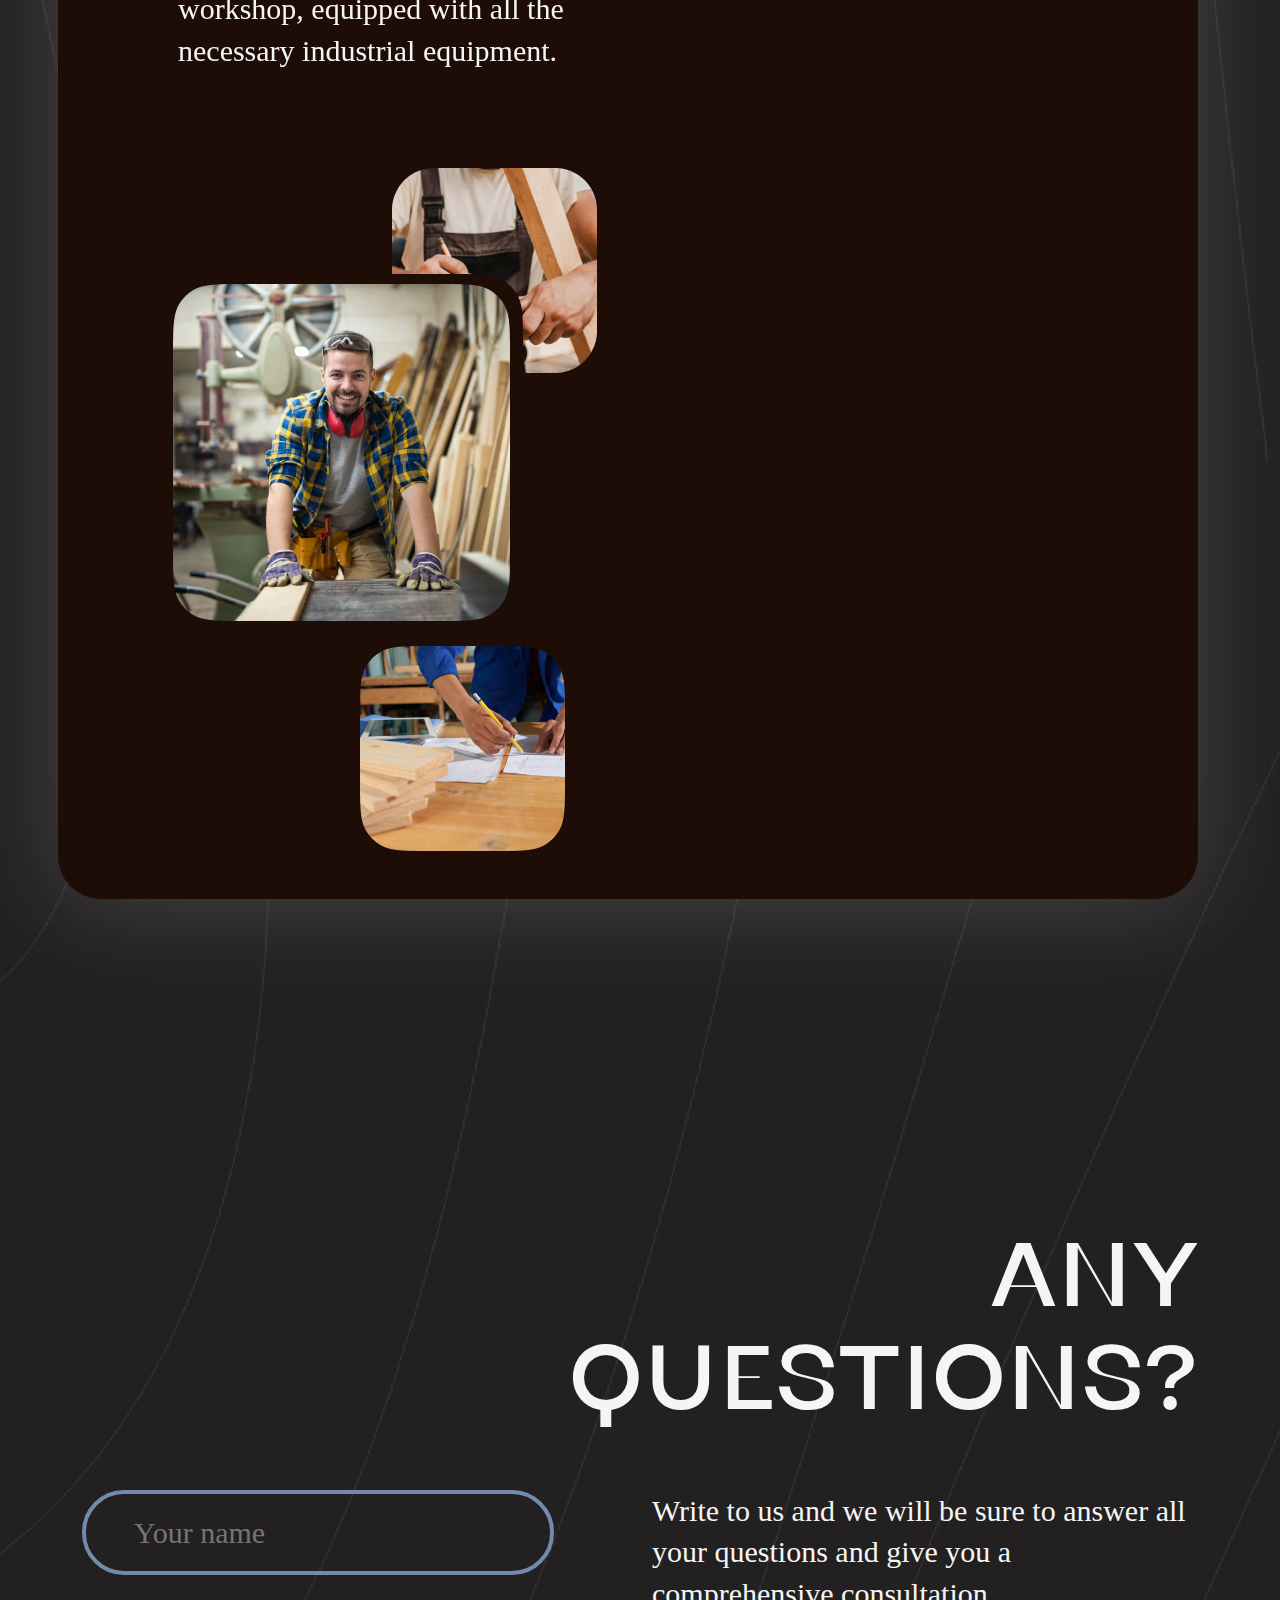
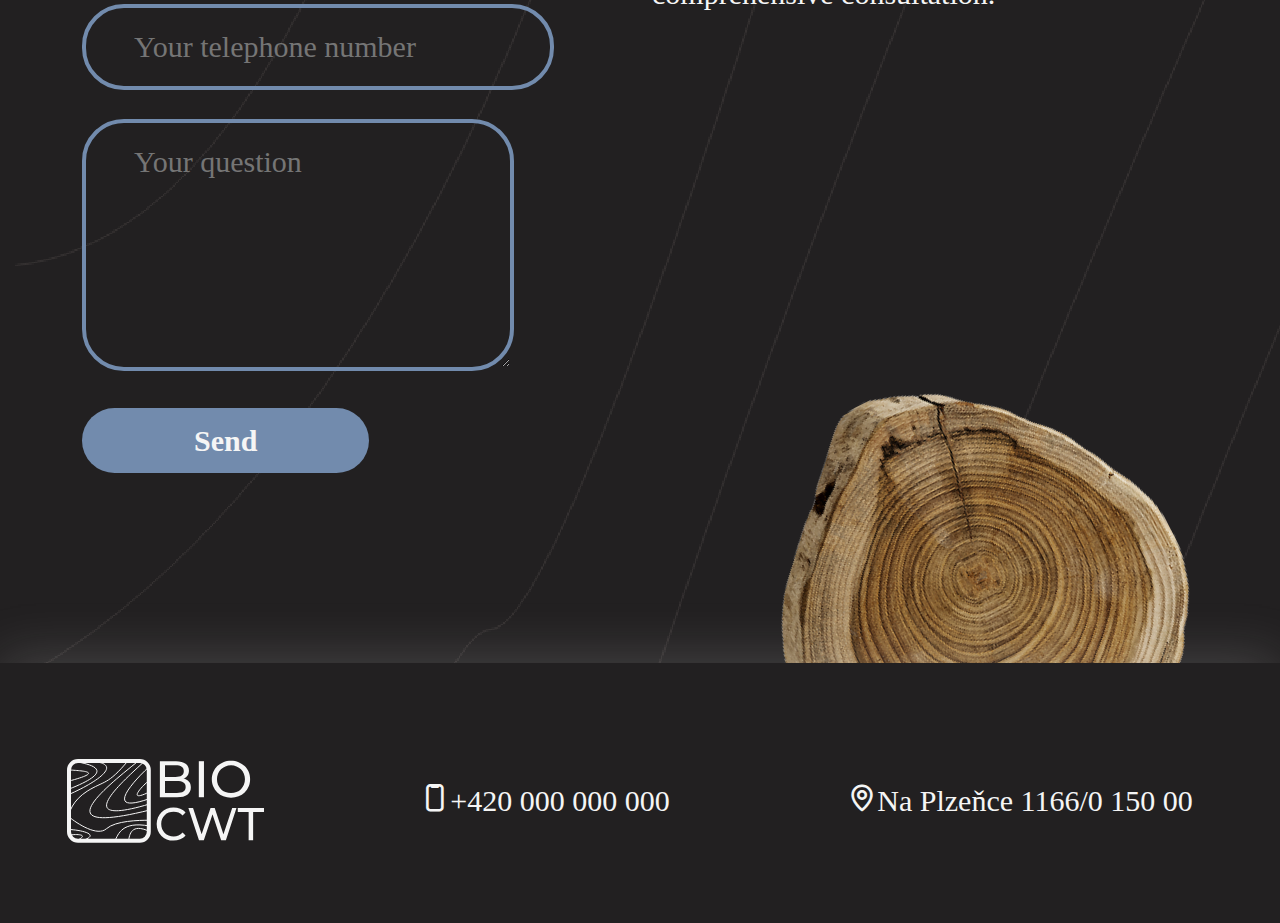
<file: My_site_6/src/index.html>
<!DOCTYPE html>
<html>
    <head>
        <meta charset="utf-8">
        <meta http-equiv="X-UA-Compatible" content="IE=edge">
        <title></title>
        <meta name="description" content="">
        <meta name="viewport" content="width=device-width, initial-scale=1">
        <link rel="stylesheet" href="css/normalize.css">
        <link rel="stylesheet" href="css/bootstrap.css">
        <link rel="stylesheet" href="css/iconsfont.css  ">
        <link rel="stylesheet" href="css/main.css">
    </head>
    <body>
        <div class="section s1">
            <div class="container">
                <div class="row" style="padding-top: 3rem;">
                    <div class="row">
                        <div class="col-lg-2 col-md-6 offset-lg-0 offset-md-3 col-sm-12 center-1">
                            <img src="img/logo-1.svg" alt="">
                        </div>
                        <div class="col-lg-8 col-md-12 col-sm-12 offset-lg-2 center-1">
                            <a href="#" class="p1-1">Gallery</a>
                            <a href="#" class="p1-1">Prices for sevices</a>
                            <a href="#" class="p1-1">About us</a>
                            <a href="#" class="p1-1">Contact</a>
                        </div>
                    </div>
                </div>
                <div class="row" style="margin-bottom: 3rem;">
                    <div class="row back-1" style="margin-top: 8rem; margin-bottom: 20rem;">
                        <div class="row" style="padding-top: 40px; padding-bottom: 40px; padding-left: 6rem;">
                            <div class="col-lg-6 col-md-12 col-sm-12 border-right">
                                <div class="row" style="padding-right: 4rem; padding-top: 3rem;">
                                    <span class="p1-2">SOLID</span>
                                </div>
                                <div class="row" style="padding-right: 4rem;">
                                    <span class="p1-2">WOOD</span>
                                </div>
                                <div class="row" style="padding-right: 4rem;">
                                    <span class="p1-2">PRODUCTS</span>
                                </div>
                                <div class="row" style="margin-top: 3rem;">
                                    <div class="col-lg-8">
                                        <span class="p1-3">
                                            Oak, beech, ash from 1700 CZK per m3
                                        </span>
                                    </div>
                                </div>
                                <div class="row">
                                    <div class="col-lg-4">
                                        <a href="#" class="btn btn-1" style="margin-top: 4rem;">Order</a>
                                    </div>
                                </div>
                            </div>
                            <div class="col-lg-6 col-md-12 col-sm-12" style="padding-left: 4rem;">
                                <img src="img/img-3.png" alt="">
                            </div>
                        </div>
                    </div>
                </div>
            </div>
        </div>
        <div class="section s2">
            <div class="container">
                <div class="row" style="margin-bottom: 5rem;">
                    <div class="col-lg-8 col-md-12 offset-lg-2 col-sm-12">
                        <span class="p1-2">THE WOOD WE WORK WITH</span>
                    </div>
                </div>
                <div class="row">
                    <div class="row">
                        <div class="col-lg-4 col-md-8 offset-lg-0 offset-md-2 col-sm-12 text-center">
                                <img src="img/image-1.png" alt=""   >
                            <div class="row">
                                <span class="p1-4" style="margin-top: 3rem; margin-bottom: 3rem; color: #F5F5F5;">Oak</span>                                
                            </div>
                            <div class="row col-lg-6 offset-lg-3">
                                <span class="p1-4 icon-Mark text-start" style="font-weight: 700;"><span> Durability </span></span>
                            </div>
                            <div class="row col-lg-6 offset-lg-3">
                                <span class="p1-4 icon-Mark text-start" style="font-weight: 700; margin-top: .5rem;"><span> Beautiful texture </span></span>
                            </div>
                            <div class="row col-lg-6 offset-lg-3">
                                <span class="p1-4 icon-Mark text-start" style="font-weight: 700; margin-top: .5rem;"><span> Water resistance </span></span>
                            </div>
                            <div class="row col-lg-6 offset-lg-3">
                                <span class="p1-4 icon-Cross text-start" style="font-weight: 700; margin-top: .5rem;"><span>Expensive</span></span>
                            </div>
                        </div>
                        <div class="col-lg-4 col-md-8 offset-lg-0 offset-md-2 col-sm-12 text-center">
                            <img src="img/image-2.png" alt="">
                            <div class="row">
                                <span class="p1-4" style="margin-top: 3rem; margin-bottom: 3rem; color: #F5F5F5;">Buk</span>
                            </div>  
                            <div class="row col-lg-6 offset-lg-3">
                                <span class="p1-4 icon-Mark text-start" style="font-weight: 700;"><span> Durability </span></span>
                            </div>
                            <div class="row col-lg-6 offset-lg-3">
                                <span class="p1-4 icon-Mark text-start" style="font-weight: 700; margin-top: .5rem;"><span> Hard to handle </span></span>
                            </div>
                        </div>
                        <div class="col-lg-4 col-md-8 offset-lg-0 offset-md-2 col-sm-12 text-center">
                            <img src="img/image-3.png" alt="">
                            <div class="row">
                                <span class="p1-4" style="margin-top: 3rem; margin-bottom: 3rem; color: #F5F5F5;">Ash</span>
                            </div>
                            <div class="row col-lg-6 offset-lg-3">
                                <span class="p1-4 icon-Mark text-start" style="font-weight: 700; margin-top: .5rem;"><span> Durability </span></span>
                            </div>
                            <div class="row col-lg-6 offset-lg-3">
                                <span class="p1-4 icon-Cross text-start" style="font-weight: 700; margin-top: .5rem;"><span> Hard to handle </span></span>
                            </div>
                        </div>
                    </div>
                </div>
            </div>
        </div>
        <div class="section s3">
            <div class="container">
                <div class="row" style="margin-bottom: 10rem;">
                    <div class="col-lg-8 col-md-12 col-sm-12 offset-lg-2">
                        <span class="p1-2">Our work</span>                        
                    </div>
                </div>
                <div class="row" style="margin-bottom: 25rem;">
                    <div class="row">
                        <div class="col-lg-1 col-md-2 offset-lg-0 offset-md-2 col-sm-12 center-1">
                            <button class="btn-2" type="button" data-bs-target="#carousel-1"  data-bs-slide="prev">
                                <span class="carousel-control-prev-icon" aria-hidden="true"></span>
                            </button>
                        </div>
                        <div class="col-lg-10 col-md-8 offset-lg-0 offset-md-2 col-sm-12">
                            <div id="carousel-1" class="carousel slide" data-bs-ride="carousel">
                                <div class="carousel-indicators">
                                    <button type="button" data-bs-target="#carousel-1" data-bs-slide-to="0" class="active" aria-current="true" aria-label="Slide 1"></button>
                                    <button type="button" data-bs-target="#carousel-1" data-bs-slide-to="1" aria-label="Slide 2"></button>
                                    <button type="button" data-bs-target="#carousel-1" data-bs-slide-to="2" aria-label="Slide 3"></button>
                                </div>
                                <div class="carousel-inner">
                                    <div class="carousel-item active" style="padding-left: 2rem; padding-right: 2rem;">
                                        <img src="img/img-4.png" class="d-block w-100" alt="...">
                                    </div>
                                    <div class="carousel-item" style="padding-left: 2rem; padding-right: 2rem;">
                                        <img src="img/img-4.png" class="d-block w-100" alt="...">
                                    </div>
                                    <div class="carousel-item" style="padding-left: 2rem; padding-right: 2rem;">
                                        <img src="img/img-4.png" class="d-block w-100" alt="...">
                                    </div>
                                </div>                                
                            </div>
                        </div>
                        <div class="col-lg-1 col-md-8 offset-lg-0 offset-md-2 col-sm-12 center-1">
                            <button class="btn-2" type="button" data-bs-target="#carousel-1"  data-bs-slide="next">
                                <span class="carousel-control-next-icon" aria-hidden="true"></span>
                            </button>
                        </div>
                    </div>
                </div>
            </div>
        </div>
        <div class="section s4">
            <div class="container">
                <div class="row">
                    <div class="col-lg-10 offset-lg-2 col-md-12 col-sm-12 center-1" style="margin-bottom: 10rem;">
                        <span class="p1-2">Advantages
                            working with us</span>
                    </div>
                </div>
                <div class="row" style="margin-bottom: 10rem;">
                    <div class="row">
                        <div class="col-lg-6 col-md-12 col-sm-12">
                            <img src="img/img-5.png" alt="">
                        </div>
                        <div class="col-lg-4 offset-lg-1 col-md-12 col-sm-12">
                            <span class="p1-5">In-house carpentry production</span>
                            <br><br>
                            <span class="p1-5">We only treat wood with environmentally friendly and safe products</span>
                            <br>
                            <br>
                            <span class="p1-5">Prices from the manufacturer, no extra charges</span>
                        </div>
                    </div>
                </div>
                <div class="row" style="margin-bottom: 10rem;">
                    <div class="col-lg-6 offset-lg-3 col-md-12 col-sm-12">
                        <a href="#" class="btn-1 text-decoration-none center-1" >Receive a consultation</a>
                    </div>
                </div>
            </div>
        </div>
        <div class="section s5">
            <div class="container">
                <div class="row">
                    <div class="row back-1" style="margin-top: 25rem; margin-bottom: 20rem;">
                        <div class="row">
                            <div class="col-lg-12 col-md-12 col-sm-12">
                                <div class="row">
                                    <div class="col-lg-5 col-md-12 col-sm-12" style="margin-left: 6rem;">
                                        <div class="row"><span class="p1-2" style="margin-top: 6rem;">About us</span></div>
                                        <div class="row"><span class="p1-5" style="margin-top: 6rem;"><b>BIO CWT</b> - We manufacture 
                                            solid wood products according to individual drawings. 
                                            We make chairs, armchairs, wardrobes, beds and much 
                                            more in our own workshop, equipped with all the 
                                            necessary industrial equipment.</span></div>
                                    </div>
                                    <div class="col-lg-5 col-md-12 col-sm-12 offset-lg-1">
                                        <img src="img/img/img-top.png" alt="" style="margin-top: 6rem; margin-bottom: 3rem;">                                        
                                    </div>
                                </div>
                            </div>
                        </div>  
                    </div>
                </div>
            </div>
        </div>
        <div class="section">
            <div class="container">
                <div class="row" style="margin-bottom: 4rem;">
                    <div class="col-lg-9 offset-lg-3 col-md-12 col-sm-12 text-end">
                        <span class="p1-2">Any questions?</span>
                    </div>
                </div>
                <div class="row">
                    <div class="col-lg-12 col-md-12 col-sm-12">
                        <div class="row">
                            <div class="col-lg-6 col-md-12 col-sm-12">
                                <input type="text" placeholder="Your name" class="input-1">
                                <input type="text" placeholder="Your telephone number" class="input-1">
                                <textarea name="" id="" cols="19" rows="5" class="input-1" placeholder="Your question"></textarea>
                                <div class="box" style="margin-top: 1rem;">
                                    <a href="#" class="btn-1 text-decoration-none">Send</a>
                                </div>
                            </div>
                            <div class="col-lg-6 col-md-12 col-sm-12">
                                <span class="p1-5">Write to us and we will be 
                                    sure to answer all your questions and 
                                    give you a comprehensive consultation.
                                </span>
                                <img src="img/img-6.png" alt="" class="position-relative" style="top: 16rem; z-index: 1;">
                            </div>
                        </div>
                    </div>
                </div>
            </div>
        </div>
        <div class="section s6">
            <div class="container">
                <div class="row">
                    <div class="col-lg-2 col-md-8 offset-lg-0 center-1 offset-md-2 col-sm-12" style="margin-top: 6rem; margin-bottom: 5rem;">
                        <img src="img/logo-1.svg" alt="">
                    </div>
                    <div class="col-lg-6 col-md-8 offset-lg-0 center-1 offset-md-2 col-sm-12" style="margin-top: 6rem; margin-bottom: 5rem;">
                        <span class="p1-5 icon-iPhone">+420 000 000 000</span>
                    </div>
                    <div class="col-lg-4 col-md-8 offset-lg-0 center-1 offset-md-2 col-sm-12" style="margin-top: 6rem; margin-bottom: 5rem;">
                        <span class="p1-5 icon-outline1">Na Plzeňce 1166/0
                            150 00</span>
                    </div>
                </div>
            </div>
        </div>
        <script src="js/bootstrap.bundle.js" async defer></script>
    </body>
</html>
</file>
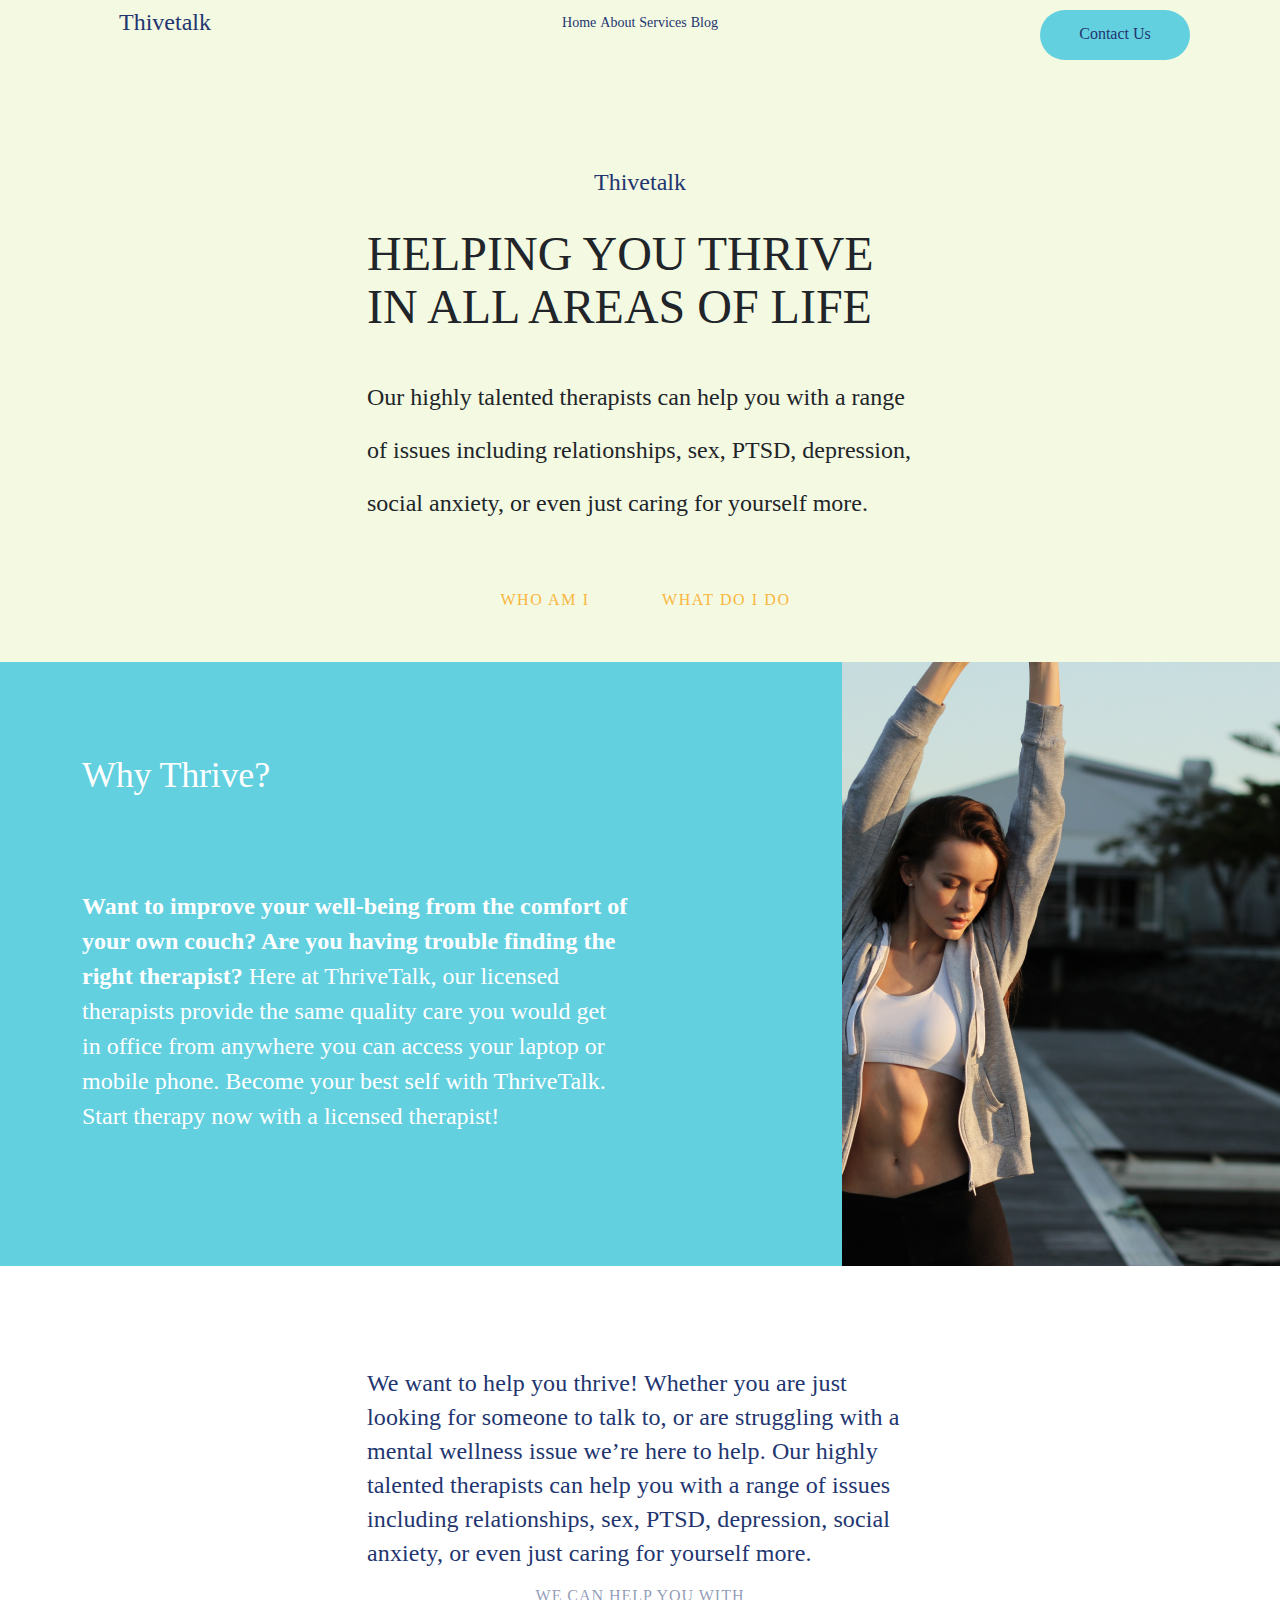
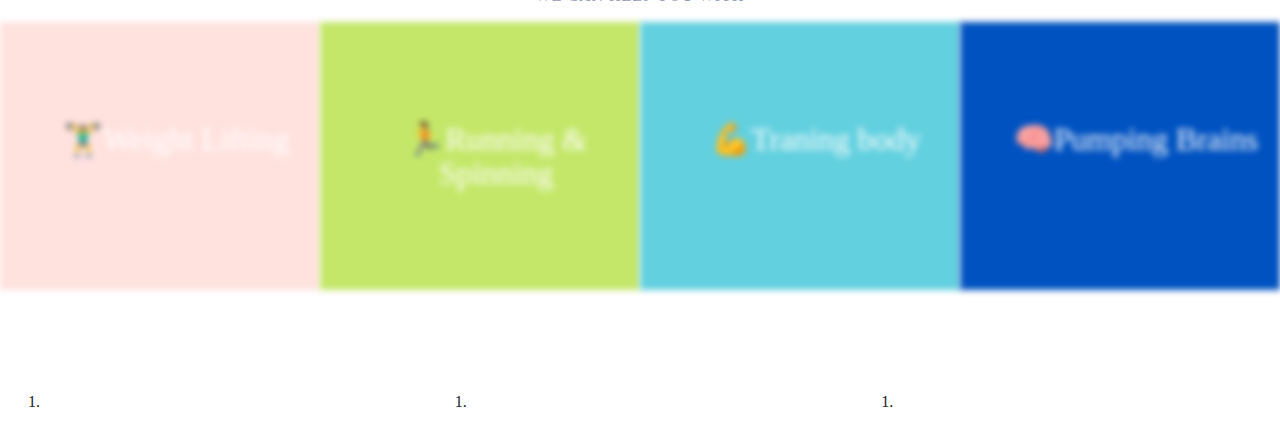
<file: Макет в портфолио 1/src/index.html>
<!DOCTYPE html>
<html>
    <head>
        <meta charset="utf-8">
        <meta http-equiv="X-UA-Compatible" content="IE=edge">
        <title></title>
        <meta name="description" content="">
        <meta name="viewport" content="width=device-width, initial-scale=1">
        <link rel="stylesheet" href="css/normalize.css">
        <link rel="stylesheet" href="css/main.css">
        <link rel="stylesheet" href="css/bootstrap.css">
        <style>
            a{
                text-decoration: none;
            }
        </style>
    </head>
    <body>
        <div class="section box1">
            <div class="container">
                <div class="row">
                    <div class="col-lg-2 col-md-3 col-sm-3 text-center">
                        <div class="link-ease-in-out c1">
                            <a href="#" class="header-1">Thivetalk</a>
                        </div>
                    </div>
                    <div class="col-lg-4 offset-lg-2 col-md-4 offset-md-1 col-sm-6 offset-sm-0 text-center a1">
                        <div class="link-ease-in-out c1">
                            <a href="#" class="header-2">Home</a>
                            <a href="#" class="header-2">About</a>
                            <a href="#" class="header-2">Services</a>
                            <a href="#" class="header-2">Blog</a>
                        </div>
                    </div>
                    <div class="col-lg-2 col-md-3 col-sm-3 offset-lg-2 offset-md-1 offset-sm-0 text-center">
                        <div class="link-ease-in-out c1">
                            <a href="#" class="contact">Contact Us</a>
                        </div>
                    </div>
                </div>
            </div>
            <div class="container c2">
                <div class="row">
                    <div class="col-lg-4 offset-lg-4 col-md-10 offset-md-1 col-sm-12 text-center">
                        <div class="link-ease-in-out c1">
                            <a href="#" class="header-1">Thivetalk</a>
                        </div>
                    </div>
                </div>
                <div class="row c3">
                    <div class="col-lg-6 offset-lg-3 col-md-10 offset-md-1 col-sm-12 c3">
                        <h1 class="text-uppercase c3 header-3">HELPING YOU THRIVE IN ALL AREAS OF LIFE</h1>
                    </div>
                </div>
                <div class="row">
                    <div class="col-lg-6 offset-lg-3 col-md-10 offset-md-1 col-sm-12 m1">
                        <h1 class="text header-4">Our highly talented therapists can help you with a range
                            of issues including relationships, sex, PTSD, depression, social anxiety, or 
                            even just caring for yourself more.</h1>
                    </div>
                </div>
                <div class="row">
                    <div class="col-lg-2 offset-lg-4 col-md-6 col-sm-6 m1 text-center"><a href="#" class="hover1 text-uppercase text1">Who am i</a></div>
                    <div class="col-lg-2 col-md-6 col-sm-6 m1"><a href="#" class="hover1 text-uppercase text1">What do i do</a></div>
                </div>
            </div>
        </div>
        <div class="section box3">
            <div class="container">
                <div class="row">
                    <div class="col-lg-8">
                        <div class="row">
                            <div class="col-lg-6 col-md-6 col-sm-6 offset-3 offset-lg-0">
                                <h1 class="header-5 c4">Why Thrive?</h1>
                            </div>
                        </div>
                        <div class="row">
                            <div class="col-lg-9 col-md-10 offset-md-1 offset-lg-0"><p class="p1"><strong>Want to improve your well-being from the comfort 
                                of your own couch? Are you having trouble finding
                                the right therapist?</strong> Here at ThriveTalk, our licensed 
                                therapists provide the same quality care you would get 
                                in office from anywhere you can access your laptop or 
                                mobile phone. Become your best self with ThriveTalk.  
                                Start therapy now with a licensed therapist!</p></div>
                        </div>
                    </div>
                    <div class="col-lg-4 col-md-2 col-sm-2 offset-md-1 offset-sm-0 offset-lg-0">
                        <img src="img/06.png" alt="Картинка" class="">
                    </div>
                </div>
            </div>
        </div>
        <div class="section box4">
            <div class="container">
                <div class="row">
                    <div class="col-lg-6 col-md-8 col-sm-10 offset-lg-3 offset-md-2 offset-sm-1">
                        <p class="p2 m2">We want to help you thrive! Whether you are just looking 
                            for someone to talk to, or are struggling with a mental 
                            wellness issue we’re here to help.  Our highly talented 
                            therapists can help you with a range of issues including 
                            relationships, sex, PTSD, depression, social anxiety, or 
                            even just caring for yourself more.
                        </p>
                    </div>
                </div>
                <div class="row">
                    <div class="col-lg-4 col-md-6 col-sm-8 offset-lg-4 offset-md-3 offset-sm-2">
                        <p class="text-uppercase p3">WE CAN HELP YOU WITH</p>
                    </div>
                </div>
            </div>
        </div>
        <div class="section s4">
            <div class="container-fluid">
                <div class="row">
                    <div class="col-lg-3 col-md-6 col-sm-12 color1 text-center blur-image">
                        <ol><li class="sis1 m2 text-center m3">Weight Lifting</li></ol>
                    </div>
                    <div class="col-lg-3 col-md-6 col-sm-12 color2 blur-image">
                        <ol><li class="sis1 m2 text-center m3 sis2">Running  & Spinning</li></ol>
                    </div>
                    <div class="col-lg-3 col-md-6 col-sm-12 color3 blur-image">
                        <ol><li class="sis1 m2 text-center m3 sis3">Traning body</li></ol>
                    </div>
                    <div class="col-lg-3 col-md-6 col-sm-12 color4 blur-image">
                        <ol><li class="sis1 m2 text-center m3 sis4">Pumping Brains</li></ol>
                    </div>
                </div>
            </div>
        </div>
        <div class="section">
            <div class="container-fluid">
                <div class="row">
                    <div class="col-lg-4">
                        <ol>
                            <li></li>
                        </ol>
                    </div>
                    <div class="col-lg-4">
                        <ol>
                            <li></li>
                        </ol>
                    </div>
                    <div class="col-lg-4">
                        <ol>
                            <li></li>
                        </ol>
                    </div>
                </div>
            </div>
        </div>
        <script src="" async defer></script>
    </body>
</html>
</file>
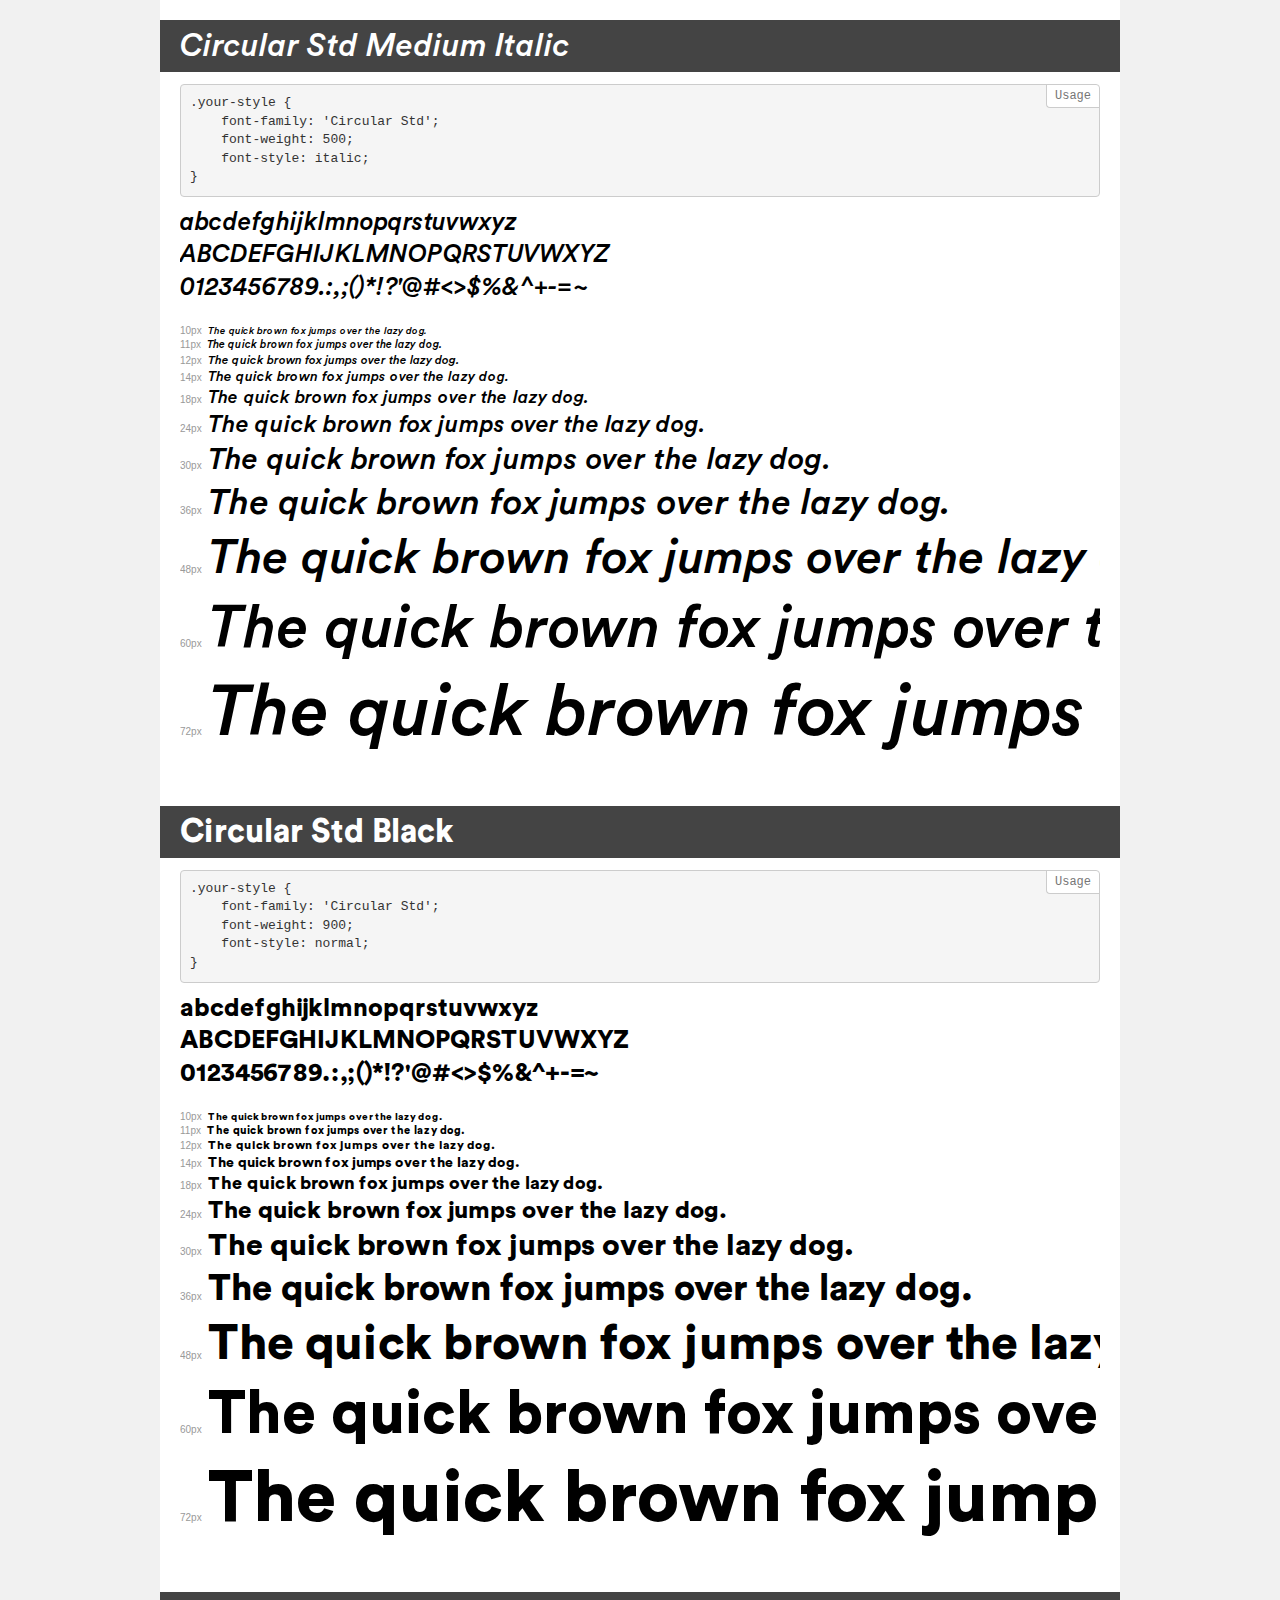
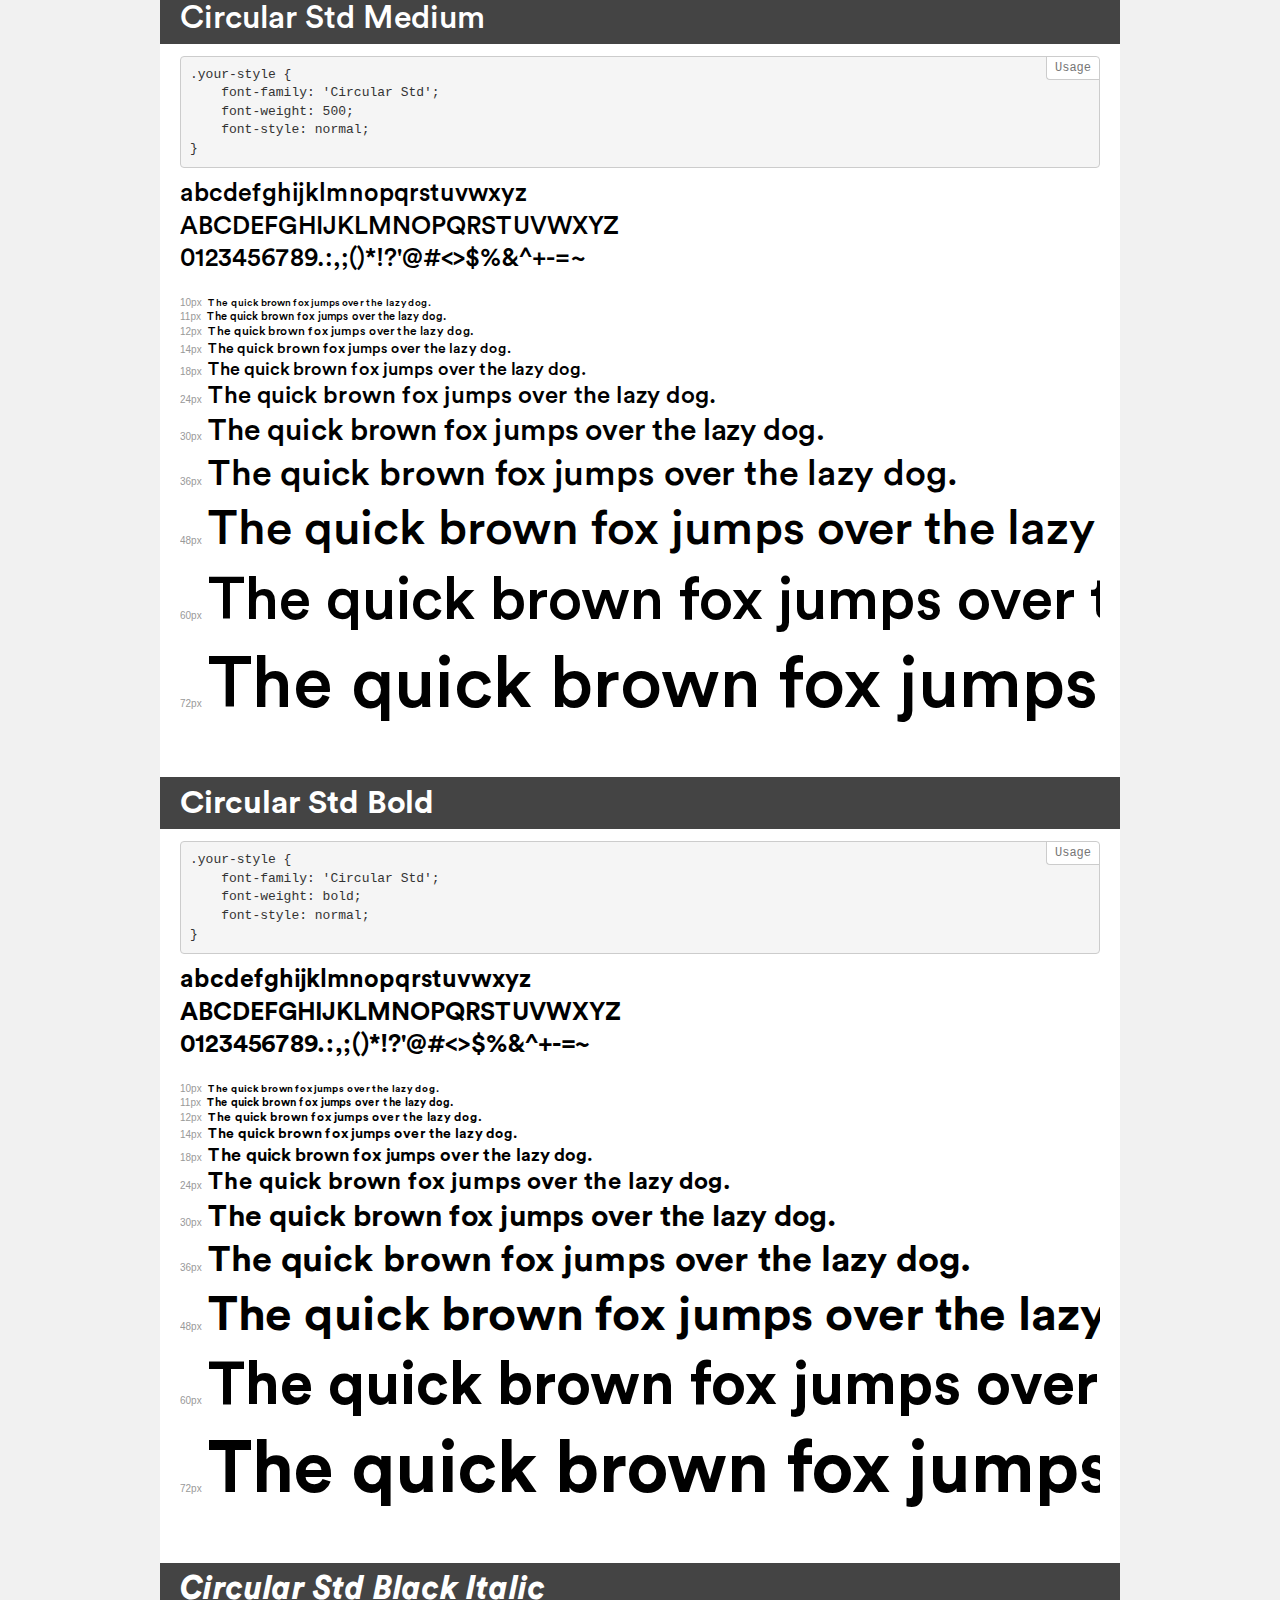
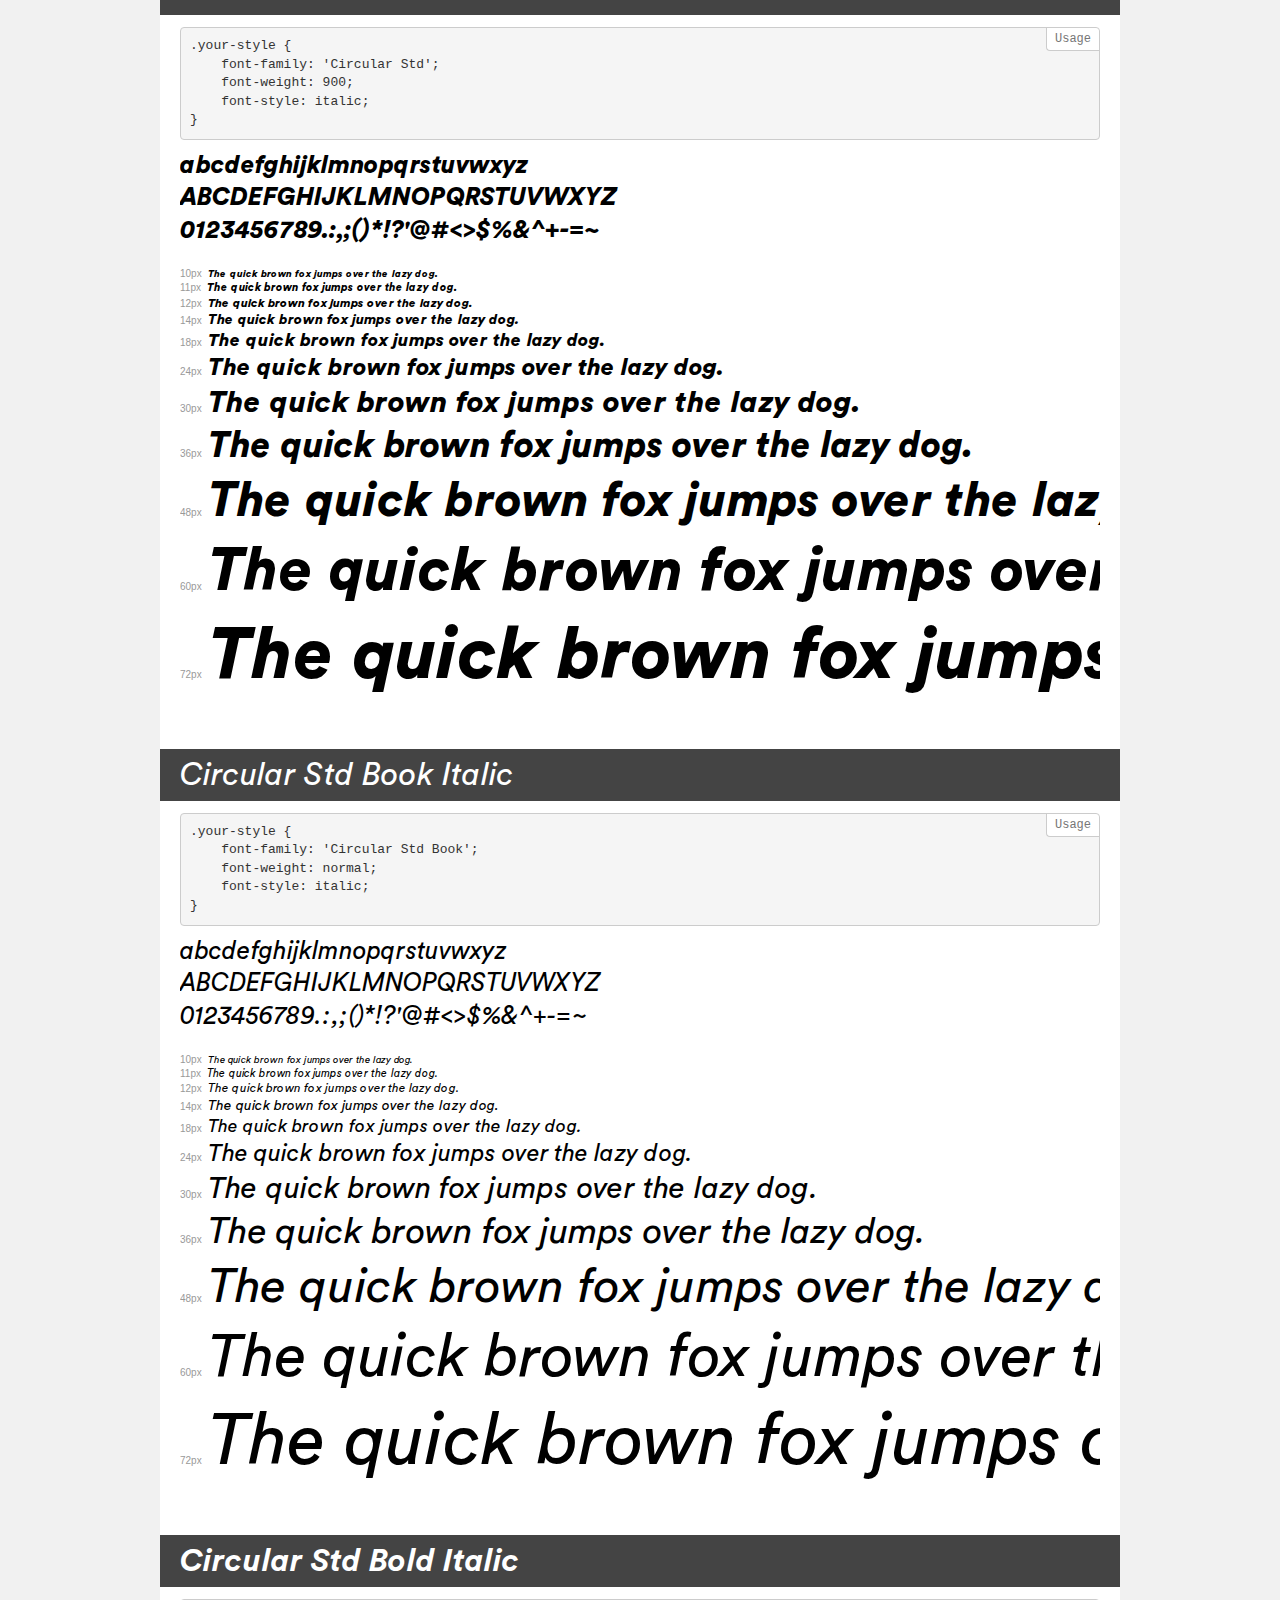
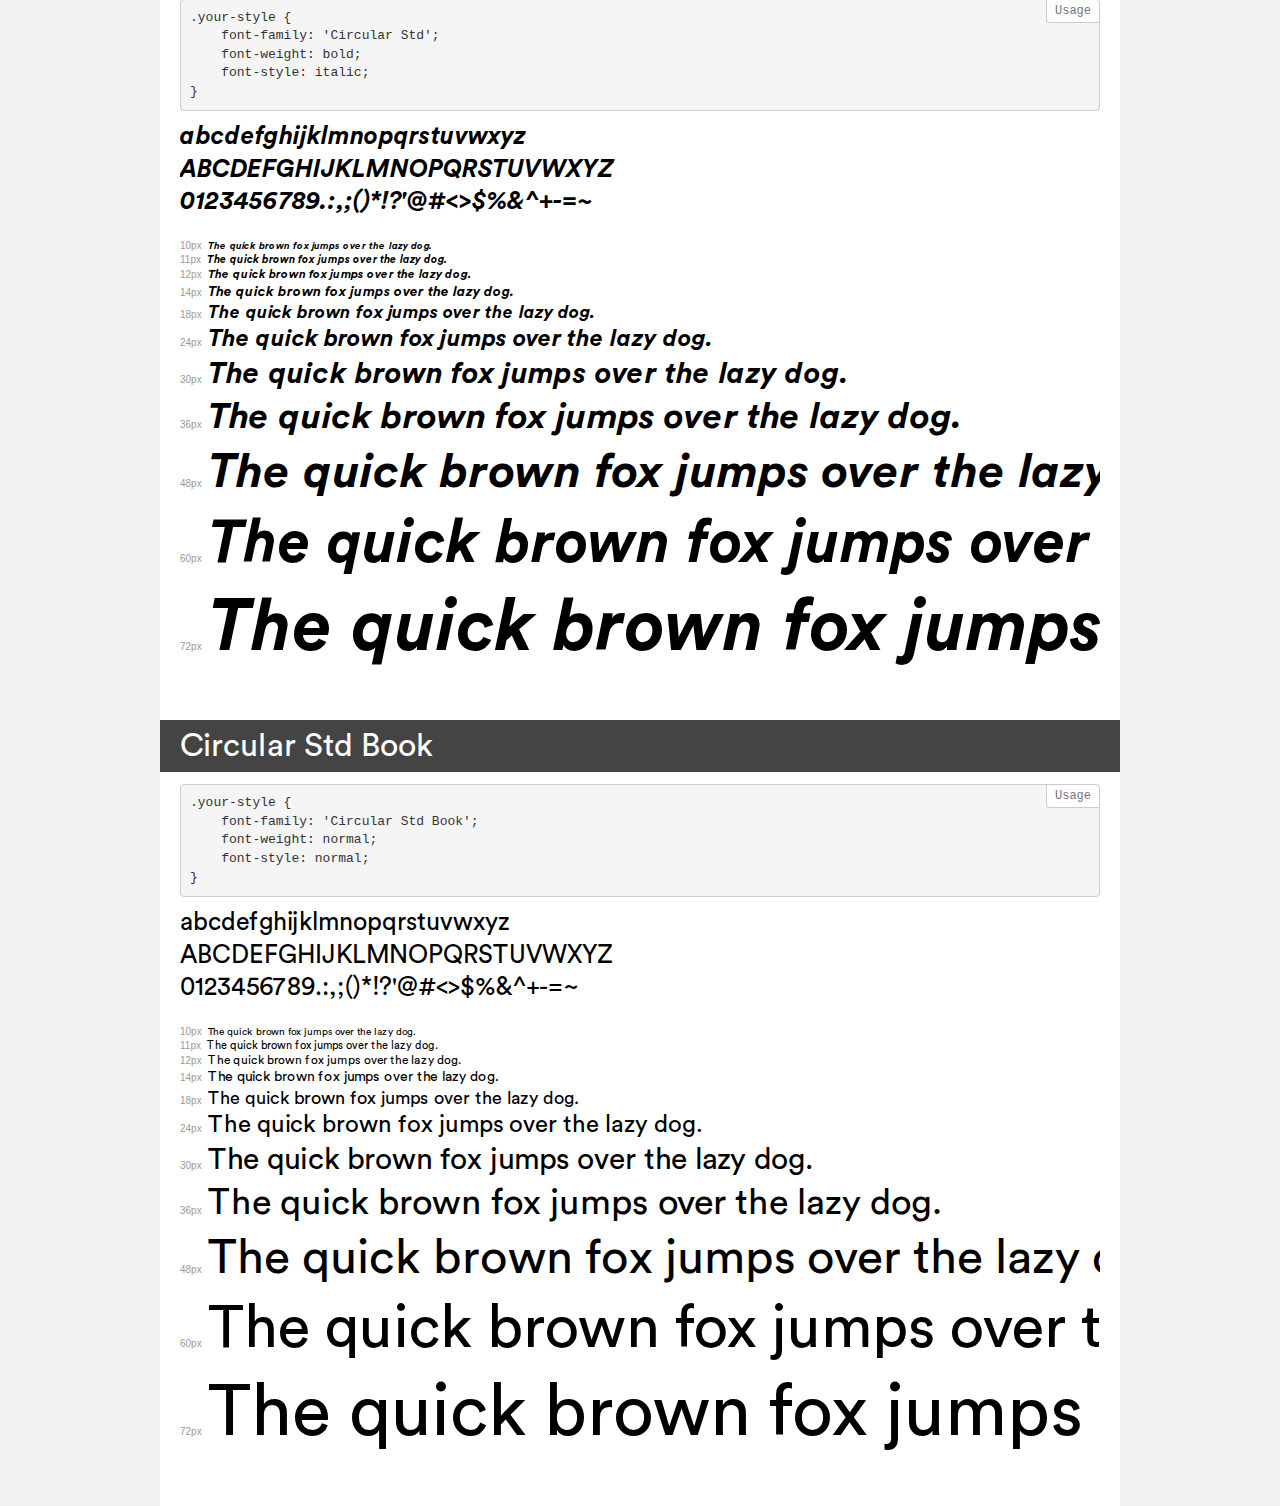
<file: My_site_5/src/fonts/Circular/demo.html>
<!DOCTYPE html>
<html>
<head>
    <meta charset="utf-8">
    <meta http-equiv="X-UA-Compatible" content="IE=edge">
    <meta name="viewport" content="width=device-width, initial-scale=1">
    <meta name="robots" content="noindex, noarchive">
    <meta name="format-detection" content="telephone=no">
    <title>Transfonter demo</title>
    <link href="stylesheet.css" rel="stylesheet">
    <style>
        /*
        http://meyerweb.com/eric/tools/css/reset/
        v2.0 | 20110126
        License: none (public domain)
        */
        html, body, div, span, applet, object, iframe,
        h1, h2, h3, h4, h5, h6, p, blockquote, pre,
        a, abbr, acronym, address, big, cite, code,
        del, dfn, em, img, ins, kbd, q, s, samp,
        small, strike, strong, sub, sup, tt, var,
        b, u, i, center,
        dl, dt, dd, ol, ul, li,
        fieldset, form, label, legend,
        table, caption, tbody, tfoot, thead, tr, th, td,
        article, aside, canvas, details, embed,
        figure, figcaption, footer, header, hgroup,
        menu, nav, output, ruby, section, summary,
        time, mark, audio, video {
            margin: 0;
            padding: 0;
            border: 0;
            font-size: 100%;
            font: inherit;
            vertical-align: baseline;
        }
        /* HTML5 display-role reset for older browsers */
        article, aside, details, figcaption, figure,
        footer, header, hgroup, menu, nav, section {
            display: block;
        }
        body {
            line-height: 1;
        }
        ol, ul {
            list-style: none;
        }
        blockquote, q {
            quotes: none;
        }
        blockquote:before, blockquote:after,
        q:before, q:after {
            content: '';
            content: none;
        }
        table {
            border-collapse: collapse;
            border-spacing: 0;
        }
        /* common styles */
        body {
            background: #f1f1f1;
            color: #000;
        }
        .page {
            background: #fff;
            width: 920px;
            margin: 0 auto;
            padding: 20px 20px 0 20px;
            overflow: hidden;
        }
        .font-container {
            overflow-x: auto;
            overflow-y: hidden;
            margin-bottom: 40px;
            line-height: 1.3;
            white-space: nowrap;
            padding-bottom: 5px;
        }
        h1 {
            position: relative;
            background: #444;
            font-size: 32px;
            color: #fff;
            padding: 10px 20px;
            margin: 0 -20px 12px -20px;
        }
        .letters {
            font-size: 25px;
            margin-bottom: 20px;
        }
        .s10:before {
            content: '10px';
        }
        .s11:before {
            content: '11px';
        }
        .s12:before {
            content: '12px';
        }
        .s14:before {
            content: '14px';
        }
        .s18:before {
            content: '18px';
        }
        .s24:before {
            content: '24px';
        }
        .s30:before {
            content: '30px';
        }
        .s36:before {
            content: '36px';
        }
        .s48:before {
            content: '48px';
        }
        .s60:before {
            content: '60px';
        }
        .s72:before {
            content: '72px';
        }
        .s10:before, .s11:before, .s12:before, .s14:before,
        .s18:before, .s24:before, .s30:before, .s36:before,
        .s48:before, .s60:before, .s72:before {
            font-family: Arial, sans-serif;
            font-size: 10px;
            font-weight: normal;
            font-style: normal;
            color: #999;
            padding-right: 6px;
        }
        pre {
            display: block;
            position: relative;
            padding: 9px;
            margin: 0 0 10px;
            font-family: Monaco, Menlo, Consolas, "Courier New", monospace !important;
            font-size: 13px;
            line-height: 1.428571429;
            color: #333;
            font-weight: normal !important;
            font-style: normal !important;
            background-color: #f5f5f5;
            border: 1px solid #ccc;
            overflow-x: auto;
            border-radius: 4px;
        }
        pre:after {
            display: block;
            position: absolute;
            right: 0;
            top: 0;
            content: 'Usage';
            line-height: 1;
            padding: 5px 8px;
            font-size: 12px;
            color: #767676;
            background-color: #fff;
            border: 1px solid #ccc;
            border-right: none;
            border-top: none;
            border-radius: 0 4px 0 4px;
            z-index: 10;
        }
        /* responsive */
        @media (max-width: 959px) {
            .page {
                width: auto;
                margin: 0;
            }
        }
    </style>
</head>
<body>
<div class="page">
    <div class="demo" style="font-family: 'Circular Std'; font-weight: 500; font-style: italic;">
        <h1>Circular Std Medium Italic</h1>
        <pre>.your-style {
    font-family: 'Circular Std';
    font-weight: 500;
    font-style: italic;
}</pre>
        <div class="font-container">
            <p class="letters">
                abcdefghijklmnopqrstuvwxyz<br>
ABCDEFGHIJKLMNOPQRSTUVWXYZ<br>
                0123456789.:,;()*!?'@#<>$%&^+-=~
            </p>
            <p class="s10" style="font-size: 10px;">The quick brown fox jumps over the lazy dog.</p>
            <p class="s11" style="font-size: 11px;">The quick brown fox jumps over the lazy dog.</p>
            <p class="s12" style="font-size: 12px;">The quick brown fox jumps over the lazy dog.</p>
            <p class="s14" style="font-size: 14px;">The quick brown fox jumps over the lazy dog.</p>
            <p class="s18" style="font-size: 18px;">The quick brown fox jumps over the lazy dog.</p>
            <p class="s24" style="font-size: 24px;">The quick brown fox jumps over the lazy dog.</p>
            <p class="s30" style="font-size: 30px;">The quick brown fox jumps over the lazy dog.</p>
            <p class="s36" style="font-size: 36px;">The quick brown fox jumps over the lazy dog.</p>
            <p class="s48" style="font-size: 48px;">The quick brown fox jumps over the lazy dog.</p>
            <p class="s60" style="font-size: 60px;">The quick brown fox jumps over the lazy dog.</p>
            <p class="s72" style="font-size: 72px;">The quick brown fox jumps over the lazy dog.</p>
        </div>
    </div>
    <div class="demo" style="font-family: 'Circular Std'; font-weight: 900; font-style: normal;">
        <h1>Circular Std Black</h1>
        <pre>.your-style {
    font-family: 'Circular Std';
    font-weight: 900;
    font-style: normal;
}</pre>
        <div class="font-container">
            <p class="letters">
                abcdefghijklmnopqrstuvwxyz<br>
ABCDEFGHIJKLMNOPQRSTUVWXYZ<br>
                0123456789.:,;()*!?'@#<>$%&^+-=~
            </p>
            <p class="s10" style="font-size: 10px;">The quick brown fox jumps over the lazy dog.</p>
            <p class="s11" style="font-size: 11px;">The quick brown fox jumps over the lazy dog.</p>
            <p class="s12" style="font-size: 12px;">The quick brown fox jumps over the lazy dog.</p>
            <p class="s14" style="font-size: 14px;">The quick brown fox jumps over the lazy dog.</p>
            <p class="s18" style="font-size: 18px;">The quick brown fox jumps over the lazy dog.</p>
            <p class="s24" style="font-size: 24px;">The quick brown fox jumps over the lazy dog.</p>
            <p class="s30" style="font-size: 30px;">The quick brown fox jumps over the lazy dog.</p>
            <p class="s36" style="font-size: 36px;">The quick brown fox jumps over the lazy dog.</p>
            <p class="s48" style="font-size: 48px;">The quick brown fox jumps over the lazy dog.</p>
            <p class="s60" style="font-size: 60px;">The quick brown fox jumps over the lazy dog.</p>
            <p class="s72" style="font-size: 72px;">The quick brown fox jumps over the lazy dog.</p>
        </div>
    </div>
    <div class="demo" style="font-family: 'Circular Std'; font-weight: 500; font-style: normal;">
        <h1>Circular Std Medium</h1>
        <pre>.your-style {
    font-family: 'Circular Std';
    font-weight: 500;
    font-style: normal;
}</pre>
        <div class="font-container">
            <p class="letters">
                abcdefghijklmnopqrstuvwxyz<br>
ABCDEFGHIJKLMNOPQRSTUVWXYZ<br>
                0123456789.:,;()*!?'@#<>$%&^+-=~
            </p>
            <p class="s10" style="font-size: 10px;">The quick brown fox jumps over the lazy dog.</p>
            <p class="s11" style="font-size: 11px;">The quick brown fox jumps over the lazy dog.</p>
            <p class="s12" style="font-size: 12px;">The quick brown fox jumps over the lazy dog.</p>
            <p class="s14" style="font-size: 14px;">The quick brown fox jumps over the lazy dog.</p>
            <p class="s18" style="font-size: 18px;">The quick brown fox jumps over the lazy dog.</p>
            <p class="s24" style="font-size: 24px;">The quick brown fox jumps over the lazy dog.</p>
            <p class="s30" style="font-size: 30px;">The quick brown fox jumps over the lazy dog.</p>
            <p class="s36" style="font-size: 36px;">The quick brown fox jumps over the lazy dog.</p>
            <p class="s48" style="font-size: 48px;">The quick brown fox jumps over the lazy dog.</p>
            <p class="s60" style="font-size: 60px;">The quick brown fox jumps over the lazy dog.</p>
            <p class="s72" style="font-size: 72px;">The quick brown fox jumps over the lazy dog.</p>
        </div>
    </div>
    <div class="demo" style="font-family: 'Circular Std'; font-weight: bold; font-style: normal;">
        <h1>Circular Std Bold</h1>
        <pre>.your-style {
    font-family: 'Circular Std';
    font-weight: bold;
    font-style: normal;
}</pre>
        <div class="font-container">
            <p class="letters">
                abcdefghijklmnopqrstuvwxyz<br>
ABCDEFGHIJKLMNOPQRSTUVWXYZ<br>
                0123456789.:,;()*!?'@#<>$%&^+-=~
            </p>
            <p class="s10" style="font-size: 10px;">The quick brown fox jumps over the lazy dog.</p>
            <p class="s11" style="font-size: 11px;">The quick brown fox jumps over the lazy dog.</p>
            <p class="s12" style="font-size: 12px;">The quick brown fox jumps over the lazy dog.</p>
            <p class="s14" style="font-size: 14px;">The quick brown fox jumps over the lazy dog.</p>
            <p class="s18" style="font-size: 18px;">The quick brown fox jumps over the lazy dog.</p>
            <p class="s24" style="font-size: 24px;">The quick brown fox jumps over the lazy dog.</p>
            <p class="s30" style="font-size: 30px;">The quick brown fox jumps over the lazy dog.</p>
            <p class="s36" style="font-size: 36px;">The quick brown fox jumps over the lazy dog.</p>
            <p class="s48" style="font-size: 48px;">The quick brown fox jumps over the lazy dog.</p>
            <p class="s60" style="font-size: 60px;">The quick brown fox jumps over the lazy dog.</p>
            <p class="s72" style="font-size: 72px;">The quick brown fox jumps over the lazy dog.</p>
        </div>
    </div>
    <div class="demo" style="font-family: 'Circular Std'; font-weight: 900; font-style: italic;">
        <h1>Circular Std Black Italic</h1>
        <pre>.your-style {
    font-family: 'Circular Std';
    font-weight: 900;
    font-style: italic;
}</pre>
        <div class="font-container">
            <p class="letters">
                abcdefghijklmnopqrstuvwxyz<br>
ABCDEFGHIJKLMNOPQRSTUVWXYZ<br>
                0123456789.:,;()*!?'@#<>$%&^+-=~
            </p>
            <p class="s10" style="font-size: 10px;">The quick brown fox jumps over the lazy dog.</p>
            <p class="s11" style="font-size: 11px;">The quick brown fox jumps over the lazy dog.</p>
            <p class="s12" style="font-size: 12px;">The quick brown fox jumps over the lazy dog.</p>
            <p class="s14" style="font-size: 14px;">The quick brown fox jumps over the lazy dog.</p>
            <p class="s18" style="font-size: 18px;">The quick brown fox jumps over the lazy dog.</p>
            <p class="s24" style="font-size: 24px;">The quick brown fox jumps over the lazy dog.</p>
            <p class="s30" style="font-size: 30px;">The quick brown fox jumps over the lazy dog.</p>
            <p class="s36" style="font-size: 36px;">The quick brown fox jumps over the lazy dog.</p>
            <p class="s48" style="font-size: 48px;">The quick brown fox jumps over the lazy dog.</p>
            <p class="s60" style="font-size: 60px;">The quick brown fox jumps over the lazy dog.</p>
            <p class="s72" style="font-size: 72px;">The quick brown fox jumps over the lazy dog.</p>
        </div>
    </div>
    <div class="demo" style="font-family: 'Circular Std Book'; font-weight: normal; font-style: italic;">
        <h1>Circular Std Book Italic</h1>
        <pre>.your-style {
    font-family: 'Circular Std Book';
    font-weight: normal;
    font-style: italic;
}</pre>
        <div class="font-container">
            <p class="letters">
                abcdefghijklmnopqrstuvwxyz<br>
ABCDEFGHIJKLMNOPQRSTUVWXYZ<br>
                0123456789.:,;()*!?'@#<>$%&^+-=~
            </p>
            <p class="s10" style="font-size: 10px;">The quick brown fox jumps over the lazy dog.</p>
            <p class="s11" style="font-size: 11px;">The quick brown fox jumps over the lazy dog.</p>
            <p class="s12" style="font-size: 12px;">The quick brown fox jumps over the lazy dog.</p>
            <p class="s14" style="font-size: 14px;">The quick brown fox jumps over the lazy dog.</p>
            <p class="s18" style="font-size: 18px;">The quick brown fox jumps over the lazy dog.</p>
            <p class="s24" style="font-size: 24px;">The quick brown fox jumps over the lazy dog.</p>
            <p class="s30" style="font-size: 30px;">The quick brown fox jumps over the lazy dog.</p>
            <p class="s36" style="font-size: 36px;">The quick brown fox jumps over the lazy dog.</p>
            <p class="s48" style="font-size: 48px;">The quick brown fox jumps over the lazy dog.</p>
            <p class="s60" style="font-size: 60px;">The quick brown fox jumps over the lazy dog.</p>
            <p class="s72" style="font-size: 72px;">The quick brown fox jumps over the lazy dog.</p>
        </div>
    </div>
    <div class="demo" style="font-family: 'Circular Std'; font-weight: bold; font-style: italic;">
        <h1>Circular Std Bold Italic</h1>
        <pre>.your-style {
    font-family: 'Circular Std';
    font-weight: bold;
    font-style: italic;
}</pre>
        <div class="font-container">
            <p class="letters">
                abcdefghijklmnopqrstuvwxyz<br>
ABCDEFGHIJKLMNOPQRSTUVWXYZ<br>
                0123456789.:,;()*!?'@#<>$%&^+-=~
            </p>
            <p class="s10" style="font-size: 10px;">The quick brown fox jumps over the lazy dog.</p>
            <p class="s11" style="font-size: 11px;">The quick brown fox jumps over the lazy dog.</p>
            <p class="s12" style="font-size: 12px;">The quick brown fox jumps over the lazy dog.</p>
            <p class="s14" style="font-size: 14px;">The quick brown fox jumps over the lazy dog.</p>
            <p class="s18" style="font-size: 18px;">The quick brown fox jumps over the lazy dog.</p>
            <p class="s24" style="font-size: 24px;">The quick brown fox jumps over the lazy dog.</p>
            <p class="s30" style="font-size: 30px;">The quick brown fox jumps over the lazy dog.</p>
            <p class="s36" style="font-size: 36px;">The quick brown fox jumps over the lazy dog.</p>
            <p class="s48" style="font-size: 48px;">The quick brown fox jumps over the lazy dog.</p>
            <p class="s60" style="font-size: 60px;">The quick brown fox jumps over the lazy dog.</p>
            <p class="s72" style="font-size: 72px;">The quick brown fox jumps over the lazy dog.</p>
        </div>
    </div>
    <div class="demo" style="font-family: 'Circular Std Book'; font-weight: normal; font-style: normal;">
        <h1>Circular Std Book</h1>
        <pre>.your-style {
    font-family: 'Circular Std Book';
    font-weight: normal;
    font-style: normal;
}</pre>
        <div class="font-container">
            <p class="letters">
                abcdefghijklmnopqrstuvwxyz<br>
ABCDEFGHIJKLMNOPQRSTUVWXYZ<br>
                0123456789.:,;()*!?'@#<>$%&^+-=~
            </p>
            <p class="s10" style="font-size: 10px;">The quick brown fox jumps over the lazy dog.</p>
            <p class="s11" style="font-size: 11px;">The quick brown fox jumps over the lazy dog.</p>
            <p class="s12" style="font-size: 12px;">The quick brown fox jumps over the lazy dog.</p>
            <p class="s14" style="font-size: 14px;">The quick brown fox jumps over the lazy dog.</p>
            <p class="s18" style="font-size: 18px;">The quick brown fox jumps over the lazy dog.</p>
            <p class="s24" style="font-size: 24px;">The quick brown fox jumps over the lazy dog.</p>
            <p class="s30" style="font-size: 30px;">The quick brown fox jumps over the lazy dog.</p>
            <p class="s36" style="font-size: 36px;">The quick brown fox jumps over the lazy dog.</p>
            <p class="s48" style="font-size: 48px;">The quick brown fox jumps over the lazy dog.</p>
            <p class="s60" style="font-size: 60px;">The quick brown fox jumps over the lazy dog.</p>
            <p class="s72" style="font-size: 72px;">The quick brown fox jumps over the lazy dog.</p>
        </div>
    </div>
</div>
</body>
</html>
</file>
<file: My_site_2/css/main.css>
* {
  font-family: 'Montserrat';
  font-family: 'Nunito';
}
.b1 {
  border: 2px solid red;
}
.p1 {
  position: relative;
  font-family: 'Montserrat';
  font-style: normal;
  font-weight: 900;
  font-size: 46px;
  line-height: 70px;
  /* or 130% */
  color: #415167;
  margin-top: 370px;
}
.logo1 {
  margin-top: 80px;
}
.p1-2 {
  position: relative;
  font-family: 'Montserrat';
  font-style: normal;
  font-weight: 900;
  font-size: 46px;
  line-height: 70px;
  color: #F9FBFF;
  background-color: #C7A17A;
  padding: 10px;
  z-index: 100;
}
.c1 {
  background: #415167;
}
.a1 {
  text-decoration: none;
  font-family: 'Nunito';
  font-style: normal;
  font-weight: 300;
  font-size: 16px;
  line-height: 24px;
  /* or 150% */
  color: #EDF0F5;
  -webkit-transition: 0.25s linear;
  transition: 0.25s linear;
}
.a1:hover {
  font-weight: 700;
  line-height: 22px;
  -webkit-transition: 0.25s linear;
  transition: 0.25s linear;
  color: #edf0f5;
}
.p2 {
  margin-top: 30px;
  margin-left: auto;
  margin-right: auto;
}
.img2 {
  margin-top: 80px;
  margin-bottom: 90px;
}
.p3-1 {
  font-family: 'Nunito';
  font-style: normal;
  font-weight: 600;
  font-size: 20px;
  line-height: 24px;
  /* or 120% */
  color: #415167;
  margin-top: 10px;
}
.p3-2 {
  font-family: 'Montserrat';
  font-style: normal;
  font-weight: 900;
  font-size: 30px;
  line-height: 34px;
  /* or 113% */
  color: #415167;
  margin-bottom: 100px;
}
.s2 {
  margin-top: 100px;
}
.p3-3 {
  font-family: 'Nunito';
  font-style: normal;
  font-weight: 700;
  font-size: 24px;
  line-height: 28px;
  color: #232C38;
  margin-top: 20px;
  margin-bottom: 10px;
}
.p3-4 {
  font-family: 'Nunito';
  font-style: normal;
  font-weight: 300;
  font-size: 16px;
  line-height: 22px;
  text-align: center;
  color: #151D28;
  margin-bottom: 100px;
  padding-left: 50px;
  padding-right: 50px;
}
.s3 {
  background: #415167;
}
.p4-1 {
  font-family: 'Nunito';
  font-style: normal;
  font-weight: 600;
  font-size: 20px;
  line-height: 24px;
  /* or 120% */
  color: #edf0f5;
  margin-top: 50px;
}
.p4-2 {
  font-family: 'Montserrat';
  font-style: normal;
  font-weight: 900;
  font-size: 30px;
  line-height: 34px;
  /* or 113% */
  color: #edf0f5;
  margin-bottom: 50px;
}
.margin-slide {
  margin: 0px auto;
}
.p5-1 {
  font-family: 'Nunito';
  font-style: normal;
  font-weight: 600;
  font-size: 20px;
  line-height: 24px;
  /* identical to box height, or 120% */
  color: #c7a17a;
}
.p5-2 {
  font-family: 'Nunito';
  font-style: normal;
  font-weight: 700;
  font-size: 24px;
  line-height: 28px;
  /* identical to box height, or 117% */
  color: #232C38;
}
.p5-3 {
  font-family: 'Nunito';
  font-style: normal;
  font-weight: 300;
  font-size: 16px;
  line-height: 22px;
  color: #151d28;
}
.p5-4 {
  font-family: 'Nunito';
  font-style: normal;
  font-weight: 700;
  font-size: 16px;
  line-height: 22px;
  /* identical to box height */
  color: #415167;
  padding-left: 7px;
  padding-right: 7px;
  padding-top: 7px;
  padding-bottom: 7px;
  text-decoration: none;
  -webkit-transition: 0.25s;
  transition: 0.25s;
}
.p5-4:hover {
  color: #F9FBFF;
  background: #C7A17A;
  border-radius: 19px;
  -webkit-transition: 0.25s;
  transition: 0.25s;
}
.c2 {
  margin-bottom: 40px;
}
.p6-1 {
  margin-top: 80px;
  font-family: 'Nunito';
  font-style: normal;
  font-weight: 600;
  font-size: 20px;
  line-height: 24px;
  /* identical to box height, or 120% */
  text-align: center;
  color: #415167;
}
.p6-2 {
  font-family: 'Montserrat';
  font-style: normal;
  font-weight: 900;
  font-size: 30px;
  line-height: 34px;
  /* or 113% */
  color: #415167;
  margin-bottom: 80px;
}
.s4 {
  background: -webkit-gradient(linear, left top, right top, color-stop(75%, #edf0f5), color-stop(25%, #f2f2f2));
  background: linear-gradient(to right, #edf0f5 75%, #f2f2f2 25%);
}
.c3 {
  margin-bottom: 100px;
}
.p6-3 {
  font-family: 'Nunito';
  font-style: normal;
  font-weight: 300;
  font-size: 16px;
  line-height: 22px;
  margin-top: 0;
  color: #415167;
}
.p6-4 {
  font-family: 'Nunito';
  font-style: normal;
  font-weight: 600;
  font-size: 16px;
  line-height: 22px;
  margin-left: 40px;
  color: #415167;
  margin-top: 0;
}
.img4 {
  padding-top: 10px;
  padding-right: 10px;
}
.p6-3-1 {
  font-family: 'Nunito';
  font-style: normal;
  font-weight: 300;
  font-size: 16px;
  line-height: 22px;
  margin-top: 0;
  color: #415167;
}
.p6-4-1 {
  font-family: 'Nunito';
  font-style: normal;
  font-weight: 600;
  font-size: 16px;
  line-height: 22px;
  margin-left: 45px;
  color: #415167;
  padding-top: 20px;
}
.m1 {
  margin-top: 30px;
}
.s5 {
  background: -webkit-gradient(linear, left top, right top, color-stop(75%, #f2f2f2), color-stop(25%, #415167));
  background: linear-gradient(to right, #f2f2f2 75%, #415167 25%);
}
.m2 {
  margin-top: 5px;
}
.m3 {
  margin-bottom: 100px;
}
.box3 {
  background: #EDF0F5;
  height: 60px;
}
.p7-1 {
  margin: 20px auto;
}
</file>
<file: My_site_1/src/css/main.css>
* {
  font-family: "Larsseit";
}
.header-2 {
  color: #22356f;
  font-size: 14px;
}
.contact {
  width: 150px;
  height: 50px;
  background: #62D0DF;
  border-radius: 50px;
  padding: 16px;
}
.con1 {
  border: 2px solid red;
}
.c1 {
  margin-top: 10px;
  z-index: 100;
  position: relative;
}
.link-ease-in-out a {
  display: inline-block;
  color: #22356f;
  /* Цвет обычной ссылки */
  line-height: 1;
  text-decoration: none;
  /* Убираем подчеркивание */
  cursor: pointer;
}
.link-ease-in-out a:after {
  background-color: #22356f;
  /* Цвет линии при наведении на нее курсора мыши */
  display: block;
  content: "";
  height: 2px;
  /* Высота линии */
  width: 0%;
  -webkit-transition: width 0.3s ease-in-out;
  -moz--transition: width 0.3s ease-in-out;
  transition: width 0.3s ease-in-out;
}
.link-ease-in-out a:hover:after,
.link-ease-in-out a:focus:after {
  width: 100%;
}
.header-1 {
  color: #62d0df;
  font-size: 24px;
  text-align: left;
}
.b1 {
  border: 2px solid red;
}
.box1 {
  background-color: #F4F9E2;
}
.c2 {
  margin-top: 100px;
}
.header-3 {
  font-size: 48px;
  margin-top: 30px;
  line-height: 53px;
  text-align: center;
}
.header-4 {
  font-size: 24px;
  margin-top: 30px;
  line-height: 53px;
  font-weight: 400;
  text-align: left;
}
.box3 {
  background-color: #62D0DF;
}
.c4 {
  margin-top: 100px;
  margin-bottom: 100px;
  font-size: 36px;
  line-height: 27px;
  letter-spacing: -0.006em;
  color: #FFFFFF;
  text-align: left;
}
.p1 {
  font-size: 24px;
  line-height: 35px;
  color: #FFFFFF;
}
.m1 {
  margin-bottom: 50px;
}
.img3 {
  margin-bottom: 50px;
}
.hover1 {
  color: #FAB63E;
  /* Цвет текста */
  background: #F4F9E2;
  /* Цвет фона */
  padding: 10px;
  /* Поля вокруг текста */
  -webkit-transition: 0.5s linear;
  transition: 0.5s linear;
  /* Время изменения */
}
.hover1:hover {
  color: #ffffff;
  /* Цвет текста */
  background: #F9B640;
  /* Цвет фона */
}
.text1 {
  text-decoration: none;
  font-size: 16px;
  line-height: 23px;
  -webkit-box-align: center;
      -ms-flex-align: center;
          align-items: center;
  letter-spacing: 0.1em;
}
.box4 {
  background-color: #ffffff;
}
.p2 {
  font-size: 24px;
  line-height: 34px;
  letter-spacing: 0.005em;
  color: #22356F;
}
.m2 {
  margin-top: 100px;
}
.p3 {
  font-style: normal;
  font-weight: 400;
  font-size: 16px;
  line-height: 20px;
  text-align: center;
  letter-spacing: 0.06em;
  color: rgba(34, 53, 111, 0.5);
  margin-bottom: 100px;
}
.color1 {
  background-color: #FFE2DE;
}
.color2 {
  background-color: #C4E769;
}
.color3 {
  background-color: #62d0df;
}
.color4 {
  background-color: #0052c1;
}
.color5 {
  background-color: #22356f;
  -webkit-transition: 0.5s linear;
  transition: 0.5s linear;
}
.color6 {
  background-color: #0052c1;
  -webkit-transition: 0.5s linear;
  transition: 0.5s linear;
}
.color7 {
  background-color: #76B58B;
  -webkit-transition: 0.5s linear;
  transition: 0.5s linear;
}
.color8 {
  background-color: #62D0DF;
  -webkit-transition: 0.5s linear;
  transition: 0.5s linear;
}
.color9 {
  background-color: #DEE1FFff;
  -webkit-transition: 0.5s linear;
  transition: 0.5s linear;
}
.color10 {
  background-color: #8F00FF;
  -webkit-transition: 0.5s linear;
  transition: 0.5s linear;
}
.sis1 {
  color: #ffffff;
  list-style-type: none;
  font-size: 32px;
  line-height: 34px;
  letter-spacing: -0.006em;
  color: #FFFFFF;
}
.sis1::before {
  content: "🏋️‍♂️";
  color: #000000;
}
.sis2::before {
  content: "🏃";
  color: #000000;
}
.sis3::before {
  content: "💪";
  color: #000000;
}
.sis4::before {
  content: "🧠";
  color: #000000;
}
.m3 {
  margin-bottom: 100px;
}
.blur-image {
  -webkit-filter: blur(3px);
          filter: blur(3px);
  /* Размытие изображения */
  -webkit-transition: 0.5s;
  transition: 0.5s;
  /* Время перехода */
}
.blur-image:hover {
  -webkit-filter: blur(0);
          filter: blur(0);
  /* Отменяем размытие */
}
.s4 {
  margin-bottom: 100px;
}
.m4 {
  margin-bottom: 250px;
}
.sis5::before {
  content: "⚖️";
  color: #000000;
}
.sis6::before {
  content: "😊";
  color: #000000;
}
.sis7::before {
  content: "🍏";
  color: #000000;
}
.sis8::before {
  content: "🤸‍♂️";
  color: #000000;
}
.sis9::before {
  content: "🏆";
  color: #000000;
}
.sis10::before {
  content: "🏊";
  color: #000000;
}
.color7:hover {
  background-image: url(imgcss/06.png);
  -webkit-transition: 0.5s linear;
  transition: 0.5s linear;
  background-position: center;
}
.color5:hover {
  background-image: url(imgcss/01.jpg);
  -webkit-transition: 0.5s linear;
  transition: 0.5s linear;
  background-position: center;
}
.color6:hover {
  background-image: url(imgcss/02.jpg);
  -webkit-transition: 0.5s linear;
  transition: 0.5s linear;
  background-position: center;
}
.color8:hover {
  background-image: url(imgcss/03.jpg);
  -webkit-transition: 0.5s linear;
  transition: 0.5s linear;
  background-position: center;
}
.color9:hover {
  background-image: url(imgcss/04.avif);
  -webkit-transition: 0.5s linear;
  transition: 0.5s linear;
  background-position: center;
}
.color10:hover {
  background-image: url(imgcss/05.webp);
  -webkit-transition: 0.5s linear;
  transition: 0.5s linear;
  background-position: center;
}
.wmax {
  width: 100%;
}
.sis:hover {
  color: black;
}
.g1 {
  margin-top: 70px;
  font-style: normal;
  font-weight: 400;
  font-size: 28px;
  line-height: 35px;
  /* identical to box height */
  letter-spacing: -0.03em;
  color: #22356F;
}
.g2 {
  margin: 30px;
  font-style: normal;
  font-weight: 400;
  font-size: 16px;
  line-height: 27px;
  letter-spacing: -0.03em;
  color: rgba(34, 53, 111, 0.5);
  padding-left: 50px;
  padding-right: 50px;
}
.s1 {
  background-image: url(imgcss/фон3.jpg);
}
.g3 {
  font-style: normal;
  font-weight: 400;
  font-size: 16px;
  line-height: 13px;
  letter-spacing: 0.06em;
  color: #22356F;
  margin-top: 100px;
}
.g4 {
  font-size: 36px;
  line-height: 53px;
  letter-spacing: -0.01em;
  color: #22356F;
  margin-top: 120px;
}
.g5 {
  color: #FAB63E;
  /* Цвет текста */
  background: #ffffff;
  /* Цвет фона */
  /* Поля вокруг текста */
  -webkit-transition: 0.5s linear;
  transition: 0.5s linear;
  /* Время изменения */
  margin-top: 100px;
  text-decoration: none;
  text-align: left;
}
.g5:hover {
  color: #ffffff;
  /* Цвет текста */
  background: #FAB63E;
  /* Цвет фона */
  padding: 10px;
}
.m6 {
  margin-top: 100px;
  margin-bottom: 100px;
  text-decoration: none;
}
.header-5 {
  color: #62d0df;
  text-decoration: none;
}
.g6 {
  font-style: normal;
  font-weight: 400;
  font-size: 16px;
  line-height: 13px;
  letter-spacing: 0.06em;
  color: #FFFFFF;
}
.g7 {
  font-size: 64px;
  line-height: 94px;
  letter-spacing: -0.01em;
  color: #FFFFFF;
}
.g8 {
  font-style: normal;
  font-weight: 400;
  font-size: 36px;
  line-height: 56px;
  letter-spacing: -0.005em;
  color: #FFFFFF;
}
.g9 {
  font-size: 16px;
  line-height: 23px;
  letter-spacing: 0.1em;
  color: #62D0DF;
  text-decoration: none;
  -webkit-transition: 0.5s linear;
  transition: 0.5s linear;
}
.g9:hover {
  color: #22356F;
  background-color: #62d0df;
  padding: 10px;
}
.s2 {
  background-color: #22356F;
}
.m7 {
  margin-top: 200px;
}
.g10 {
  font-size: 14px;
  line-height: 11px;
  letter-spacing: -0.006em;
  color: #22356F;
  display: inline-block;
  margin-top: 100px;
  margin-bottom: 50px;
}
.g11 {
  font-style: normal;
  font-weight: 400;
  font-size: 14px;
  line-height: 25px;
  letter-spacing: -0.006em;
  color: rgba(34, 53, 111, 0.5);
  display: inline-block;
  margin-bottom: 100px;
}
.g12 {
  font-style: normal;
  font-weight: 400;
  font-size: 14px;
  line-height: 25px;
  letter-spacing: -0.006em;
  color: rgba(34, 53, 111, 0.5);
  display: inline-block;
  margin-bottom: 20px;
}
.g13 {
  font-size: 14px;
  line-height: 11px;
  letter-spacing: -0.006em;
  color: #FFFFFF;
  padding: 30px;
}
.s5 {
  background-color: #62d0df;
}
.my-words {
  color: #F9B640;
  -webkit-filter: blur(5px);
          filter: blur(5px);
  /* Размытие изображения */
  -webkit-transition: 0.5s;
  transition: 0.5s;
  /* Время перехода */
  padding: 30px;
  font-size: 32px;
  font-family: 'Comic Sans MS';
}
.my-words:hover {
  -webkit-filter: blur(0px);
          filter: blur(0px);
  -webkit-transition: 0.5s;
  transition: 0.5s;
}
</file>
<file: My_site_4/src/css/iconsfont.css>
@font-face {
  font-family: 'icomoon';
  src:  url('../fonts/icomoon.eot?puyts5');
  src:  url('../fonts/icomoon.eot?puyts5#iefix') format('embedded-opentype'),
    url('../fonts/icomoon.ttf?puyts5') format('truetype'),
    url('../fonts/icomoon.woff?puyts5') format('woff'),
    url('../fonts/icomoon.svg?puyts5#icomoon') format('svg');
  font-weight: normal;
  font-style: normal;
  font-display: block;
}

[class^="icon-"]::before, [class*=" icon-"]::before {
  /* use !important to prevent issues with browser extensions that change fonts */
  font-family: 'icomoon' !important;
  speak: never;
  font-style: normal;
  font-weight: normal;
  font-variant: normal;
  text-transform: none;
  line-height: 1;

  /* Better Font Rendering =========== */
  -webkit-font-smoothing: antialiased;
  -moz-osx-font-smoothing: grayscale;
}

.icon-Back:before {
  content: "\e900";
}
.icon-Convert:before {
  content: "\e901";
}
.icon-Expand:before {
  content: "\e902";
}
.icon-Fluid-Horizontal:before {
  content: "\e903";
}
.icon-Fluid-Vertical:before {
  content: "\e904";
}
.icon-Forward:before {
  content: "\e905";
}
.icon-Horizontal:before {
  content: "\e906";
}
.icon-Reload:before {
  content: "\e907";
}
.icon-share-arrow:before {
  content: "\e908";
}
.icon-up-down-select:before {
  content: "\e909";
}
.icon-Vertical:before {
  content: "\e90a";
}
.icon-outline:before {
  content: "\e90b";
}
.icon-outline1:before {
  content: "\e90c";
}
.icon-solid:before {
  content: "\e90d";
}
.icon-off:before {
  content: "\e90e";
}
.icon-on:before {
  content: "\e90f";
}
.icon-outline2:before {
  content: "\e910";
}
.icon-Alert:before {
  content: "\e911";
}
.icon-Alert-octagon:before {
  content: "\e912";
}
.icon-Attach:before {
  content: "\e913";
}
.icon-bag:before {
  content: "\e914";
}
.icon-behance:before {
  content: "\e915";
}
.icon-Bell:before {
  content: "\e916";
}
.icon-Block:before {
  content: "\e917";
}
.icon-Bottom-Left:before {
  content: "\e918";
}
.icon-Bottom-Right:before {
  content: "\e919";
}
.icon-burger-menu:before {
  content: "\e91a";
}
.icon-Calendar:before {
  content: "\e91b";
}
.icon-card:before {
  content: "\e91c";
}
.icon-Cart:before {
  content: "\e91d";
}
.icon-Chat:before {
  content: "\e91e";
}
.icon-check:before {
  content: "\e91f";
}
.icon-Check-round:before {
  content: "\e920";
}
.icon-Clock:before {
  content: "\e921";
}
.icon-Closed-Eye:before {
  content: "\e922";
}
.icon-Close-round:before {
  content: "\e923";
}
.icon-Comment:before {
  content: "\e924";
}
.icon-Cross:before {
  content: "\e925";
}
.icon-danger:before {
  content: "\e926";
}
.icon-delete:before {
  content: "\e927";
}
.icon-dislike:before {
  content: "\e928";
}
.icon-Down:before {
  content: "\e929";
}
.icon-Down-chevron:before {
  content: "\e92a";
}
.icon-dribbble:before {
  content: "\e92b";
}
.icon-Envelope-opened:before {
  content: "\e92c";
}
.icon-External-Link:before {
  content: "\e92d";
}
.icon-Eye:before {
  content: "\e92e";
}
.icon-Facebook:before {
  content: "\e92f";
}
.icon-figma:before {
  content: "\e930";
}
.icon-Files:before {
  content: "\e931";
}
.icon-filter-1:before {
  content: "\e932";
}
.icon-filter-2:before {
  content: "\e933";
}
.icon-github:before {
  content: "\e934";
}
.icon-gitlab:before {
  content: "\e935";
}
.icon-Google:before {
  content: "\e936";
}
.icon-google-hangouts:before {
  content: "\e937";
}
.icon-grid:before {
  content: "\e938";
}
.icon-hanger:before {
  content: "\e939";
}
.icon-Heart:before {
  content: "\e93a";
}
.icon-History:before {
  content: "\e93b";
}
.icon-Home:before {
  content: "\e93c";
}
.icon-Info:before {
  content: "\e93d";
}
.icon-Instagram:before {
  content: "\e93e";
}
.icon-Instagram-filled:before {
  content: "\e93f";
}
.icon-iPhone:before {
  content: "\e940";
}
.icon-Layouts:before {
  content: "\e941";
}
.icon-Left:before {
  content: "\e942";
}
.icon-Left-chevron:before {
  content: "\e943";
}
.icon-like:before {
  content: "\e944";
}
.icon-Linked-In:before {
  content: "\e945";
}
.icon-list:before {
  content: "\e946";
}
.icon-Lock:before {
  content: "\e947";
}
.icon-Login:before {
  content: "\e948";
}
.icon-Logout:before {
  content: "\e949";
}
.icon-Mail:before {
  content: "\e94a";
}
.icon-Mark:before {
  content: "\e94b";
}
.icon-Mention:before {
  content: "\e94c";
}
.icon-Messanger:before {
  content: "\e94d";
}
.icon-mic:before {
  content: "\e94e";
}
.icon-Minus:before {
  content: "\e94f";
}
.icon-Minus-round:before {
  content: "\e950";
}
.icon-odnoklassniki:before {
  content: "\e951";
}
.icon-paypal:before {
  content: "\e952";
}
.icon-pinterest:before {
  content: "\e953";
}
.icon-Play:before {
  content: "\e954";
}
.icon-Plus:before {
  content: "\e955";
}
.icon-Plus-round:before {
  content: "\e956";
}
.icon-Profile:before {
  content: "\e957";
}
.icon-Right:before {
  content: "\e958";
}
.icon-Right-chevron:before {
  content: "\e959";
}
.icon-rss:before {
  content: "\e95a";
}
.icon-search:before {
  content: "\e95b";
}
.icon-Share:before {
  content: "\e95c";
}
.icon-Shield:before {
  content: "\e95d";
}
.icon-skype:before {
  content: "\e95e";
}
.icon-slack:before {
  content: "\e95f";
}
.icon-slack-filled:before {
  content: "\e960";
}
.icon-Star:before {
  content: "\e961";
}
.icon-stripe:before {
  content: "\e962";
}
.icon-telegram:before {
  content: "\e963";
}
.icon-Top-Left:before {
  content: "\e964";
}
.icon-Top-Right:before {
  content: "\e965";
}
.icon-tumblr:before {
  content: "\e966";
}
.icon-twitch:before {
  content: "\e967";
}
.icon-Twitter:before {
  content: "\e968";
}
.icon-Unlock:before {
  content: "\e969";
}
.icon-Up:before {
  content: "\e96a";
}
.icon-Up-chevron:before {
  content: "\e96b";
}
.icon-Upload:before {
  content: "\e96c";
}
.icon-viber:before {
  content: "\e96d";
}
.icon-vimeo:before {
  content: "\e96e";
}
.icon-VKontakte:before {
  content: "\e96f";
}
.icon-wallet:before {
  content: "\e970";
}
.icon-wechat:before {
  content: "\e971";
}
.icon-Whatsapp:before {
  content: "\e972";
}
.icon-YouTube:before {
  content: "\e973";
}
</file>
<file: My_site_4/src/css/main.css>
body{place-items:center}.b1{border:2px solid #f00}.p1-1{font-family:'Lato';font-style:normal;font-weight:700;font-size:16px;line-height:160%;color:#424551;text-decoration:none;margin:15px auto}.p1-1:hover{font-weight:900;line-height:22px;color:#000}.p1-1+.p1-1{padding-left:40px}.p1-2{font-family:'Lato';font-style:normal;font-weight:700;font-size:16px;line-height:160%;color:#424551;text-decoration:none;margin:15px auto;position:absolute}.p1-2:hover{font-weight:900;color:#000}.r1{margin-top:20px}.p1{margin:30px auto}.p2{margin:15px auto}.s1{background:url(imgcss/bg-1.svg);height:1080px;top:0}.font-1{font-family:'Lato';font-style:normal;font-weight:700;font-size:16px;line-height:52px}.btn-1{margin-top:15px;text-decoration:none;color:#f75e05;position:relative;padding:20px 40px;cursor:pointer;-webkit-transition:.3s;transition:.3s;border-radius:.4rem}.btn-1::before{content:"";position:absolute;top:0;left:0;right:0;bottom:0;border-radius:5px;border:2px solid transparent;background:linear-gradient(55.95deg, #ff3f3a 0, #f75e05 100%) border-box;-webkit-mask:-webkit-gradient(linear, left top, left bottom, color-stop(0, #fff)) padding-box,-webkit-gradient(linear, left top, left bottom, color-stop(0, #fff));-webkit-mask:linear-gradient(#fff 0 0) padding-box,linear-gradient(#fff 0 0);-webkit-mask-composite:destination-out;mask-composite:exclude}.btn-1:hover{color:#fff;background:linear-gradient(55.95deg, #ff3f3a 0, #f75e05 100%);-webkit-transition:.3s;transition:.3s}.m1{margin-top:9rem}.p2-1{margin-top:2.5rem;font-family:'Lato';font-style:normal;font-weight:900;font-size:64px;line-height:130%;display:-webkit-box;display:-ms-flexbox;display:flex;-webkit-box-align:center;-ms-flex-align:center;align-items:center;letter-spacing:1px;color:#1e212c}.r2{margin-top:2.5rem}.hover:hover{font-weight:900}.p2-2{font-family:'Lato';font-style:normal;font-weight:900;font-size:46px;line-height:130%;display:-webkit-box;display:-ms-flexbox;display:flex;-webkit-box-align:center;-ms-flex-align:center;align-items:center;text-align:center;color:#1e212c}.p2-3{font-family:'Lato';font-style:normal;font-weight:400;font-size:16px;line-height:160%;display:-webkit-box;display:-ms-flexbox;display:flex;-webkit-box-align:center;-ms-flex-align:center;align-items:center;color:#1e212c;padding-top:5px}.padding-1{padding-top:10px}.padding-2{padding-bottom:8px}.s2{background:url(imgcss/bg-2.svg);margin-top:10rem}.icon-check{list-style-type:none;font-family:'Lato';font-style:normal;font-weight:400;font-size:16px;line-height:160%;color:#424551}.p3-1{font-family:'Lato';font-style:normal;font-weight:400;font-size:16px;line-height:160%;color:#424551}.k1{color:#ff3f3a;padding-top:10px}.k1 m{color:#424551}.padding-3{padding-left:10px}.m2{margin-top:40px}.p3-4{font-family:'Lato';font-style:normal;font-weight:900;font-size:14px;line-height:44px}.p3-2{font-family:'Lato';font-style:normal;font-weight:700;font-size:16px;line-height:150%;letter-spacing:1px;text-transform:uppercase;color:#1e212c}.p3-3{font-family:'Lato';font-style:normal;font-weight:900;font-size:46px;line-height:130%;color:#1e212c}.s3{margin-top:15rem;margin-bottom:12rem}.fw-1{font-weight:700}.card-1{border:1px solid #e5e8ed;-webkit-box-shadow:0 4px 8px 0 rgba(0,0,0,0.2);box-shadow:0 4px 8px 0 rgba(0,0,0,0.2);-webkit-transition:.3s;transition:.3s;width:100%;border-radius:5px;-webkit-box-shadow:0 80px 80px -20px rgba(154,156,165,0.08),0 30px 24px -10px rgba(154,156,165,0.05),0 12px 10px -6px rgba(154,156,165,0.04),0 4px 4px -4px rgba(30,33,44,0.03);box-shadow:0 80px 80px -20px rgba(154,156,165,0.08),0 30px 24px -10px rgba(154,156,165,0.05),0 12px 10px -6px rgba(154,156,165,0.04),0 4px 4px -4px rgba(30,33,44,0.03)}.card-1:hover{-webkit-box-shadow:0 80px 80px -20px rgba(154,156,165,0.16),0 30px 24px -10px rgba(154,156,165,0.1),0 12px 10px -6px rgba(154,156,165,0.08),0 4px 4px -4px rgba(30,33,44,0.05);box-shadow:0 80px 80px -20px rgba(154,156,165,0.16),0 30px 24px -10px rgba(154,156,165,0.1),0 12px 10px -6px rgba(154,156,165,0.08),0 4px 4px -4px rgba(30,33,44,0.05)}.p4-1{font-family:'Lato';font-style:normal;font-weight:700;font-size:20px;line-height:150%;color:#1e212c;padding:20px auto}.k2{font-family:'Lato';font-style:normal;font-weight:700;font-size:18px;line-height:150%;color:#ff4242}.k2 m{font-family:'Lato';font-style:normal;font-weight:400;font-size:18px;line-height:150%;color:#787a80}.p4-2{margin-top:10px;font-family:'Lato';font-style:normal;font-weight:600;font-size:14px;line-height:150%;color:#fff;padding-right:8px;padding-left:8px;padding-top:3px;display:inline-block}.bg-green{background:#03cea4;border-radius:4px}.bg-blue{background:#5a87fc;border-radius:4px}.bg-orange{background:#f89828;border-radius:4px}.bg-pin{background:#f52f6e;border-radius:4px}.p5-1{text-decoration:none;font-family:'Lato';font-style:normal;font-weight:700;font-size:16px;line-height:160%;color:#9a9ca5;padding:10px 50px}.p5-1:hover{color:#ff3f3a;border:1px solid #ff3f3a;padding:10px 50px;border-radius:.4rem;cursor:pointer}.m3{margin-bottom:10rem;margin-top:5rem}.p5-2{font-family:'Lato';font-style:normal;font-weight:900;font-size:32px;line-height:130%;color:#1e212c;margin-top:7rem;margin-bottom:2rem}.p5-3{font-family:'Lato';font-style:normal;font-weight:400;font-size:16px;line-height:160%;color:#424551}.s5{background:url(imgcss/bg-3.svg);height:983px}.c1{padding-top:15rem}.card-2{padding:auto;background:#fff;-webkit-box-shadow:0 4px 8px 0 rgba(0,0,0,0.2);box-shadow:0 4px 8px 0 rgba(0,0,0,0.2);-webkit-transition:.3s;transition:.3s;width:100%;border-radius:4px;-webkit-box-shadow:0 80px 80px -20px rgba(154,156,165,0.08),0 30px 24px -10px rgba(154,156,165,0.05),0 12px 10px -6px rgba(154,156,165,0.04),0 4px 4px -4px rgba(30,33,44,0.03);box-shadow:0 80px 80px -20px rgba(154,156,165,0.08),0 30px 24px -10px rgba(154,156,165,0.05),0 12px 10px -6px rgba(154,156,165,0.04),0 4px 4px -4px rgba(30,33,44,0.03)}.card-2:hover{-webkit-box-shadow:0 80px 80px -20px rgba(255,63,58,0.16),0 30px 24px -10px rgba(255,63,58,0.1),0 12px 10px -6px rgba(255,63,58,0.08),0 4px 4px -4px rgba(30,33,44,0.05);box-shadow:0 80px 80px -20px rgba(255,63,58,0.16),0 30px 24px -10px rgba(255,63,58,0.1),0 12px 10px -6px rgba(255,63,58,0.08),0 4px 4px -4px rgba(30,33,44,0.05)}.p5-4{font-family:'Lato';font-style:normal;font-weight:900;font-size:48px;line-height:130%;letter-spacing:1px;color:#ff3f3a;display:-webkit-box;display:-ms-flexbox;display:flex;-webkit-box-align:center;-ms-flex-align:center;align-items:center;padding-top:1.5rem;margin-left:1.5rem}.p5-5{font-family:'Lato';font-style:normal;font-weight:900;font-size:20px;line-height:150%;color:#1e212c;padding-top:1.2rem}.p5-6{font-family:'Lato';font-style:normal;font-weight:400;font-size:16px;line-height:160%;color:#787a80}.p5-7{font-family:'Lato';font-style:normal;font-weight:700;font-size:20px;line-height:150%;color:#1e212c;padding-top:5px}.c2{margin-top:13px}.c3{margin-right:2rem;margin-top:1.3rem}.z1{position:relative;z-index:100}.z2{position:relative;z-index:99}.z3{position:relative;z-index:98}.p5-8{font-family:'Lato';font-style:normal;font-weight:700;font-size:28px;line-height:150%;color:#1e212c}.m4{margin-top:5.5rem}.s7{background:url(imgcss/bg-4.svg);height:1570px}button:active,button:focus{outline:none}.icon-Right{color:#424551;border-radius:3rem}.icon-Left{color:#424551;border-radius:3rem}.btn-next{margin:5px 0;border-radius:30px;color:#fff}.btn-next:hover>.icon-Right{color:#fff}.btn-next:hover>.icon-Left{color:#fff}.btn-next:hover{color:#fff;background:#ff3f3a;border-radius:30px}.btn-next:focus,.btn-next:active{outline:none}.m5{margin:30px 15px}.img-hover-1{width:245px;height:320px}#shadow-1{border-radius:.4rem}#shadow-1:hover{background:-webkit-gradient(linear, left top, left bottom, color-stop(43.9%, rgba(30,33,44,0)), color-stop(55.21%, rgba(30,33,44,0.03)), color-stop(68.73%, rgba(30,33,44,0.33)), color-stop(76.17%, rgba(30,33,44,0.56)), color-stop(83.75%, rgba(30,33,44,0.768225)), color-stop(91.49%, rgba(30,33,44,0.92)), to(#1e212c));background:linear-gradient(180deg, rgba(30,33,44,0) 43.9%, rgba(30,33,44,0.03) 55.21%, rgba(30,33,44,0.33) 68.73%, rgba(30,33,44,0.56) 76.17%, rgba(30,33,44,0.768225) 83.75%, rgba(30,33,44,0.92) 91.49%, #1e212c 100%)}#back-1,#photo-1,#shadow-1,.position-1,.position-2{position:relative}#back-1{z-index:1}#photo-1{z-index:2;left:2rem;top:-20rem}#shadow-1{top:-41.25rem;z-index:3}.m6{margin-top:3rem}.color-1{color:#fff;opacity:.6;top:-40rem;text-decoration:none}.color-1:hover{color:#fff;opacity:1}.position-1{top:-43rem;z-index:4}.r3:hover{border-radius:.4rem;position:relative;top:-41.25rem;z-index:3}.r3:hover:hover{background:-webkit-gradient(linear, left top, left bottom, color-stop(43.9%, rgba(30,33,44,0)), color-stop(55.21%, rgba(30,33,44,0.03)), color-stop(68.73%, rgba(30,33,44,0.33)), color-stop(76.17%, rgba(30,33,44,0.56)), color-stop(83.75%, rgba(30,33,44,0.768225)), color-stop(91.49%, rgba(30,33,44,0.92)), to(#1e212c));background:linear-gradient(180deg, rgba(30,33,44,0) 43.9%, rgba(30,33,44,0.03) 55.21%, rgba(30,33,44,0.33) 68.73%, rgba(30,33,44,0.56) 76.17%, rgba(30,33,44,0.768225) 83.75%, rgba(30,33,44,0.92) 91.49%, #1e212c 100%)}.m7{margin-top:11rem}.p6-1{font-family:'Lato';font-style:normal;font-weight:400;font-size:20px;line-height:150%;color:#424551}.m8{margin-top:1.1rem}.r4{background:#fff;border-radius:.4rem;margin-left:30px;margin-right:30px}.padding-4{padding:64px 105px}.padding-5{padding-left:10px}.m9{margin-top:1.6rem}.k3{top:-18rem;left:-9rem}.icon-Right-chevron{color:#ff3f3a}.color-2:hover{color:#ff3f3a}.s9{background:url(imgcss/Group-2.svg);height:564px}.p7-1{font-family:'Lato';font-style:normal;font-weight:400;font-size:16px;line-height:160%;color:#9a9ca5;outline:none;background:#fff;border:1px solid #d7dadd;border-radius:4px;padding:18px;padding-left:16px;padding-right:250px;margin-top:1.05rem}.s10{background:#1e212c;height:338px}.padding-6{padding-top:80px}.p7-2{margin-top:2.4rem;font-family:'Lato';font-style:normal;font-weight:400;font-size:12px;line-height:150%;color:#fff;opacity:.6}.p7-3{letter-spacing:5px;opacity:.6;color:#fff;font-size:22px}.p7-3:hover{opacity:1}.p7-4{text-decoration:none;color:rgba(255,255,255,0.6)}.p7-4:hover{opacity:1;color:#fff}.p7-5{font-family:'Lato';font-style:normal;font-weight:700;font-size:16px;line-height:150%;color:#fff}.input-1{background:rgba(255,255,255,0.12);border:1px solid rgba(255,255,255,0.2);border-radius:4px;font-family:'Lato';font-style:normal;font-weight:400;font-size:12px;line-height:150%;color:#fff;opacity:.6;padding:9px;padding-left:12px;padding-right:5rem}.input-1[type="submit"]{width:20px;height:20px;border:none;background:url(img/01.svg)}
/*# sourceMappingURL=main.css.map */
</file>
<file: My_site_6/src/css/iconsfont.css>
@font-face {
  font-family: 'icomoon';
  src:  url('../fonts/icomoon.eot?puyts5');
  src:  url('../fonts/icomoon.eot?puyts5#iefix') format('embedded-opentype'),
    url('../fonts/icomoon.ttf?puyts5') format('truetype'),
    url('../fonts/icomoon.woff?puyts5') format('woff'),
    url('../fonts/icomoon.svg?puyts5#icomoon') format('svg');
  font-weight: normal;
  font-style: normal;
  font-display: block;
}

[class^="icon-"]::before, [class*=" icon-"]::before {
  /* use !important to prevent issues with browser extensions that change fonts */
  font-family: 'icomoon' !important;
  speak: never;
  font-style: normal;
  font-weight: normal;
  font-variant: normal;
  text-transform: none;
  line-height: 1;

  /* Better Font Rendering =========== */
  -webkit-font-smoothing: antialiased;
  -moz-osx-font-smoothing: grayscale;
}

.icon-Back:before {
  content: "\e900";
}
.icon-Convert:before {
  content: "\e901";
}
.icon-Expand:before {
  content: "\e902";
}
.icon-Fluid-Horizontal:before {
  content: "\e903";
}
.icon-Fluid-Vertical:before {
  content: "\e904";
}
.icon-Forward:before {
  content: "\e905";
}
.icon-Horizontal:before {
  content: "\e906";
}
.icon-Reload:before {
  content: "\e907";
}
.icon-share-arrow:before {
  content: "\e908";
}
.icon-up-down-select:before {
  content: "\e909";
}
.icon-Vertical:before {
  content: "\e90a";
}
.icon-outline:before {
  content: "\e90b";
}
.icon-outline1:before {
  content: "\e90c";
}
.icon-solid:before {
  content: "\e90d";
}
.icon-off:before {
  content: "\e90e";
}
.icon-on:before {
  content: "\e90f";
}
.icon-outline2:before {
  content: "\e910";
}
.icon-Alert:before {
  content: "\e911";
}
.icon-Alert-octagon:before {
  content: "\e912";
}
.icon-Attach:before {
  content: "\e913";
}
.icon-bag:before {
  content: "\e914";
}
.icon-behance:before {
  content: "\e915";
}
.icon-Bell:before {
  content: "\e916";
}
.icon-Block:before {
  content: "\e917";
}
.icon-Bottom-Left:before {
  content: "\e918";
}
.icon-Bottom-Right:before {
  content: "\e919";
}
.icon-burger-menu:before {
  content: "\e91a";
}
.icon-Calendar:before {
  content: "\e91b";
}
.icon-card:before {
  content: "\e91c";
}
.icon-Cart:before {
  content: "\e91d";
}
.icon-Chat:before {
  content: "\e91e";
}
.icon-check:before {
  content: "\e91f";
}
.icon-Check-round:before {
  content: "\e920";
}
.icon-Clock:before {
  content: "\e921";
}
.icon-Closed-Eye:before {
  content: "\e922";
}
.icon-Close-round:before {
  content: "\e923";
}
.icon-Comment:before {
  content: "\e924";
}
.icon-Cross:before {
  content: "\e925";
}
.icon-danger:before {
  content: "\e926";
}
.icon-delete:before {
  content: "\e927";
}
.icon-dislike:before {
  content: "\e928";
}
.icon-Down:before {
  content: "\e929";
}
.icon-Down-chevron:before {
  content: "\e92a";
}
.icon-dribbble:before {
  content: "\e92b";
}
.icon-Envelope-opened:before {
  content: "\e92c";
}
.icon-External-Link:before {
  content: "\e92d";
}
.icon-Eye:before {
  content: "\e92e";
}
.icon-Facebook:before {
  content: "\e92f";
}
.icon-figma:before {
  content: "\e930";
}
.icon-Files:before {
  content: "\e931";
}
.icon-filter-1:before {
  content: "\e932";
}
.icon-filter-2:before {
  content: "\e933";
}
.icon-github:before {
  content: "\e934";
}
.icon-gitlab:before {
  content: "\e935";
}
.icon-Google:before {
  content: "\e936";
}
.icon-google-hangouts:before {
  content: "\e937";
}
.icon-grid:before {
  content: "\e938";
}
.icon-hanger:before {
  content: "\e939";
}
.icon-Heart:before {
  content: "\e93a";
}
.icon-History:before {
  content: "\e93b";
}
.icon-Home:before {
  content: "\e93c";
}
.icon-Info:before {
  content: "\e93d";
}
.icon-Instagram:before {
  content: "\e93e";
}
.icon-Instagram-filled:before {
  content: "\e93f";
}
.icon-iPhone:before {
  content: "\e940";
}
.icon-Layouts:before {
  content: "\e941";
}
.icon-Left:before {
  content: "\e942";
}
.icon-Left-chevron:before {
  content: "\e943";
}
.icon-like:before {
  content: "\e944";
}
.icon-Linked-In:before {
  content: "\e945";
}
.icon-list:before {
  content: "\e946";
}
.icon-Lock:before {
  content: "\e947";
}
.icon-Login:before {
  content: "\e948";
}
.icon-Logout:before {
  content: "\e949";
}
.icon-Mail:before {
  content: "\e94a";
}
.icon-Mark:before {
  content: "\e94b";
}
.icon-Mention:before {
  content: "\e94c";
}
.icon-Messanger:before {
  content: "\e94d";
}
.icon-mic:before {
  content: "\e94e";
}
.icon-Minus:before {
  content: "\e94f";
}
.icon-Minus-round:before {
  content: "\e950";
}
.icon-odnoklassniki:before {
  content: "\e951";
}
.icon-paypal:before {
  content: "\e952";
}
.icon-pinterest:before {
  content: "\e953";
}
.icon-Play:before {
  content: "\e954";
}
.icon-Plus:before {
  content: "\e955";
}
.icon-Plus-round:before {
  content: "\e956";
}
.icon-Profile:before {
  content: "\e957";
}
.icon-Right:before {
  content: "\e958";
}
.icon-Right-chevron:before {
  content: "\e959";
}
.icon-rss:before {
  content: "\e95a";
}
.icon-search:before {
  content: "\e95b";
}
.icon-Share:before {
  content: "\e95c";
}
.icon-Shield:before {
  content: "\e95d";
}
.icon-skype:before {
  content: "\e95e";
}
.icon-slack:before {
  content: "\e95f";
}
.icon-slack-filled:before {
  content: "\e960";
}
.icon-Star:before {
  content: "\e961";
}
.icon-stripe:before {
  content: "\e962";
}
.icon-telegram:before {
  content: "\e963";
}
.icon-Top-Left:before {
  content: "\e964";
}
.icon-Top-Right:before {
  content: "\e965";
}
.icon-tumblr:before {
  content: "\e966";
}
.icon-twitch:before {
  content: "\e967";
}
.icon-Twitter:before {
  content: "\e968";
}
.icon-Unlock:before {
  content: "\e969";
}
.icon-Up:before {
  content: "\e96a";
}
.icon-Up-chevron:before {
  content: "\e96b";
}
.icon-Upload:before {
  content: "\e96c";
}
.icon-viber:before {
  content: "\e96d";
}
.icon-vimeo:before {
  content: "\e96e";
}
.icon-VKontakte:before {
  content: "\e96f";
}
.icon-wallet:before {
  content: "\e970";
}
.icon-wechat:before {
  content: "\e971";
}
.icon-Whatsapp:before {
  content: "\e972";
}
.icon-YouTube:before {
  content: "\e973";
}
</file>
<file: My_site_6/src/css/main.css>
@font-face{font-family:'KyivType Sans';src:url("../fonts/KTS/KyivTypeSans-Medium-.woff2") format("woff2")}@-webkit-keyframes shadow-drop-right{0%{-webkit-box-shadow:0 0 0 0 transparent;box-shadow:0 0 0 0 transparent}100%{-webkit-box-shadow:12px 0 20px -12px rgba(0,0,0,0.35);box-shadow:12px 0 20px -12px rgba(0,0,0,0.35)}}@keyframes shadow-drop-right{0%{-webkit-box-shadow:0 0 0 0 transparent;box-shadow:0 0 0 0 transparent}100%{-webkit-box-shadow:12px 0 20px -12px rgba(0,0,0,0.35);box-shadow:12px 0 20px -12px rgba(0,0,0,0.35)}}@-webkit-keyframes text-shadow-drop-right{0%{text-shadow:0 0 0 transparent}100%{text-shadow:6px 0 18px rgba(0,0,0,0.35)}}@keyframes text-shadow-drop-right{0%{text-shadow:0 0 0 transparent}100%{text-shadow:6px 0 18px rgba(0,0,0,0.35)}}body{background-position:center;background:url(../img/back-1.svg);background-color:#222021}.b1{border:1px solid #f00}a,a:visited,a:focus,a:active,a:hover{outline:0 none !important}.center-1{display:-webkit-box;display:-ms-flexbox;display:flex;-webkit-box-pack:center;-ms-flex-pack:center;justify-content:center;-webkit-box-align:center;-ms-flex-align:center;align-items:center}.s1{background:url(../img/img-1.png) no-repeat}.s2{margin-top:25rem}.p1-1{text-decoration:none;font-family:'Montserrat';font-style:normal;font-weight:700;font-size:20px;line-height:24px;color:#d8d8d8}.p1-1+.p1-1{padding-left:5rem}.p1-1:hover{color:#fff}.p1-2{font-family:'KyivType Sans';font-style:normal;font-weight:500;font-size:90px;line-height:115.4%;color:#f5f5f5;text-transform:uppercase}.p1-3{font-family:'Inter';font-style:normal;font-weight:400;font-size:30px;line-height:39px;color:#ffdbbb}.border-right{border-right:1px solid #f5f5f5}.back-1{background:#1e0c06;border-radius:43px 43px 43px 43px;-webkit-filter:drop-shadow(0 4px 52px rgba(245,245,245,0.17));filter:drop-shadow(0 4px 52px rgba(245,245,245,0.17))}.btn,.btn:visited,.btn:focus,.btn:active,.btn:hover,.btn-1:visited,.btn-1:focus,.btn-1:active,.btn-1:hover{outline:0 none !important}.btn-1{background:#728bad;border-radius:42px;padding:1rem 7rem;font-family:'Inter';font-style:normal;font-weight:700;font-size:30px;line-height:36px;outline:0 none !important;color:#f5f5f5;-webkit-transition:.3s;transition:.3s}.btn-1:hover{-webkit-transition:.3s;transition:.3s;background:#d5dcee;color:#8e3921}.p1-4{font-family:'Inter';font-style:normal;font-weight:700;font-size:30px;line-height:36px;color:#ffc099}.p1-4 span{color:#f5f5f5}.s3{margin-top:25rem}.btn-2{background:transparent;border:0;-webkit-transition:.3s;transition:.3s}.btn-2:hover{-webkit-transition:.3s;transition:.3s;color:#fff}.p1-5{font-family:'Inter';font-style:normal;font-weight:500;font-size:30px;line-height:139.4%;color:#f5f5f5}.input-1{border:4px solid #728bad;border-radius:42px;background:transparent;font-family:'Inter';font-style:normal;font-weight:500;font-size:30px;line-height:139.4%;padding:18px 3rem;margin-bottom:1.8rem;color:rgba(217,217,217,0.51);outline:none !important}.s6{background:#222021;-webkit-box-shadow:0 -6px 52px rgba(245,245,245,0.17);box-shadow:0 -6px 52px rgba(245,245,245,0.17);position:relative;z-index:10}
/*# sourceMappingURL=main.css.map */
</file>
<file: Макет в портфолио 1/src/css/main.css>
* {
  font-family: "Larsseit";
}
.header-2 {
  color: #22356f;
  font-size: 14px;
}
.contact {
  width: 150px;
  height: 50px;
  background: #62D0DF;
  border-radius: 50px;
  padding: 16px;
}
.con1 {
  border: 2px solid red;
}
.c1 {
  margin-top: 10px;
  z-index: 100;
  position: relative;
}
.link-ease-in-out a {
  display: inline-block;
  color: #22356f;
  /* Цвет обычной ссылки */
  line-height: 1;
  text-decoration: none;
  /* Убираем подчеркивание */
  cursor: pointer;
}
.link-ease-in-out a:after {
  background-color: #22356f;
  /* Цвет линии при наведении на нее курсора мыши */
  display: block;
  content: "";
  height: 2px;
  /* Высота линии */
  width: 0%;
  -webkit-transition: width 0.3s ease-in-out;
  -moz--transition: width 0.3s ease-in-out;
  transition: width 0.3s ease-in-out;
}
.link-ease-in-out a:hover:after,
.link-ease-in-out a:focus:after {
  width: 100%;
}
.header-1 {
  color: #62d0df;
  font-size: 24px;
  text-align: left;
}
.b1 {
  border: 2px solid red;
}
.box1 {
  background-color: #F4F9E2;
}
.c2 {
  margin-top: 100px;
}
.header-3 {
  font-size: 48px;
  margin-top: 30px;
  line-height: 53px;
  text-align: left;
}
.header-4 {
  font-size: 24px;
  margin-top: 30px;
  line-height: 53px;
  font-weight: 400;
  text-align: left;
}
.box3 {
  background-color: #62D0DF;
}
.c4 {
  margin-top: 100px;
  margin-bottom: 100px;
  font-size: 36px;
  line-height: 27px;
  letter-spacing: -0.006em;
  color: #FFFFFF;
  text-align: left;
}
.p1 {
  font-size: 24px;
  line-height: 35px;
  color: #FFFFFF;
}
.m1 {
  margin-bottom: 50px;
}
.img3 {
  margin-bottom: 50px;
}
.hover1 {
  color: #FAB63E;
  /* Цвет текста */
  background: #F4F9E2;
  /* Цвет фона */
  padding: 10px;
  /* Поля вокруг текста */
  -webkit-transition: 0.5s linear;
  transition: 0.5s linear;
  /* Время изменения */
}
.hover1:hover {
  color: #ffffff;
  /* Цвет текста */
  background: #F9B640;
  /* Цвет фона */
}
.text1 {
  text-decoration: none;
  font-size: 16px;
  line-height: 23px;
  -webkit-box-align: center;
      -ms-flex-align: center;
          align-items: center;
  letter-spacing: 0.1em;
}
.box4 {
  background-color: #ffffff;
}
.p2 {
  font-size: 24px;
  line-height: 34px;
  letter-spacing: 0.005em;
  color: #22356F;
}
.m2 {
  margin-top: 100px;
}
.p3 {
  font-style: normal;
  font-weight: 400;
  font-size: 16px;
  line-height: 20px;
  text-align: center;
  letter-spacing: 0.06em;
  color: rgba(34, 53, 111, 0.5);
}
.color1 {
  background-color: #FFE2DE;
}
.color2 {
  background-color: #C4E769;
}
.color3 {
  background-color: #62D0DF;
}
.color4 {
  background-color: #0052C1;
}
.sis1 {
  color: #ffffff;
  list-style-type: none;
  font-size: 32px;
  line-height: 34px;
  letter-spacing: -0.006em;
  color: #FFFFFF;
}
.sis1::before {
  content: "🏋️‍♂️";
  color: #000000;
}
.sis2::before {
  content: "🏃";
  color: #000000;
}
.sis3::before {
  content: "💪";
  color: #000000;
}
.sis4::before {
  content: "🧠";
  color: #000000;
}
.m3 {
  margin-bottom: 100px;
}
.blur-image {
  -webkit-filter: blur(3px);
          filter: blur(3px);
  /* Размытие изображения */
  -webkit-transition: 0.5s;
  transition: 0.5s;
  /* Время перехода */
}
.blur-image:hover {
  -webkit-filter: blur(0);
          filter: blur(0);
  /* Отменяем размытие */
}
.s4 {
  margin-bottom: 100px;
}
</file>
<file: My_site_5/src/fonts/Circular/stylesheet.css>
@font-face {
    font-family: 'Circular Std';
    src: url('CircularStd-MediumItalic.eot');
    src: local('Circular Std Medium Italic'), local('CircularStd-MediumItalic'),
        url('CircularStd-MediumItalic.eot?#iefix') format('embedded-opentype'),
        url('CircularStd-MediumItalic.woff2') format('woff2'),
        url('CircularStd-MediumItalic.woff') format('woff'),
        url('CircularStd-MediumItalic.ttf') format('truetype');
    font-weight: 500;
    font-style: italic;
}

@font-face {
    font-family: 'Circular Std';
    src: url('CircularStd-Black.eot');
    src: local('Circular Std Black'), local('CircularStd-Black'),
        url('CircularStd-Black.eot?#iefix') format('embedded-opentype'),
        url('CircularStd-Black.woff2') format('woff2'),
        url('CircularStd-Black.woff') format('woff'),
        url('CircularStd-Black.ttf') format('truetype');
    font-weight: 900;
    font-style: normal;
}

@font-face {
    font-family: 'Circular Std';
    src: url('CircularStd-Medium.eot');
    src: local('Circular Std Medium'), local('CircularStd-Medium'),
        url('CircularStd-Medium.eot?#iefix') format('embedded-opentype'),
        url('CircularStd-Medium.woff2') format('woff2'),
        url('CircularStd-Medium.woff') format('woff'),
        url('CircularStd-Medium.ttf') format('truetype');
    font-weight: 500;
    font-style: normal;
}

@font-face {
    font-family: 'Circular Std';
    src: url('CircularStd-Bold.eot');
    src: local('Circular Std Bold'), local('CircularStd-Bold'),
        url('CircularStd-Bold.eot?#iefix') format('embedded-opentype'),
        url('CircularStd-Bold.woff2') format('woff2'),
        url('CircularStd-Bold.woff') format('woff'),
        url('CircularStd-Bold.ttf') format('truetype');
    font-weight: bold;
    font-style: normal;
}

@font-face {
    font-family: 'Circular Std';
    src: url('CircularStd-BlackItalic.eot');
    src: local('Circular Std Black Italic'), local('CircularStd-BlackItalic'),
        url('CircularStd-BlackItalic.eot?#iefix') format('embedded-opentype'),
        url('CircularStd-BlackItalic.woff2') format('woff2'),
        url('CircularStd-BlackItalic.woff') format('woff'),
        url('CircularStd-BlackItalic.ttf') format('truetype');
    font-weight: 900;
    font-style: italic;
}

@font-face {
    font-family: 'Circular Std Book';
    src: url('CircularStd-BookItalic.eot');
    src: local('Circular Std Book Italic'), local('CircularStd-BookItalic'),
        url('CircularStd-BookItalic.eot?#iefix') format('embedded-opentype'),
        url('CircularStd-BookItalic.woff2') format('woff2'),
        url('CircularStd-BookItalic.woff') format('woff'),
        url('CircularStd-BookItalic.ttf') format('truetype');
    font-weight: normal;
    font-style: italic;
}

@font-face {
    font-family: 'Circular Std';
    src: url('CircularStd-BoldItalic.eot');
    src: local('Circular Std Bold Italic'), local('CircularStd-BoldItalic'),
        url('CircularStd-BoldItalic.eot?#iefix') format('embedded-opentype'),
        url('CircularStd-BoldItalic.woff2') format('woff2'),
        url('CircularStd-BoldItalic.woff') format('woff'),
        url('CircularStd-BoldItalic.ttf') format('truetype');
    font-weight: bold;
    font-style: italic;
}

@font-face {
    font-family: 'Circular Std Book';
    src: url('CircularStd-Book.eot');
    src: local('Circular Std Book'), local('CircularStd-Book'),
        url('CircularStd-Book.eot?#iefix') format('embedded-opentype'),
        url('CircularStd-Book.woff2') format('woff2'),
        url('CircularStd-Book.woff') format('woff'),
        url('CircularStd-Book.ttf') format('truetype');
    font-weight: normal;
    font-style: normal;
}
</file>
